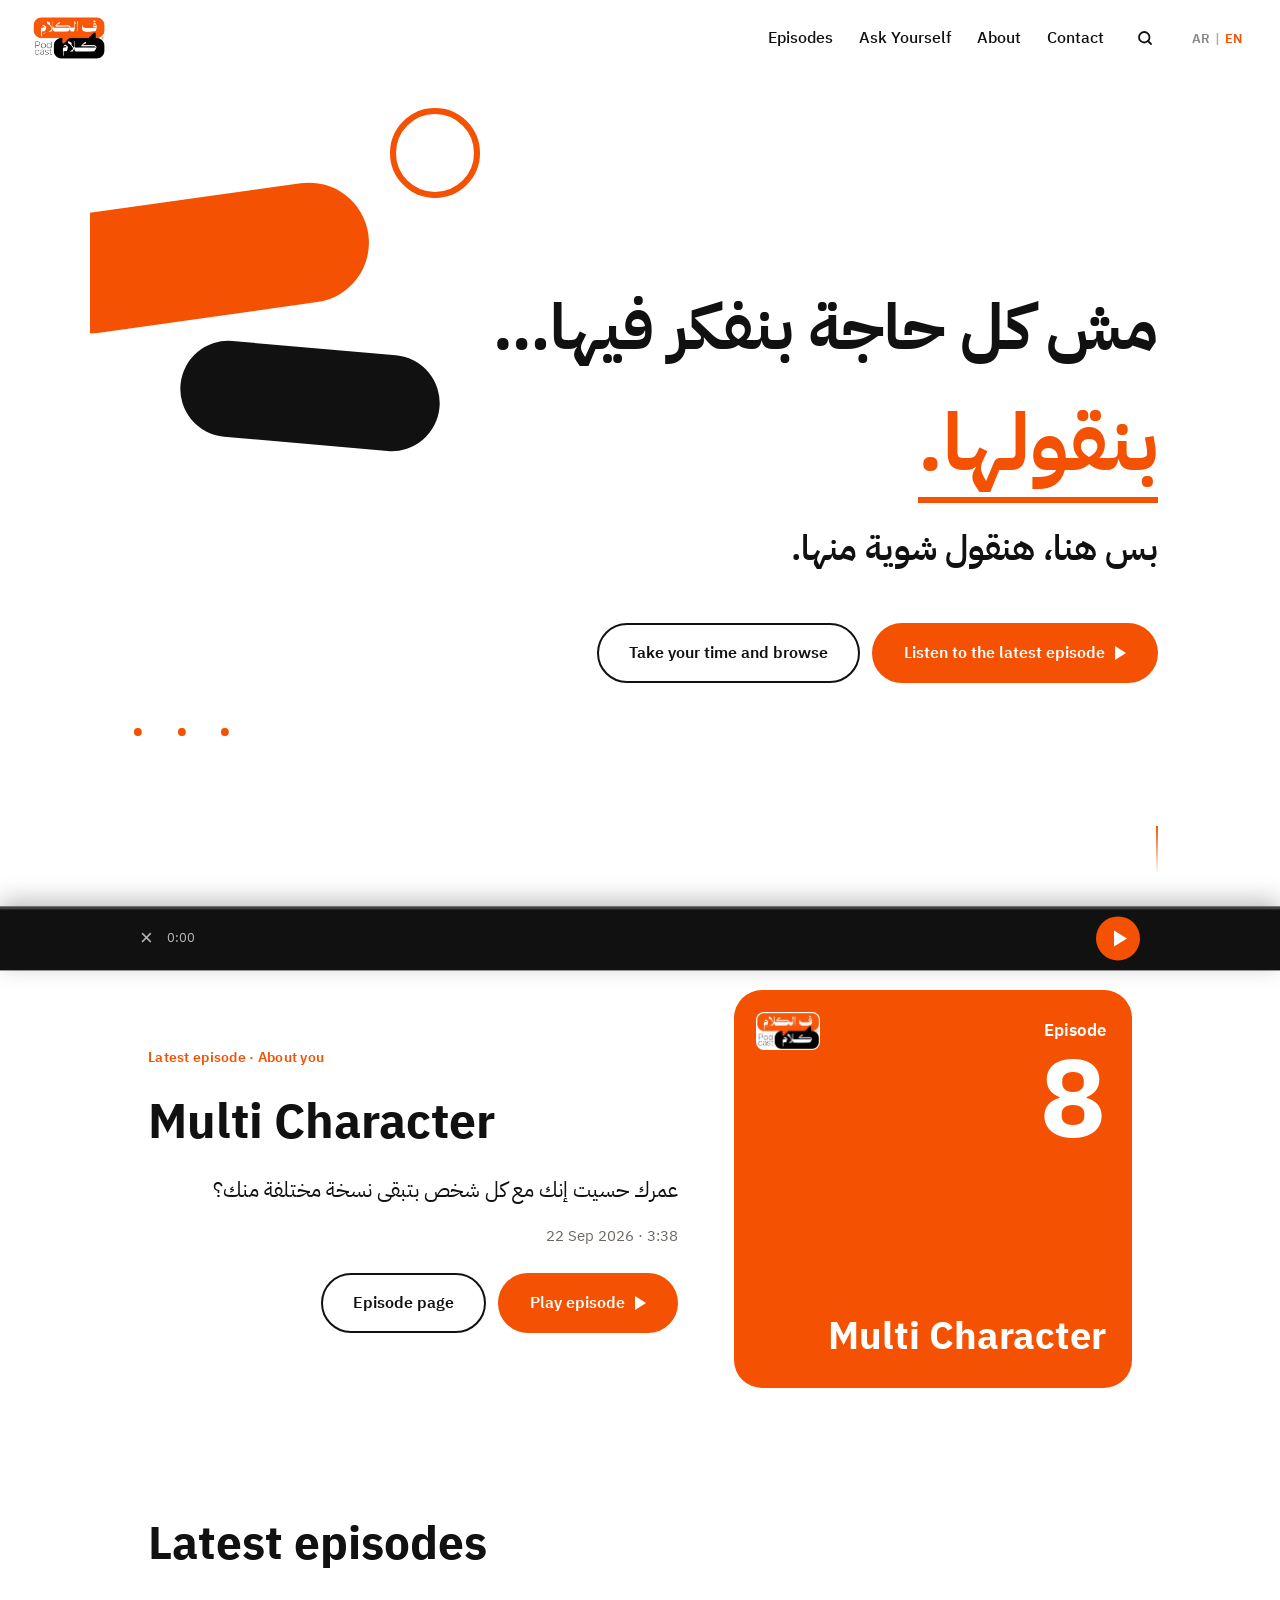
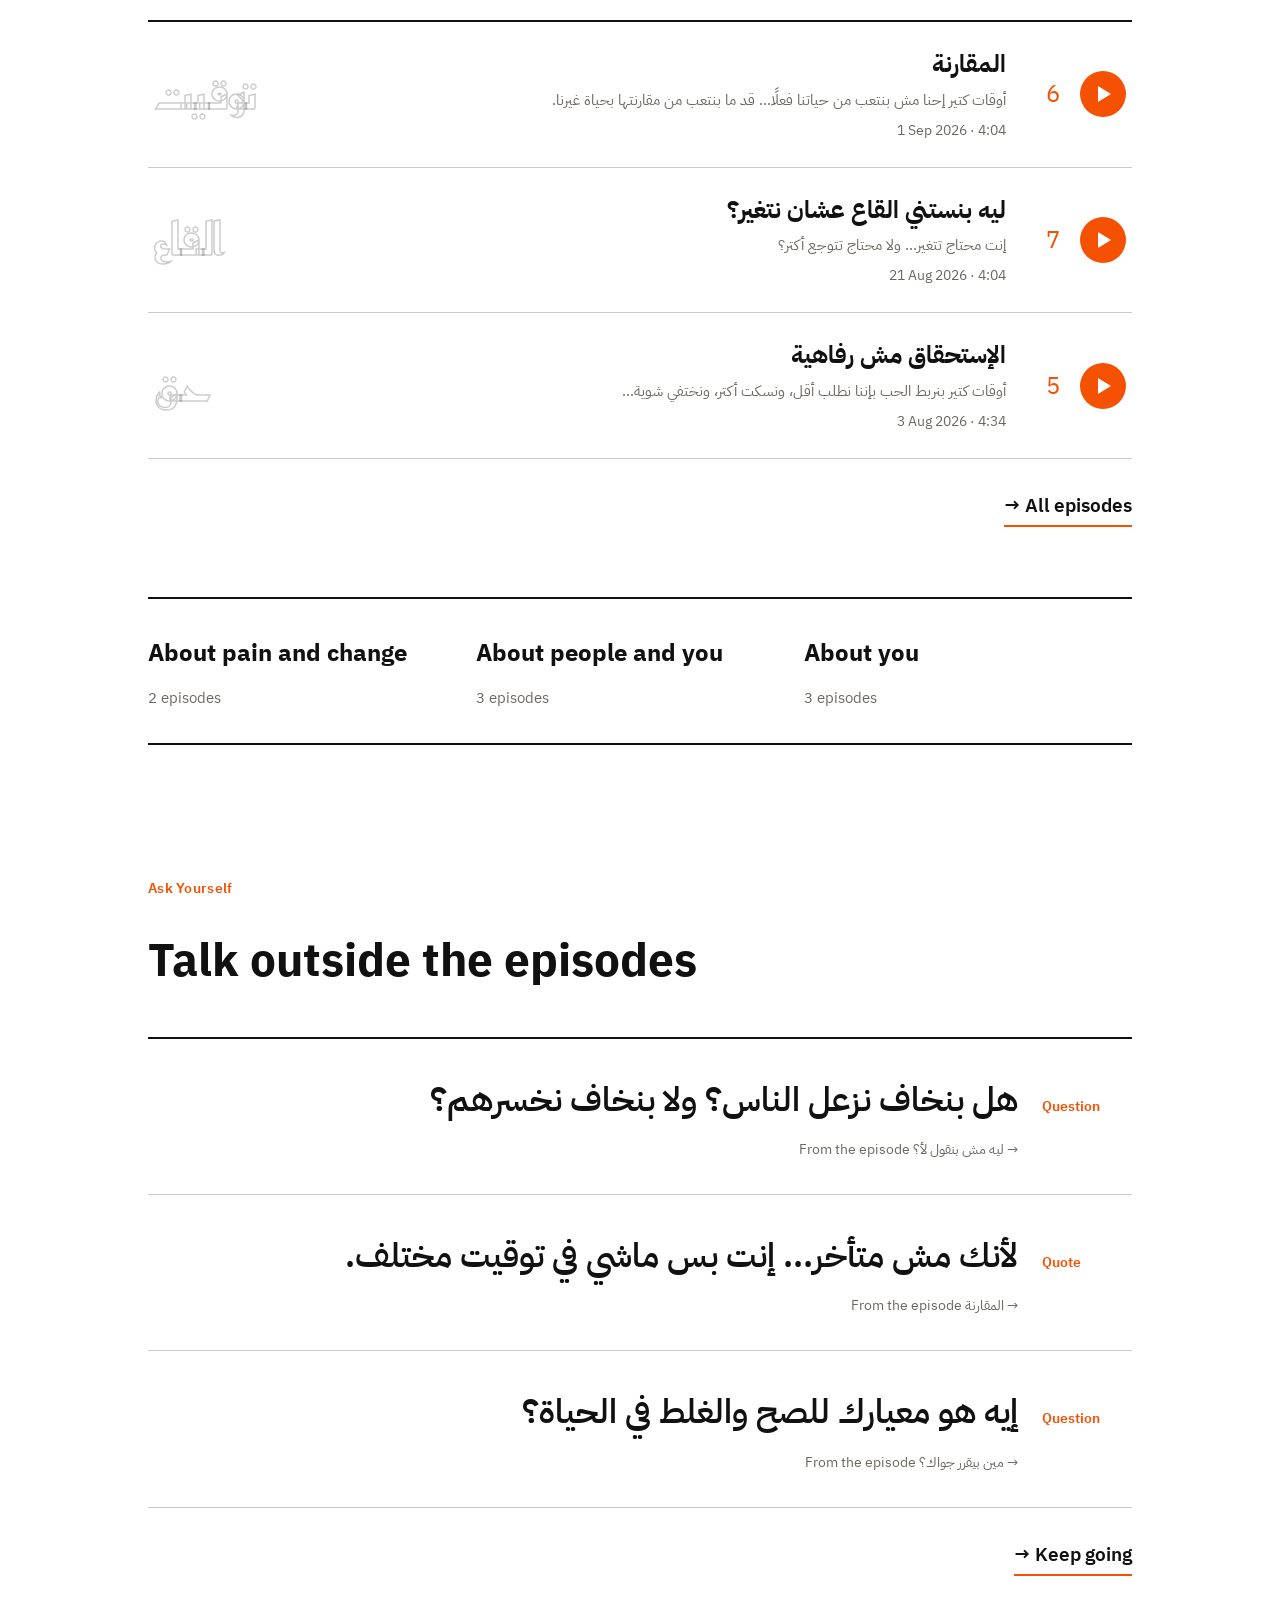
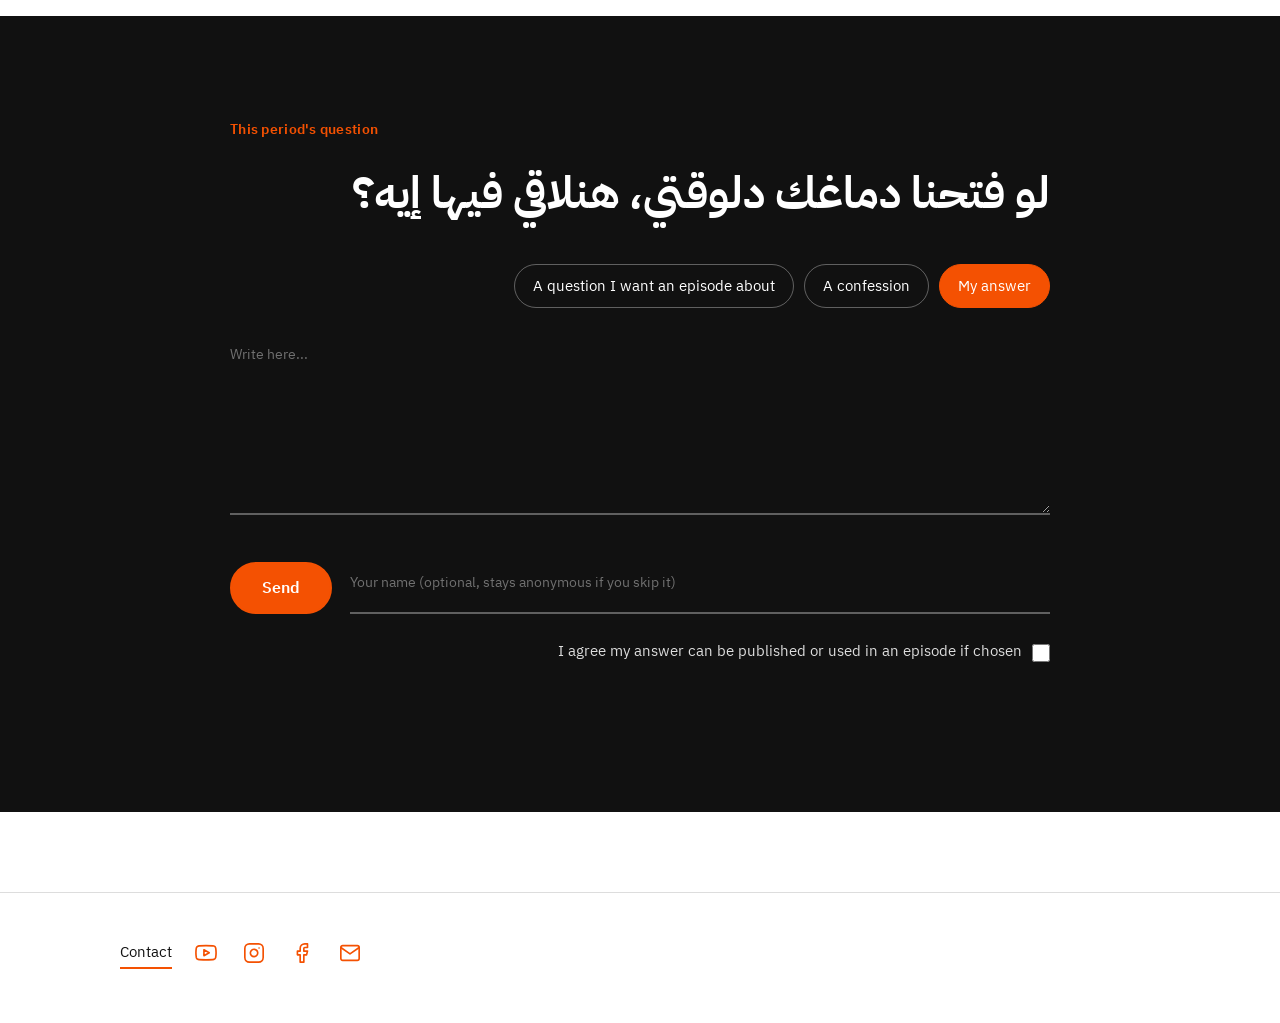
<file: index.html>
<!DOCTYPE html>
<html lang="ar" dir="rtl"><head><meta charset="utf-8"><meta name="viewport" content="width=device-width,initial-scale=1">
<title>ف الكلامِ كلام</title><meta name="description" content="ف الكلامِ كلام، بودكاست تقديم ملك فرج.">
<meta property="og:title" content="ف الكلامِ كلام"><meta property="og:image" content="logo.jpg"><link rel="icon" href="logo.jpg">
<link rel="preconnect" href="https://fonts.googleapis.com"><link rel="preconnect" href="https://fonts.gstatic.com" crossorigin>
<link href="https://fonts.googleapis.com/css2?family=IBM+Plex+Sans+Arabic:wght@400;500;600;700&family=Reem+Kufi:wght@500;600;700&display=swap" rel="stylesheet">
<link rel="stylesheet" href="style.css?v=46288c44"><script>document.documentElement.className="js";try{var q=location.search.match(/lang=(ar|en)/);if(q)localStorage.setItem("lang",q[1]);var L=localStorage.getItem("lang")||((navigator.language||"ar").slice(0,2)=="ar"?"ar":"en");document.documentElement.setAttribute("data-lang",L)}catch(e){}</script></head><body class="home">
<header class="top"><a class="lg" href="index.html" aria-label="ف الكلامِ كلام"><img src="logo-t.png" alt="ف الكلامِ كلام"></a>
<nav><a href="episodes.html">الحلقات</a><a href="space.html">اسأل نفسك</a><a href="about.html">عنّا</a><a href="contact.html">تواصل</a><a class="sr" href="episodes.html#q" aria-label="بحث"><svg width="18" height="18" viewBox="0 0 24 24" fill="none" stroke="currentColor" stroke-width="2.4" stroke-linecap="round"><circle cx="11" cy="11" r="7"/><path d="M20 20l-4-4"/></svg></a><button class="lsw" type="button" aria-label="Language"><b data-l="ar">AR</b><i>|</i><b data-l="en">EN</b></button></nav></header>
<main>
<section class="hero"><div class="pills" aria-hidden="true"><i class="pl1"></i><i class="pl2"></i><i class="pl3"></i><b class="dots">· · ·</b></div><img class="mark" src="logo-t.png" alt="">
<h1 class="split"><span class="l"><span class="w" style="--i:0">مش</span> <span class="w" style="--i:1">كل</span> <span class="w" style="--i:2">حاجة</span> <span class="w" style="--i:3">بنفكر</span> <span class="w" style="--i:4">فيها…</span> </span><span class="l o"><span class="w" style="--i:0">بنقولها.</span> </span><span class="l s"><span class="w" style="--i:0">بس</span> <span class="w" style="--i:1">هنا،</span> <span class="w" style="--i:2">هنقول</span> <span class="w" style="--i:3">شوية</span> <span class="w" style="--i:4">منها.</span> </span></h1>
<div class="cta"><button class="btn pri bp" data-play="8" data-src="audio/8.mp3" data-title="Multi Character" data-url="ep/8.html" aria-label="اسمع آخر حلقة Multi Character">اسمع آخر حلقة</button><a class="btn" href="episodes.html">ادخل واتفرج براحتك</a></div><div class="scroll" aria-hidden="true"></div></section>

<section class="feat rv"><div class="wrap fg">
<div class="art"><img src="logo.png" alt="" class="al"><span class="ak">الحلقة</span><span class="an">٨</span><span class="at">Multi Character</span></div>
<div class="fx"><small class="lab">آخر حلقة · عن نفسك</small><h2>Multi Character</h2><p>عمرك حسيت إنك مع كل شخص بتبقى نسخة مختلفة منك؟</p>
<div class="fm">٢٢ سبتمبر ٢٠٢٦ · ٣:٣٨</div>
<div class="cta2"><button class="btn pri bp" data-play="8" data-src="audio/8.mp3" data-title="Multi Character" data-url="ep/8.html" aria-label="شغّل Multi Character">شغّل الحلقة</button><a class="btn" href="ep/8.html">صفحة الحلقة</a></div></div></div></section>

<section class="blk rv"><div class="wrap"><h2 class="h">آخر الحلقات</h2><div class="rows"><article class="row" data-s="المقارنة أوقات كتير إحنا مش بنتعب من حياتنا فعلًا... قد ما بنتعب من مقارنتها بحياة غيرنا. عن الناس وعنك توقيت أوقات كتير إحنا مش بنتعب من حياتنا فعلًا... قد ما بنتعب من مقارنة حياتنا بحياة غيرنا. في الحلقة دي بنتكلم عن المقارنة، وإزاي ممكن تسرق فرحتنا وإنجازاتنا وإحساسنا بنفسنا، لمجرد إننا بنقيس رحلتنا برحلة شخص تاني. لأنك مش متأخر... إنت بس ماشي في توقيت مختلف."><button class="rp" data-play="6" data-src="audio/6.mp3" data-title="المقارنة" data-url="ep/6.html" aria-label="شغّل المقارنة"></button><span class="num">٦</span>
<a class="rt" href="ep/6.html"><b>المقارنة</b><i>أوقات كتير إحنا مش بنتعب من حياتنا فعلًا... قد ما بنتعب من مقارنتها بحياة غيرنا.</i><em>١ سبتمبر ٢٠٢٦ · ٤:٠٤</em></a><span class="rw" aria-hidden="true">توقيت</span></article><article class="row" data-s="ليه بنستني القاع عشان نتغير؟ إنت محتاج تتغير... ولا محتاج تتوجع أكتر؟ عن الوجع والتغيير القاع إنت محتاج تتغير... ولا محتاج تتوجع أكتر؟ ليه بنفضل مستنيين الوجع، والخسارة، أو الانهيار عشان ناخد خطوة كنا عارفين من زمان إننا محتاجين ناخدها؟ في الحلقة دي من &quot;ف الكلامِ كلام&quot; بنتكلم عن التغيير، والـ comfort zone، وليه أوقات بنستنى القاع عشان نبدأ نطلع. يمكن مش لازم الحياة تكسرك... عشان تسمعها."><button class="rp" data-play="7" data-src="audio/7.mp3" data-title="ليه بنستني القاع عشان نتغير؟" data-url="ep/7.html" aria-label="شغّل ليه بنستني القاع عشان نتغير؟"></button><span class="num">٧</span>
<a class="rt" href="ep/7.html"><b>ليه بنستني القاع عشان نتغير؟</b><i>إنت محتاج تتغير... ولا محتاج تتوجع أكتر؟</i><em>٢١ أغسطس ٢٠٢٦ · ٤:٠٤</em></a><span class="rw" aria-hidden="true">القاع</span></article><article class="row" data-s="الإستحقاق مش رفاهية أوقات كتير بنربط الحب بإننا نطلب أقل، ونسكت أكتر، ونختفي شوية… عن الناس وعنك حق في الحلقة دي من &quot;ف الكلامِ كلام&quot;، بنتكلم عن الاستحقاق الحقيقي، وإزاي أوقات كتير بنربط الحب بإننا نطلب أقل، ونسكت أكتر، ونختفي شوية… لحد ما ننسى إن لينا حق نوجد براحتنا."><button class="rp" data-play="5" data-src="audio/5.mp3" data-title="الإستحقاق مش رفاهية" data-url="ep/5.html" aria-label="شغّل الإستحقاق مش رفاهية"></button><span class="num">٥</span>
<a class="rt" href="ep/5.html"><b>الإستحقاق مش رفاهية</b><i>أوقات كتير بنربط الحب بإننا نطلب أقل، ونسكت أكتر، ونختفي شوية…</i><em>٣ أغسطس ٢٠٢٦ · ٤:٣٤</em></a><span class="rw" aria-hidden="true">حق</span></article></div>
<a class="all" href="episodes.html">كل الحلقات ←</a>
<div class="tps"><a class="tp" href="episodes.html#topics"><span>عن نفسك</span><b>٣ حلقات</b></a><a class="tp" href="episodes.html#topics"><span>عن الناس وعنك</span><b>٣ حلقات</b></a><a class="tp" href="episodes.html#topics"><span>عن الوجع والتغيير</span><b>٢ حلقات</b></a></div></div></section>

<section class="blk rv"><div class="wrap"><small class="lab">اسأل نفسك</small><h2 class="h">كلام برا الحلقات</h2><ul class="tqs"><li class="tq"><small>سؤال</small><p>هل بنخاف نزعل الناس؟ ولا بنخاف نخسرهم؟</p><a href="ep/3.html">من حلقة ليه مش بنقول لأ؟ ←</a></li><li class="tq"><small>اقتباس</small><p>لأنك مش متأخر... إنت بس ماشي في توقيت مختلف.</p><a href="ep/6.html">من حلقة المقارنة ←</a></li><li class="tq"><small>سؤال</small><p>إيه هو معيارك للصح والغلط في الحياة؟</p><a href="ep/4.html">من حلقة مين بيقرر جواك؟ ←</a></li></ul>
<a class="all" href="space.html">كمّل ←</a></div></section>

<section class="ask rv" id="ask"><div class="in"><small class="lab">سؤال الفترة دي</small>
<h2 id="pq" data-launch="" data-q="[&quot;لو فتحنا دماغك دلوقتي، هنلاقي فيها إيه؟&quot;]">لو فتحنا دماغك دلوقتي، هنلاقي فيها إيه؟</h2><form id="askf" class="wf" novalidate><input type="hidden" name="access_key" value="17dd370f-7696-4c4a-8284-6de02bf9505d"><input type="hidden" name="subject" value="سؤال الفترة دي - ف الكلامِ كلام">
<input type="checkbox" name="botcheck" class="hp" tabindex="-1" autocomplete="off">
<div class="types" role="radiogroup"><label><input type="radio" name="type" value="إجابة" checked><span>إجابتي</span></label><label><input type="radio" name="type" value="اعتراف"><span>اعتراف</span></label><label><input type="radio" name="type" value="حلقة نفسي أسمع عنها"><span>سؤال نفسي أسمع عنه حلقة</span></label></div>
<textarea name="message" rows="4" required placeholder="اكتب هنا..." aria-label="إجابتك"></textarea>
<div class="rowf"><input name="name" placeholder="اسمك (لو حابب، ولو مكتبتش هتفضل مجهول)" autocomplete="off"><button class="btn pri" type="submit">ابعت</button></div>
<label class="cons"><input type="checkbox" name="consent" value="yes"><span>موافق إن إجابتي تتنشر أو تتستخدم في حلقة لو اتختارت</span></label>
<p class="msg" role="status" aria-live="polite"></p></form></div></section></main><footer><div class="fw"><span class="fl"><a href="contact.html">تواصل</a><a class="ic" href="https://www.youtube.com/@inspeechtalkk" target="_blank" rel="noopener"><svg viewBox="0 0 24 24" width="22" height="22" fill="none" stroke="currentColor" stroke-width="1.8" stroke-linecap="round" stroke-linejoin="round" aria-hidden="true"><path d="M22.54 6.42a2.78 2.78 0 0 0-1.94-2C18.88 4 12 4 12 4s-6.88 0-8.6.46a2.78 2.78 0 0 0-1.94 2A29 29 0 0 0 1 11.75a29 29 0 0 0 .46 5.33A2.78 2.78 0 0 0 3.4 19c1.72.46 8.6.46 8.6.46s6.88 0 8.6-.46a2.78 2.78 0 0 0 1.94-2 29 29 0 0 0 .46-5.25 29 29 0 0 0-.46-5.33z"/><path d="M9.75 15.02 15.5 11.75 9.75 8.48z"/></svg><span class="vh" style="position:absolute;width:1px;height:1px;overflow:hidden;clip:rect(0 0 0 0);white-space:nowrap">يوتيوب</span></a><a class="ic" href="https://www.instagram.com/inspeechtalk" target="_blank" rel="noopener"><svg viewBox="0 0 24 24" width="22" height="22" fill="none" stroke="currentColor" stroke-width="1.8" stroke-linecap="round" stroke-linejoin="round" aria-hidden="true"><rect x="2" y="2" width="20" height="20" rx="5"/><path d="M16 11.37A4 4 0 1 1 12.63 8 4 4 0 0 1 16 11.37z"/><path d="M17.5 6.5h.01"/></svg><span class="vh" style="position:absolute;width:1px;height:1px;overflow:hidden;clip:rect(0 0 0 0);white-space:nowrap">إنستجرام</span></a><a class="ic" href="https://www.facebook.com/share/1BJq657VJj/" target="_blank" rel="noopener"><svg viewBox="0 0 24 24" width="22" height="22" fill="none" stroke="currentColor" stroke-width="1.8" stroke-linecap="round" stroke-linejoin="round" aria-hidden="true"><path d="M18 2h-3a5 5 0 0 0-5 5v3H7v4h3v8h4v-8h3l1-4h-4V7a1 1 0 0 1 1-1h3z"/></svg><span class="vh" style="position:absolute;width:1px;height:1px;overflow:hidden;clip:rect(0 0 0 0);white-space:nowrap">فيسبوك</span></a><a class="ic" href="mailto:felklamiklam@gmail.com"><svg viewBox="0 0 24 24" width="22" height="22" fill="none" stroke="currentColor" stroke-width="1.8" stroke-linecap="round" stroke-linejoin="round" aria-hidden="true"><path d="M4 4h16c1.1 0 2 .9 2 2v12c0 1.1-.9 2-2 2H4c-1.1 0-2-.9-2-2V6c0-1.1.9-2 2-2z"/><path d="m22 6-10 7L2 6"/></svg><span class="vh" style="position:absolute;width:1px;height:1px;overflow:hidden;clip:rect(0 0 0 0);white-space:nowrap">جيميل</span></a></span></div></footer>
<script src="app.js?v=46288c44" defer></script><script src="i18n.js?v=46288c44" defer></script></body></html>
</file>
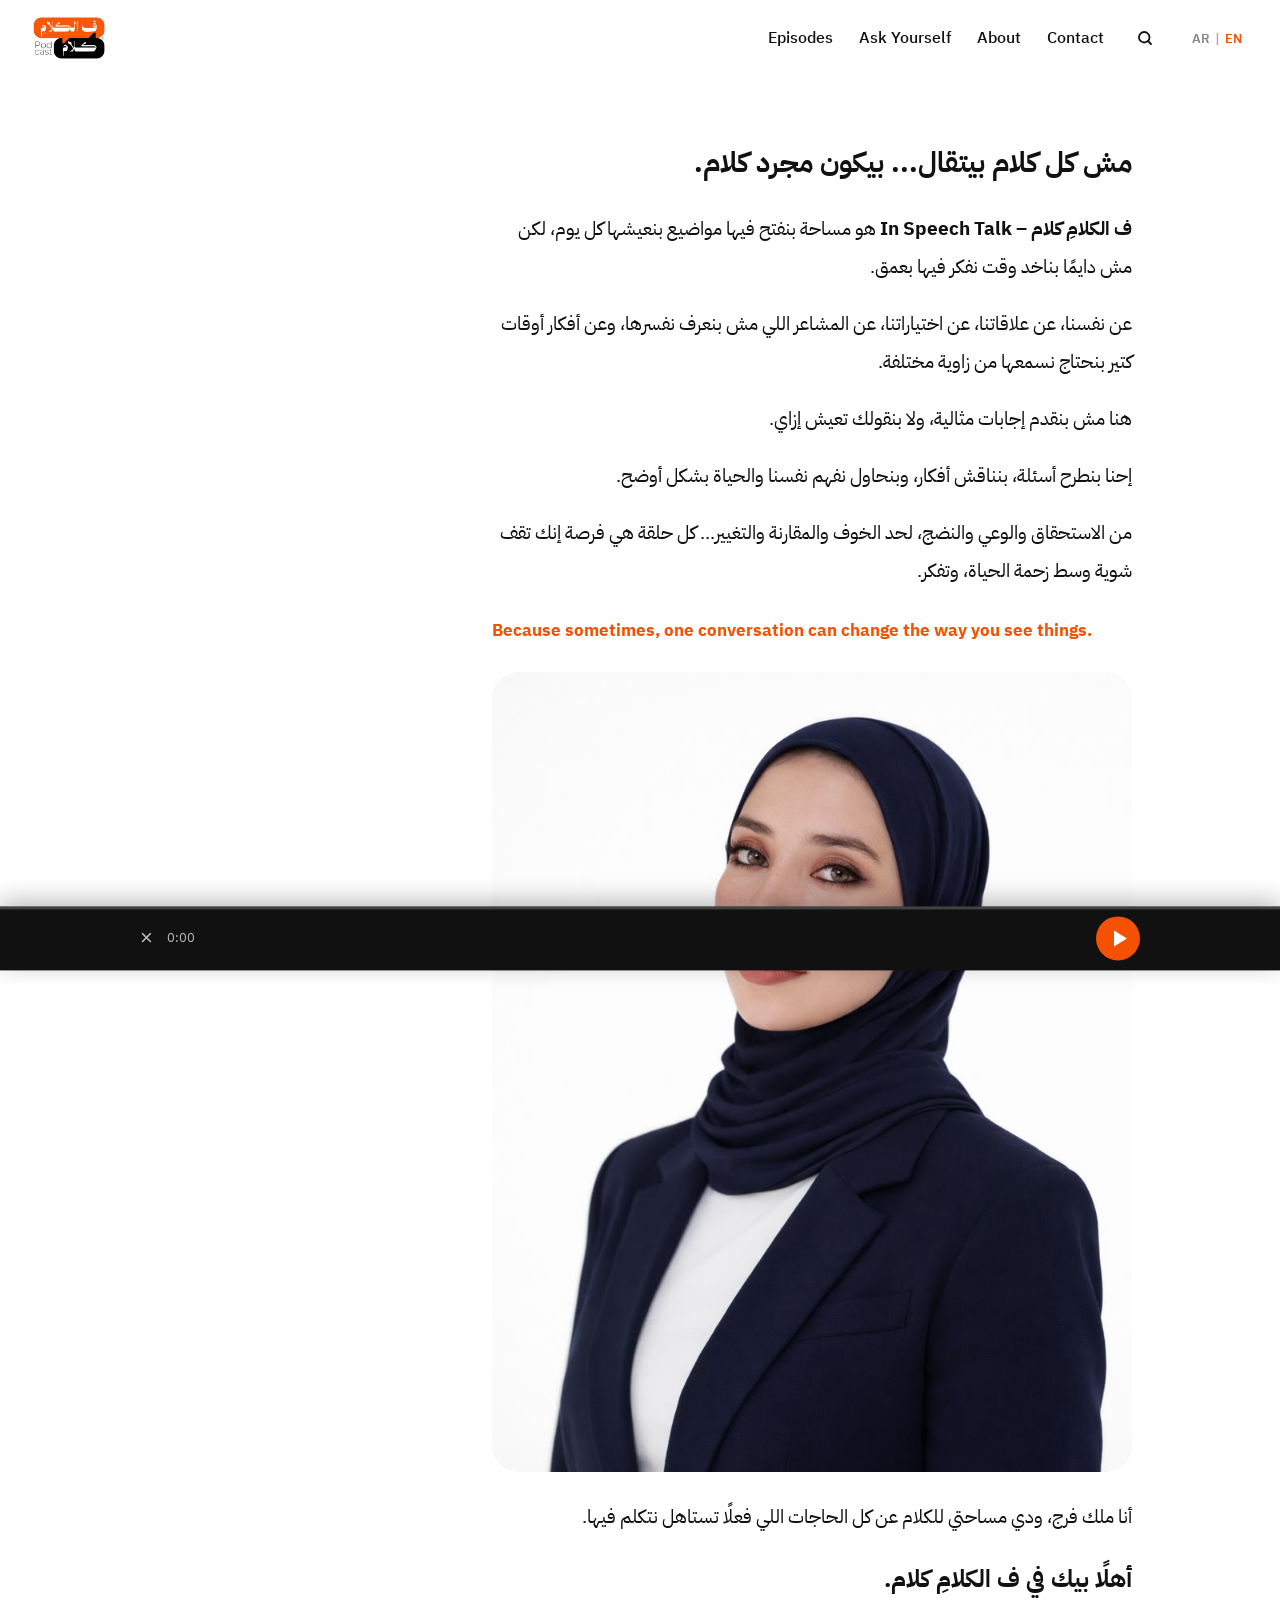
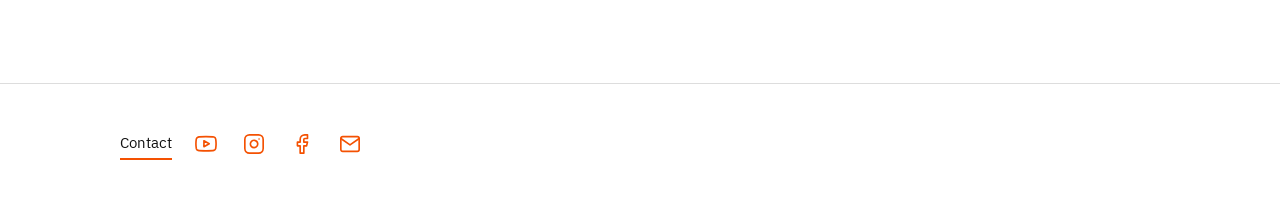
<file: about.html>
<!DOCTYPE html>
<html lang="ar" dir="rtl"><head><meta charset="utf-8"><meta name="viewport" content="width=device-width,initial-scale=1">
<title>عنّا | ف الكلامِ كلام</title><meta name="description" content="ف الكلامِ كلام، بودكاست تقديم ملك فرج.">
<meta property="og:title" content="عنّا | ف الكلامِ كلام"><meta property="og:image" content="logo.jpg"><link rel="icon" href="logo.jpg">
<link rel="preconnect" href="https://fonts.googleapis.com"><link rel="preconnect" href="https://fonts.gstatic.com" crossorigin>
<link href="https://fonts.googleapis.com/css2?family=IBM+Plex+Sans+Arabic:wght@400;500;600;700&family=Reem+Kufi:wght@500;600;700&display=swap" rel="stylesheet">
<link rel="stylesheet" href="style.css?v=46288c44"><script>document.documentElement.className="js";try{var q=location.search.match(/lang=(ar|en)/);if(q)localStorage.setItem("lang",q[1]);var L=localStorage.getItem("lang")||((navigator.language||"ar").slice(0,2)=="ar"?"ar":"en");document.documentElement.setAttribute("data-lang",L)}catch(e){}</script></head><body class="about">
<header class="top"><a class="lg" href="index.html" aria-label="ف الكلامِ كلام"><img src="logo-t.png" alt="ف الكلامِ كلام"></a>
<nav><a href="episodes.html">الحلقات</a><a href="space.html">اسأل نفسك</a><a href="about.html">عنّا</a><a href="contact.html">تواصل</a><a class="sr" href="episodes.html#q" aria-label="بحث"><svg width="18" height="18" viewBox="0 0 24 24" fill="none" stroke="currentColor" stroke-width="2.4" stroke-linecap="round"><circle cx="11" cy="11" r="7"/><path d="M20 20l-4-4"/></svg></a><button class="lsw" type="button" aria-label="Language"><b data-l="ar">AR</b><i>|</i><b data-l="en">EN</b></button></nav></header>
<main><section class="wrap pg"><div class="ab2">
<p class="lead"><b>مش كل كلام بيتقال... بيكون مجرد كلام.</b></p>
<p><b>ف الكلامِ كلام – In Speech Talk</b> هو مساحة بنفتح فيها مواضيع بنعيشها كل يوم، لكن مش دايمًا بناخد وقت نفكر فيها بعمق.</p>
<p>عن نفسنا، عن علاقاتنا، عن اختياراتنا، عن المشاعر اللي مش بنعرف نفسرها، وعن أفكار أوقات كتير بنحتاج نسمعها من زاوية مختلفة.</p>
<p>هنا مش بنقدم إجابات مثالية، ولا بنقولك تعيش إزاي.</p>
<p>إحنا بنطرح أسئلة، بنناقش أفكار، وبنحاول نفهم نفسنا والحياة بشكل أوضح.</p>
<p>من الاستحقاق والوعي والنضج، لحد الخوف والمقارنة والتغيير... كل حلقة هي فرصة إنك تقف شوية وسط زحمة الحياة، وتفكر.</p>
<p class="en" dir="ltr"><b>Because sometimes, one conversation can change the way you see things.</b></p>
<figure class="who2"><div class="ph"><img src="malak.jpg" alt="ملك فرج"></div></figure>
<p>أنا ملك فرج، ودي مساحتي للكلام عن كل الحاجات اللي فعلًا تستاهل نتكلم فيها.</p>
<p class="wel"><b>أهلًا بيك في ف الكلامِ كلام.</b></p>
</div></section></main><footer><div class="fw"><span class="fl"><a href="contact.html">تواصل</a><a class="ic" href="https://www.youtube.com/@inspeechtalkk" target="_blank" rel="noopener"><svg viewBox="0 0 24 24" width="22" height="22" fill="none" stroke="currentColor" stroke-width="1.8" stroke-linecap="round" stroke-linejoin="round" aria-hidden="true"><path d="M22.54 6.42a2.78 2.78 0 0 0-1.94-2C18.88 4 12 4 12 4s-6.88 0-8.6.46a2.78 2.78 0 0 0-1.94 2A29 29 0 0 0 1 11.75a29 29 0 0 0 .46 5.33A2.78 2.78 0 0 0 3.4 19c1.72.46 8.6.46 8.6.46s6.88 0 8.6-.46a2.78 2.78 0 0 0 1.94-2 29 29 0 0 0 .46-5.25 29 29 0 0 0-.46-5.33z"/><path d="M9.75 15.02 15.5 11.75 9.75 8.48z"/></svg><span class="vh" style="position:absolute;width:1px;height:1px;overflow:hidden;clip:rect(0 0 0 0);white-space:nowrap">يوتيوب</span></a><a class="ic" href="https://www.instagram.com/inspeechtalk" target="_blank" rel="noopener"><svg viewBox="0 0 24 24" width="22" height="22" fill="none" stroke="currentColor" stroke-width="1.8" stroke-linecap="round" stroke-linejoin="round" aria-hidden="true"><rect x="2" y="2" width="20" height="20" rx="5"/><path d="M16 11.37A4 4 0 1 1 12.63 8 4 4 0 0 1 16 11.37z"/><path d="M17.5 6.5h.01"/></svg><span class="vh" style="position:absolute;width:1px;height:1px;overflow:hidden;clip:rect(0 0 0 0);white-space:nowrap">إنستجرام</span></a><a class="ic" href="https://www.facebook.com/share/1BJq657VJj/" target="_blank" rel="noopener"><svg viewBox="0 0 24 24" width="22" height="22" fill="none" stroke="currentColor" stroke-width="1.8" stroke-linecap="round" stroke-linejoin="round" aria-hidden="true"><path d="M18 2h-3a5 5 0 0 0-5 5v3H7v4h3v8h4v-8h3l1-4h-4V7a1 1 0 0 1 1-1h3z"/></svg><span class="vh" style="position:absolute;width:1px;height:1px;overflow:hidden;clip:rect(0 0 0 0);white-space:nowrap">فيسبوك</span></a><a class="ic" href="mailto:felklamiklam@gmail.com"><svg viewBox="0 0 24 24" width="22" height="22" fill="none" stroke="currentColor" stroke-width="1.8" stroke-linecap="round" stroke-linejoin="round" aria-hidden="true"><path d="M4 4h16c1.1 0 2 .9 2 2v12c0 1.1-.9 2-2 2H4c-1.1 0-2-.9-2-2V6c0-1.1.9-2 2-2z"/><path d="m22 6-10 7L2 6"/></svg><span class="vh" style="position:absolute;width:1px;height:1px;overflow:hidden;clip:rect(0 0 0 0);white-space:nowrap">جيميل</span></a></span></div></footer>
<script src="app.js?v=46288c44" defer></script><script src="i18n.js?v=46288c44" defer></script></body></html>
</file>
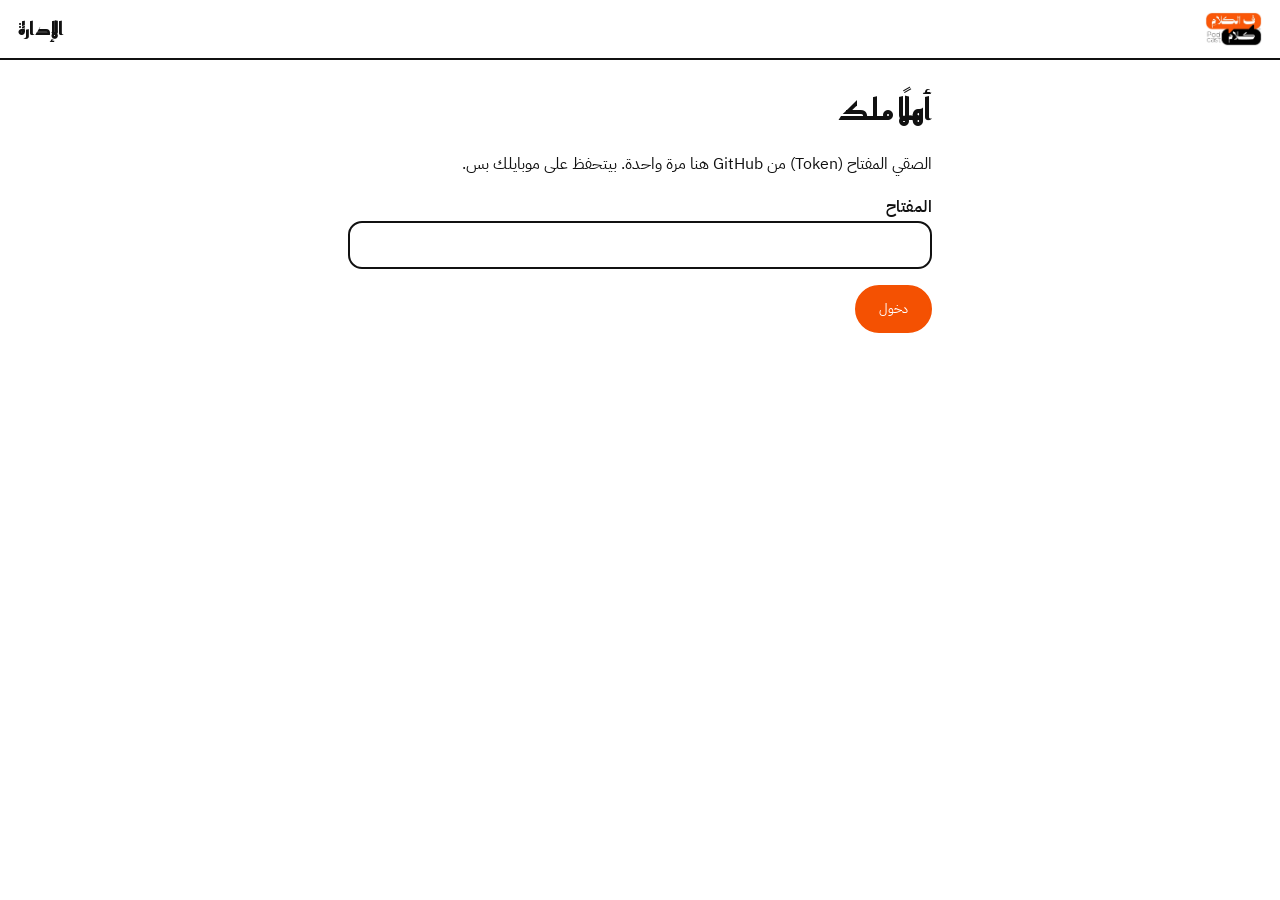
<file: admin.html>
<!DOCTYPE html>
<html lang="ar" dir="rtl"><head><meta charset="utf-8"><meta name="viewport" content="width=device-width,initial-scale=1"><meta name="robots" content="noindex,nofollow">
<title>الإدارة | ف الكلامِ كلام</title><link rel="icon" href="logo.jpg">
<link href="https://fonts.googleapis.com/css2?family=IBM+Plex+Sans+Arabic:wght@400;500;600;700&family=Reem+Kufi:wght@500;600;700&display=swap" rel="stylesheet">
<style>
:root{--or:#F45102;--ink:#111;--g:#f3f3f3;--m:#6b6b6b}
*{box-sizing:border-box}body{margin:0;font-family:"IBM Plex Sans Arabic",sans-serif;color:var(--ink);background:#fff;line-height:1.7}
header{display:flex;align-items:center;justify-content:space-between;padding:12px 18px;border-bottom:2px solid var(--ink)}header img{height:34px}header b{font-family:"Reem Kufi",sans-serif;font-size:18px}
main{max-width:620px;margin:0 auto;padding:18px}
.tabs{display:flex;gap:8px;margin-bottom:18px}.tabs button{flex:1;padding:10px;border:2px solid var(--ink);background:#fff;border-radius:999px;font:600 15px inherit;font-family:inherit;cursor:pointer}.tabs button.on{background:var(--ink);color:#fff}
h1{font-family:"Reem Kufi",sans-serif;font-size:30px;margin:6px 0 14px}h2{font-size:20px;margin:0 0 8px}
.btn{display:inline-block;padding:12px 22px;border-radius:999px;border:2px solid var(--ink);background:#fff;font:600 16px inherit;font-family:inherit;cursor:pointer;color:var(--ink)}.btn.pri{background:var(--or);border-color:var(--or);color:#fff}.btn.sm{padding:6px 14px;font-size:14px}.btn[disabled]{opacity:.5}
.card{border:2px solid var(--ink);border-radius:20px;padding:14px 16px;margin-bottom:12px;display:flex;gap:12px;align-items:center}.card .n{font-family:"Reem Kufi",sans-serif;font-size:34px;color:var(--or);min-width:40px;text-align:center}.card .t{flex:1}.card .t b{display:block;font-size:17px}.card .t small{color:var(--m)}
.pill{display:inline-block;font-size:12px;font-weight:600;padding:1px 10px;border-radius:999px;background:var(--ink);color:#fff}.pill.d{background:var(--g);color:var(--m)}
.acts{display:flex;flex-direction:column;gap:6px}
label{display:block;font-weight:600;margin:14px 0 4px}label small{font-weight:400;color:var(--m);display:block;line-height:1.5}
input,select,textarea{width:100%;font:16px inherit;font-family:inherit;padding:12px 14px;border:2px solid var(--ink);border-radius:14px;background:#fff;color:var(--ink)}textarea{min-height:110px}
input[readonly]{background:var(--g)}
.msg{margin:14px 0;padding:12px 14px;border-radius:14px;background:var(--g)}.msg.err{background:#fde8e1;color:#a23100}.msg.ok{background:#e8f6ec;color:#1b6b34}
.row2{display:flex;gap:10px}.row2>*{flex:1}.top{display:flex;justify-content:space-between;align-items:center}
.card.qc{flex-wrap:wrap}.card.qc .t{min-width:60%}.card.qc .acts{flex-direction:row;flex-wrap:wrap;width:100%;gap:8px}.card.qc .acts .btn[disabled]{opacity:.35}
.muted{color:var(--m);font-size:14px}
</style></head><body>
<header><img src="logo-t.png" alt=""><b>الإدارة</b></header>
<main id="app"></main>
<script src="admin.js"></script></body></html>
</file>
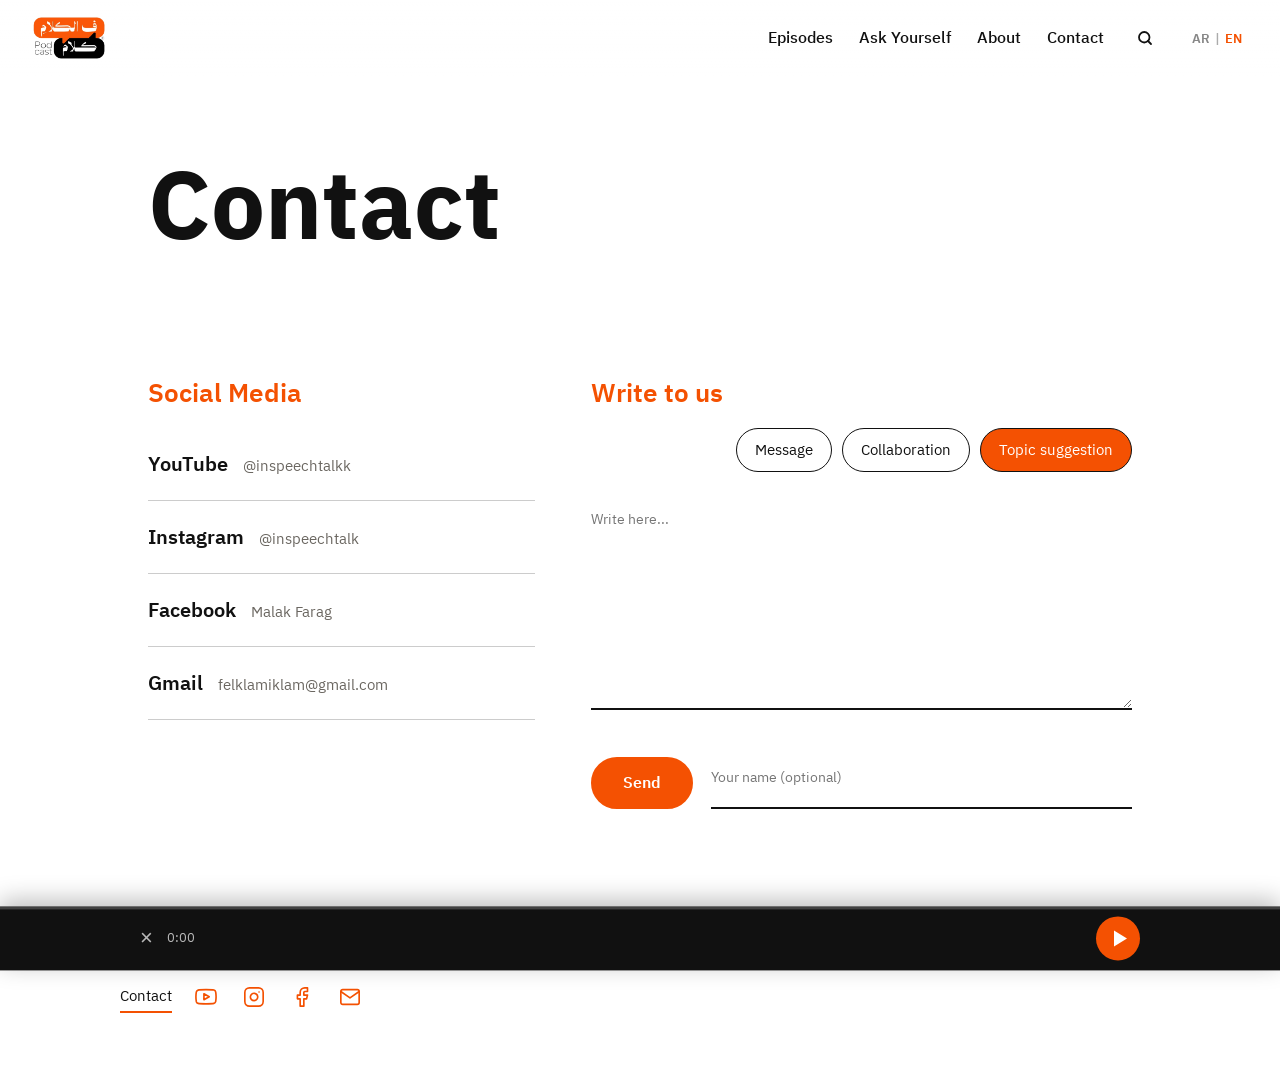
<file: contact.html>
<!DOCTYPE html>
<html lang="ar" dir="rtl"><head><meta charset="utf-8"><meta name="viewport" content="width=device-width,initial-scale=1">
<title>تواصل | ف الكلامِ كلام</title><meta name="description" content="ف الكلامِ كلام، بودكاست تقديم ملك فرج.">
<meta property="og:title" content="تواصل | ف الكلامِ كلام"><meta property="og:image" content="logo.jpg"><link rel="icon" href="logo.jpg">
<link rel="preconnect" href="https://fonts.googleapis.com"><link rel="preconnect" href="https://fonts.gstatic.com" crossorigin>
<link href="https://fonts.googleapis.com/css2?family=IBM+Plex+Sans+Arabic:wght@400;500;600;700&family=Reem+Kufi:wght@500;600;700&display=swap" rel="stylesheet">
<link rel="stylesheet" href="style.css?v=46288c44"><script>document.documentElement.className="js";try{var q=location.search.match(/lang=(ar|en)/);if(q)localStorage.setItem("lang",q[1]);var L=localStorage.getItem("lang")||((navigator.language||"ar").slice(0,2)=="ar"?"ar":"en");document.documentElement.setAttribute("data-lang",L)}catch(e){}</script></head><body class="contact">
<header class="top"><a class="lg" href="index.html" aria-label="ف الكلامِ كلام"><img src="logo-t.png" alt="ف الكلامِ كلام"></a>
<nav><a href="episodes.html">الحلقات</a><a href="space.html">اسأل نفسك</a><a href="about.html">عنّا</a><a href="contact.html">تواصل</a><a class="sr" href="episodes.html#q" aria-label="بحث"><svg width="18" height="18" viewBox="0 0 24 24" fill="none" stroke="currentColor" stroke-width="2.4" stroke-linecap="round"><circle cx="11" cy="11" r="7"/><path d="M20 20l-4-4"/></svg></a><button class="lsw" type="button" aria-label="Language"><b data-l="ar">AR</b><i>|</i><b data-l="en">EN</b></button></nav></header>
<main><section class="wrap pg"><h1 class="big">تواصل</h1>
<div class="cg"><div><h2 class="tt">ابعتلنا</h2>
<form id="cf" class="wf light" novalidate><input type="hidden" name="access_key" value="17dd370f-7696-4c4a-8284-6de02bf9505d"><input type="hidden" name="subject" value="رسالة من الموقع - ف الكلامِ كلام">
<input type="checkbox" name="botcheck" class="hp" tabindex="-1" autocomplete="off">
<div class="types" role="radiogroup"><label><input type="radio" name="type" value="اقتراح موضوع" checked><span>اقتراح موضوع</span></label><label><input type="radio" name="type" value="تعاون"><span>تعاون</span></label><label><input type="radio" name="type" value="رسالة"><span>رسالة</span></label></div>
<textarea name="message" rows="5" required placeholder="اكتب هنا..." aria-label="رسالتك"></textarea>
<div class="rowf"><input name="name" placeholder="اسمك (اختياري)" autocomplete="off"><button class="btn pri" type="submit">ابعت</button></div>
<p class="msg" role="status" aria-live="polite"></p></form></div>
<div><h2 class="tt ctt">التواصل</h2><ul class="soc"><li><a href="https://www.youtube.com/@inspeechtalkk" target="_blank" rel="noopener">يوتيوب <span>@inspeechtalkk</span></a></li><li><a href="https://www.instagram.com/inspeechtalk" target="_blank" rel="noopener">إنستجرام <span>@inspeechtalk</span></a></li><li><a href="https://www.facebook.com/share/1BJq657VJj/" target="_blank" rel="noopener">فيسبوك <span>Malak Farag</span></a></li><li><a href="mailto:felklamiklam@gmail.com">جيميل <span>felklamiklam@gmail.com</span></a></li></ul></div></div></section></main><footer><div class="fw"><span class="fl"><a href="contact.html">تواصل</a><a class="ic" href="https://www.youtube.com/@inspeechtalkk" target="_blank" rel="noopener"><svg viewBox="0 0 24 24" width="22" height="22" fill="none" stroke="currentColor" stroke-width="1.8" stroke-linecap="round" stroke-linejoin="round" aria-hidden="true"><path d="M22.54 6.42a2.78 2.78 0 0 0-1.94-2C18.88 4 12 4 12 4s-6.88 0-8.6.46a2.78 2.78 0 0 0-1.94 2A29 29 0 0 0 1 11.75a29 29 0 0 0 .46 5.33A2.78 2.78 0 0 0 3.4 19c1.72.46 8.6.46 8.6.46s6.88 0 8.6-.46a2.78 2.78 0 0 0 1.94-2 29 29 0 0 0 .46-5.25 29 29 0 0 0-.46-5.33z"/><path d="M9.75 15.02 15.5 11.75 9.75 8.48z"/></svg><span class="vh" style="position:absolute;width:1px;height:1px;overflow:hidden;clip:rect(0 0 0 0);white-space:nowrap">يوتيوب</span></a><a class="ic" href="https://www.instagram.com/inspeechtalk" target="_blank" rel="noopener"><svg viewBox="0 0 24 24" width="22" height="22" fill="none" stroke="currentColor" stroke-width="1.8" stroke-linecap="round" stroke-linejoin="round" aria-hidden="true"><rect x="2" y="2" width="20" height="20" rx="5"/><path d="M16 11.37A4 4 0 1 1 12.63 8 4 4 0 0 1 16 11.37z"/><path d="M17.5 6.5h.01"/></svg><span class="vh" style="position:absolute;width:1px;height:1px;overflow:hidden;clip:rect(0 0 0 0);white-space:nowrap">إنستجرام</span></a><a class="ic" href="https://www.facebook.com/share/1BJq657VJj/" target="_blank" rel="noopener"><svg viewBox="0 0 24 24" width="22" height="22" fill="none" stroke="currentColor" stroke-width="1.8" stroke-linecap="round" stroke-linejoin="round" aria-hidden="true"><path d="M18 2h-3a5 5 0 0 0-5 5v3H7v4h3v8h4v-8h3l1-4h-4V7a1 1 0 0 1 1-1h3z"/></svg><span class="vh" style="position:absolute;width:1px;height:1px;overflow:hidden;clip:rect(0 0 0 0);white-space:nowrap">فيسبوك</span></a><a class="ic" href="mailto:felklamiklam@gmail.com"><svg viewBox="0 0 24 24" width="22" height="22" fill="none" stroke="currentColor" stroke-width="1.8" stroke-linecap="round" stroke-linejoin="round" aria-hidden="true"><path d="M4 4h16c1.1 0 2 .9 2 2v12c0 1.1-.9 2-2 2H4c-1.1 0-2-.9-2-2V6c0-1.1.9-2 2-2z"/><path d="m22 6-10 7L2 6"/></svg><span class="vh" style="position:absolute;width:1px;height:1px;overflow:hidden;clip:rect(0 0 0 0);white-space:nowrap">جيميل</span></a></span></div></footer>
<script src="app.js?v=46288c44" defer></script><script src="i18n.js?v=46288c44" defer></script></body></html>
</file>
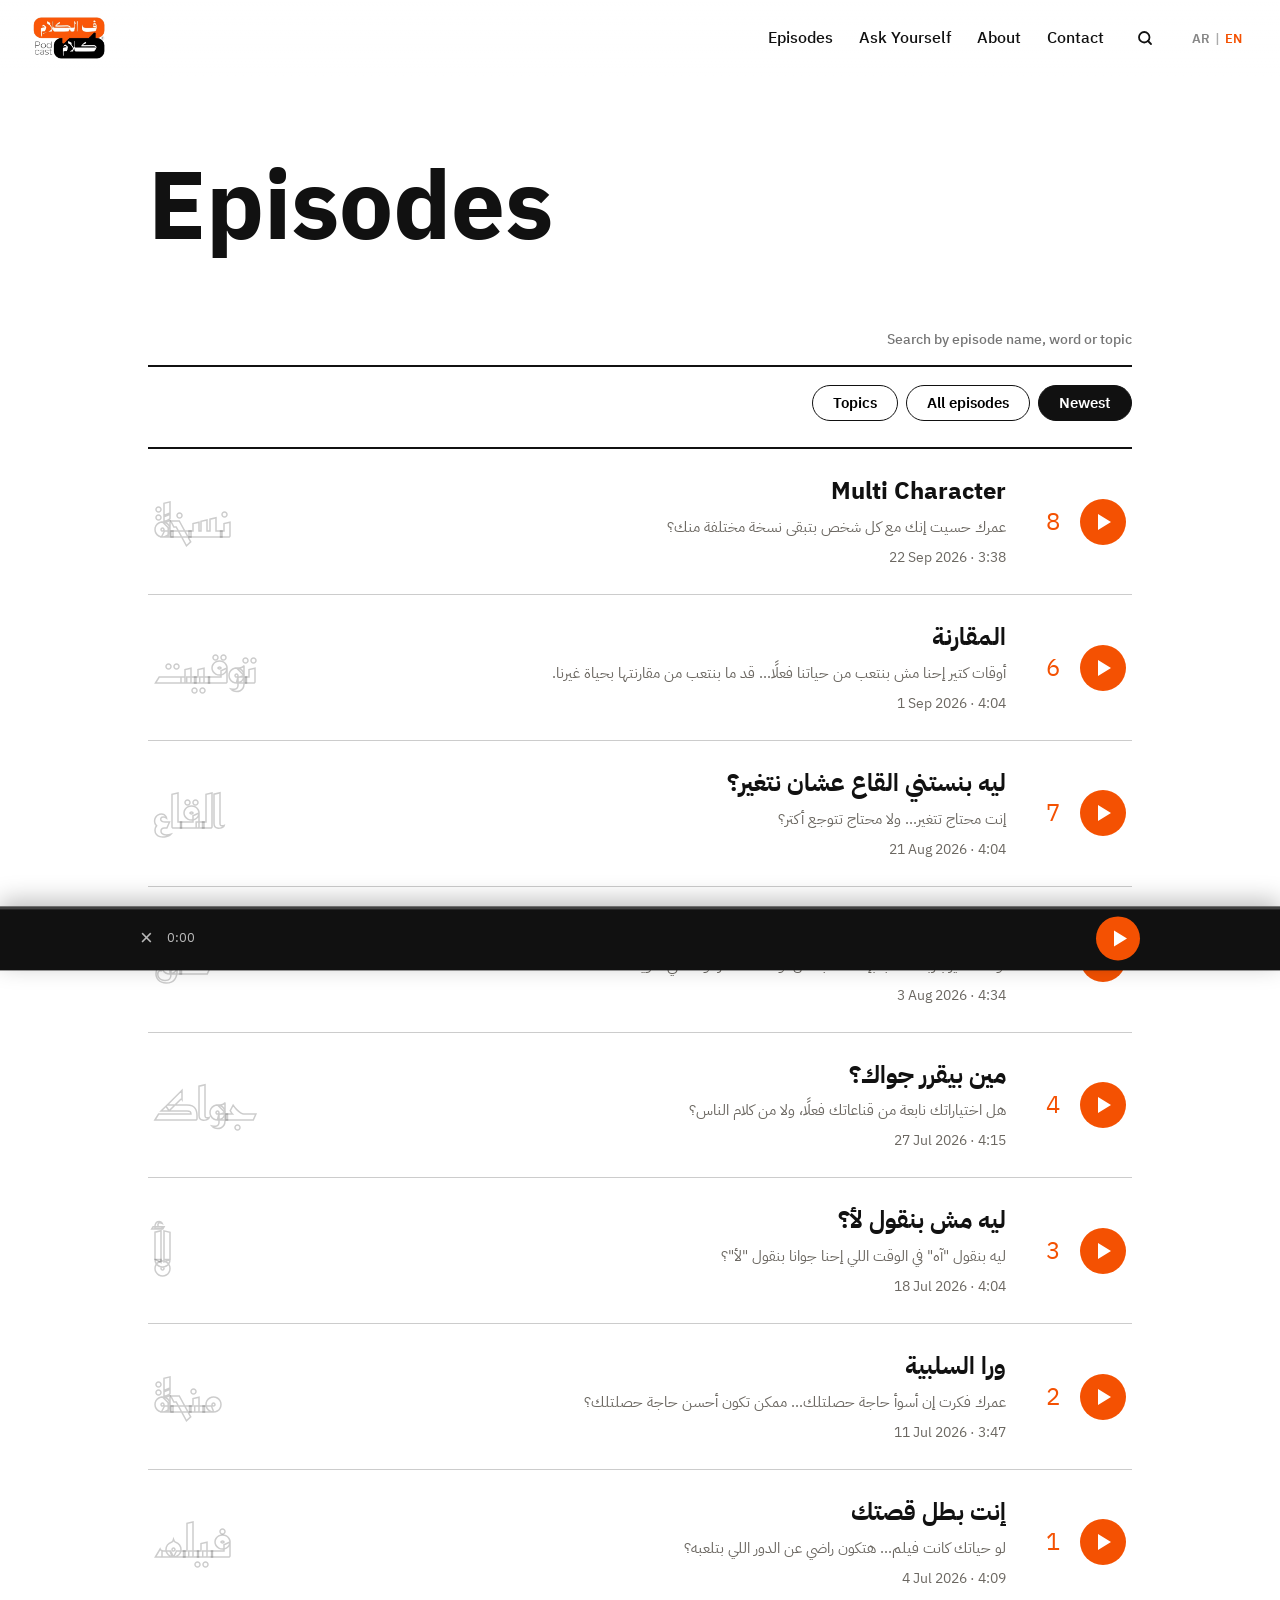
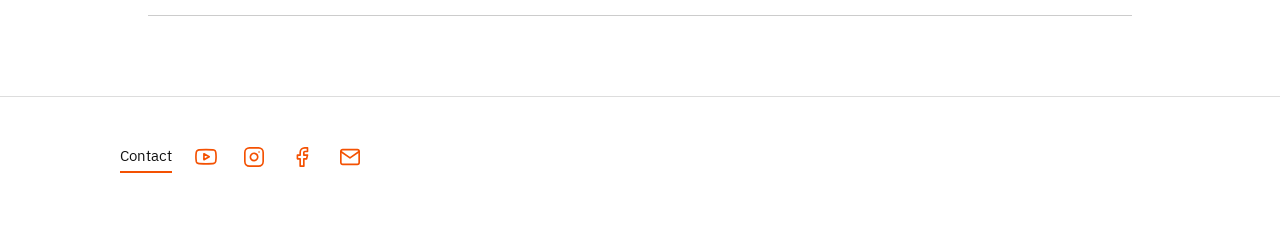
<file: episodes.html>
<!DOCTYPE html>
<html lang="ar" dir="rtl"><head><meta charset="utf-8"><meta name="viewport" content="width=device-width,initial-scale=1">
<title>الحلقات | ف الكلامِ كلام</title><meta name="description" content="ف الكلامِ كلام، بودكاست تقديم ملك فرج.">
<meta property="og:title" content="الحلقات | ف الكلامِ كلام"><meta property="og:image" content="logo.jpg"><link rel="icon" href="logo.jpg">
<link rel="preconnect" href="https://fonts.googleapis.com"><link rel="preconnect" href="https://fonts.gstatic.com" crossorigin>
<link href="https://fonts.googleapis.com/css2?family=IBM+Plex+Sans+Arabic:wght@400;500;600;700&family=Reem+Kufi:wght@500;600;700&display=swap" rel="stylesheet">
<link rel="stylesheet" href="style.css?v=46288c44"><script>document.documentElement.className="js";try{var q=location.search.match(/lang=(ar|en)/);if(q)localStorage.setItem("lang",q[1]);var L=localStorage.getItem("lang")||((navigator.language||"ar").slice(0,2)=="ar"?"ar":"en");document.documentElement.setAttribute("data-lang",L)}catch(e){}</script></head><body class="arch">
<header class="top"><a class="lg" href="index.html" aria-label="ف الكلامِ كلام"><img src="logo-t.png" alt="ف الكلامِ كلام"></a>
<nav><a href="episodes.html">الحلقات</a><a href="space.html">اسأل نفسك</a><a href="about.html">عنّا</a><a href="contact.html">تواصل</a><a class="sr" href="episodes.html#q" aria-label="بحث"><svg width="18" height="18" viewBox="0 0 24 24" fill="none" stroke="currentColor" stroke-width="2.4" stroke-linecap="round"><circle cx="11" cy="11" r="7"/><path d="M20 20l-4-4"/></svg></a><button class="lsw" type="button" aria-label="Language"><b data-l="ar">AR</b><i>|</i><b data-l="en">EN</b></button></nav></header>
<main><section class="wrap pg"><h1 class="big">الحلقات</h1>
<div class="sbar"><input id="q" type="search" placeholder="دوّر باسم الحلقة أو كلمة أو موضوع" aria-label="بحث"></div><div class="tabs" role="tablist"><button data-v="latest" class="on">الأحدث</button><button data-v="all">كل الحلقات</button><button data-v="topics">المواضيع</button></div>
<div class="view on rows" data-v="latest"><article class="row" data-s="Multi Character عمرك حسيت إنك مع كل شخص بتبقى نسخة مختلفة منك؟ عن نفسك نسخة عمرك حسيت إنك مع كل شخص بتبقى نسخة مختلفة منك؟ هل ده معناه إنك fake؟ ولا إنك ببساطة بتفهم كل شخص والموقف اللي قدامك؟ في الحلقة دي بنتكلم عن فكرة الـ multi character، والفرق بين إنك تكون adaptable وتعرف تتعامل مع ناس مختلفة، وبين إنك تغيّر نفسك لدرجة إنك تضيعها. لأنك ممكن تغيّر طريقتك مع الناس... من غير ما تغيّر مبادئك."><button class="rp" data-play="8" data-src="audio/8.mp3" data-title="Multi Character" data-url="ep/8.html" aria-label="شغّل Multi Character"></button><span class="num">٨</span>
<a class="rt" href="ep/8.html"><b>Multi Character</b><i>عمرك حسيت إنك مع كل شخص بتبقى نسخة مختلفة منك؟</i><em>٢٢ سبتمبر ٢٠٢٦ · ٣:٣٨</em></a><span class="rw" aria-hidden="true">نسخة</span></article><article class="row" data-s="المقارنة أوقات كتير إحنا مش بنتعب من حياتنا فعلًا... قد ما بنتعب من مقارنتها بحياة غيرنا. عن الناس وعنك توقيت أوقات كتير إحنا مش بنتعب من حياتنا فعلًا... قد ما بنتعب من مقارنة حياتنا بحياة غيرنا. في الحلقة دي بنتكلم عن المقارنة، وإزاي ممكن تسرق فرحتنا وإنجازاتنا وإحساسنا بنفسنا، لمجرد إننا بنقيس رحلتنا برحلة شخص تاني. لأنك مش متأخر... إنت بس ماشي في توقيت مختلف."><button class="rp" data-play="6" data-src="audio/6.mp3" data-title="المقارنة" data-url="ep/6.html" aria-label="شغّل المقارنة"></button><span class="num">٦</span>
<a class="rt" href="ep/6.html"><b>المقارنة</b><i>أوقات كتير إحنا مش بنتعب من حياتنا فعلًا... قد ما بنتعب من مقارنتها بحياة غيرنا.</i><em>١ سبتمبر ٢٠٢٦ · ٤:٠٤</em></a><span class="rw" aria-hidden="true">توقيت</span></article><article class="row" data-s="ليه بنستني القاع عشان نتغير؟ إنت محتاج تتغير... ولا محتاج تتوجع أكتر؟ عن الوجع والتغيير القاع إنت محتاج تتغير... ولا محتاج تتوجع أكتر؟ ليه بنفضل مستنيين الوجع، والخسارة، أو الانهيار عشان ناخد خطوة كنا عارفين من زمان إننا محتاجين ناخدها؟ في الحلقة دي من &quot;ف الكلامِ كلام&quot; بنتكلم عن التغيير، والـ comfort zone، وليه أوقات بنستنى القاع عشان نبدأ نطلع. يمكن مش لازم الحياة تكسرك... عشان تسمعها."><button class="rp" data-play="7" data-src="audio/7.mp3" data-title="ليه بنستني القاع عشان نتغير؟" data-url="ep/7.html" aria-label="شغّل ليه بنستني القاع عشان نتغير؟"></button><span class="num">٧</span>
<a class="rt" href="ep/7.html"><b>ليه بنستني القاع عشان نتغير؟</b><i>إنت محتاج تتغير... ولا محتاج تتوجع أكتر؟</i><em>٢١ أغسطس ٢٠٢٦ · ٤:٠٤</em></a><span class="rw" aria-hidden="true">القاع</span></article><article class="row" data-s="الإستحقاق مش رفاهية أوقات كتير بنربط الحب بإننا نطلب أقل، ونسكت أكتر، ونختفي شوية… عن الناس وعنك حق في الحلقة دي من &quot;ف الكلامِ كلام&quot;، بنتكلم عن الاستحقاق الحقيقي، وإزاي أوقات كتير بنربط الحب بإننا نطلب أقل، ونسكت أكتر، ونختفي شوية… لحد ما ننسى إن لينا حق نوجد براحتنا."><button class="rp" data-play="5" data-src="audio/5.mp3" data-title="الإستحقاق مش رفاهية" data-url="ep/5.html" aria-label="شغّل الإستحقاق مش رفاهية"></button><span class="num">٥</span>
<a class="rt" href="ep/5.html"><b>الإستحقاق مش رفاهية</b><i>أوقات كتير بنربط الحب بإننا نطلب أقل، ونسكت أكتر، ونختفي شوية…</i><em>٣ أغسطس ٢٠٢٦ · ٤:٣٤</em></a><span class="rw" aria-hidden="true">حق</span></article><article class="row" data-s="مين بيقرر جواك؟ هل اختياراتك نابعة من قناعاتك فعلًا، ولا من كلام الناس؟ عن نفسك جواك مين اللي بيقرر جواك؟ هل اختياراتك نابعة من قناعاتك فعلًا، ولا من كلام الناس، أو الخوف من الاختلاف، أو مجرد التعود؟ في الحلقة دي من &quot;ف الكلامِ كلام&quot; بنتكلم عن المعايير اللي بنرجعلها قبل أي قرار، وإزاي نعرف إذا كنا بنعيش بقيمنا الحقيقية ولا بقيم فرضها علينا اللي حوالينا. شاركني رأيك: إيه هو معيارك للصح والغلط في الحياة؟"><button class="rp" data-play="4" data-src="audio/4.mp3" data-title="مين بيقرر جواك؟" data-url="ep/4.html" aria-label="شغّل مين بيقرر جواك؟"></button><span class="num">٤</span>
<a class="rt" href="ep/4.html"><b>مين بيقرر جواك؟</b><i>هل اختياراتك نابعة من قناعاتك فعلًا، ولا من كلام الناس؟</i><em>٢٧ يوليو ٢٠٢٦ · ٤:١٥</em></a><span class="rw" aria-hidden="true">جواك</span></article><article class="row" data-s="ليه مش بنقول لأ؟ ليه بنقول &quot;آه&quot; في الوقت اللي إحنا جوانا بنقول &quot;لأ&quot;؟ عن الناس وعنك لأ ليه بنقول &quot;آه&quot; في الوقت اللي إحنا جوانا بنقول &quot;لأ&quot;؟ هل بنخاف نزعل الناس؟ ولا بنخاف نخسرهم؟ في الحلقة دي من &quot;ف الكلامِ كلام&quot; بنتكلم عن الحدود، واستنزاف إرضاء الآخرين، وإزاي كلمة &quot;لأ&quot; أوقات كتير بتكون حماية لنفسك مش رفض لغيرك."><button class="rp" data-play="3" data-src="audio/3.mp3" data-title="ليه مش بنقول لأ؟" data-url="ep/3.html" aria-label="شغّل ليه مش بنقول لأ؟"></button><span class="num">٣</span>
<a class="rt" href="ep/3.html"><b>ليه مش بنقول لأ؟</b><i>ليه بنقول &quot;آه&quot; في الوقت اللي إحنا جوانا بنقول &quot;لأ&quot;؟</i><em>١٨ يوليو ٢٠٢٦ · ٤:٠٤</em></a><span class="rw" aria-hidden="true">لأ</span></article><article class="row" data-s="ورا السلبية عمرك فكرت إن أسوأ حاجة حصلتلك... ممكن تكون أحسن حاجة حصلتلك؟ عن الوجع والتغيير منحة عمرك فكرت إن أسوأ حاجة حصلتلك... ممكن تكون أحسن حاجة حصلتلك، بس إنت لسه مش شايف ده؟ في الحلقة دي من &quot;ف الكلامِ كلام&quot; بنتكلم عن معنى الألم، والدروس اللي بتسيبها التجارب الصعبة، وإزاي أوقات كتير اللي بنشوفه محنة بيكون وراه منحة أكبر. شاركني رأيك بعد ما تسمع الحلقة."><button class="rp" data-play="2" data-src="audio/2.mp3" data-title="ورا السلبية" data-url="ep/2.html" aria-label="شغّل ورا السلبية"></button><span class="num">٢</span>
<a class="rt" href="ep/2.html"><b>ورا السلبية</b><i>عمرك فكرت إن أسوأ حاجة حصلتلك... ممكن تكون أحسن حاجة حصلتلك؟</i><em>١١ يوليو ٢٠٢٦ · ٣:٤٧</em></a><span class="rw" aria-hidden="true">منحة</span></article><article class="row" data-s="إنت بطل قصتك لو حياتك كانت فيلم... هتكون راضي عن الدور اللي بتلعبه؟ عن نفسك فيلم لو حياتك كانت فيلم... هتكون راضي عن الدور اللي بتلعبه؟"><button class="rp" data-play="1" data-src="audio/1.mp3" data-title="إنت بطل قصتك" data-url="ep/1.html" aria-label="شغّل إنت بطل قصتك"></button><span class="num">١</span>
<a class="rt" href="ep/1.html"><b>إنت بطل قصتك</b><i>لو حياتك كانت فيلم... هتكون راضي عن الدور اللي بتلعبه؟</i><em>٤ يوليو ٢٠٢٦ · ٤:٠٩</em></a><span class="rw" aria-hidden="true">فيلم</span></article></div><div class="view rows" data-v="all"><article class="row" data-s="إنت بطل قصتك لو حياتك كانت فيلم... هتكون راضي عن الدور اللي بتلعبه؟ عن نفسك فيلم لو حياتك كانت فيلم... هتكون راضي عن الدور اللي بتلعبه؟"><button class="rp" data-play="1" data-src="audio/1.mp3" data-title="إنت بطل قصتك" data-url="ep/1.html" aria-label="شغّل إنت بطل قصتك"></button><span class="num">١</span>
<a class="rt" href="ep/1.html"><b>إنت بطل قصتك</b><i>لو حياتك كانت فيلم... هتكون راضي عن الدور اللي بتلعبه؟</i><em>٤ يوليو ٢٠٢٦ · ٤:٠٩</em></a><span class="rw" aria-hidden="true">فيلم</span></article><article class="row" data-s="ورا السلبية عمرك فكرت إن أسوأ حاجة حصلتلك... ممكن تكون أحسن حاجة حصلتلك؟ عن الوجع والتغيير منحة عمرك فكرت إن أسوأ حاجة حصلتلك... ممكن تكون أحسن حاجة حصلتلك، بس إنت لسه مش شايف ده؟ في الحلقة دي من &quot;ف الكلامِ كلام&quot; بنتكلم عن معنى الألم، والدروس اللي بتسيبها التجارب الصعبة، وإزاي أوقات كتير اللي بنشوفه محنة بيكون وراه منحة أكبر. شاركني رأيك بعد ما تسمع الحلقة."><button class="rp" data-play="2" data-src="audio/2.mp3" data-title="ورا السلبية" data-url="ep/2.html" aria-label="شغّل ورا السلبية"></button><span class="num">٢</span>
<a class="rt" href="ep/2.html"><b>ورا السلبية</b><i>عمرك فكرت إن أسوأ حاجة حصلتلك... ممكن تكون أحسن حاجة حصلتلك؟</i><em>١١ يوليو ٢٠٢٦ · ٣:٤٧</em></a><span class="rw" aria-hidden="true">منحة</span></article><article class="row" data-s="ليه مش بنقول لأ؟ ليه بنقول &quot;آه&quot; في الوقت اللي إحنا جوانا بنقول &quot;لأ&quot;؟ عن الناس وعنك لأ ليه بنقول &quot;آه&quot; في الوقت اللي إحنا جوانا بنقول &quot;لأ&quot;؟ هل بنخاف نزعل الناس؟ ولا بنخاف نخسرهم؟ في الحلقة دي من &quot;ف الكلامِ كلام&quot; بنتكلم عن الحدود، واستنزاف إرضاء الآخرين، وإزاي كلمة &quot;لأ&quot; أوقات كتير بتكون حماية لنفسك مش رفض لغيرك."><button class="rp" data-play="3" data-src="audio/3.mp3" data-title="ليه مش بنقول لأ؟" data-url="ep/3.html" aria-label="شغّل ليه مش بنقول لأ؟"></button><span class="num">٣</span>
<a class="rt" href="ep/3.html"><b>ليه مش بنقول لأ؟</b><i>ليه بنقول &quot;آه&quot; في الوقت اللي إحنا جوانا بنقول &quot;لأ&quot;؟</i><em>١٨ يوليو ٢٠٢٦ · ٤:٠٤</em></a><span class="rw" aria-hidden="true">لأ</span></article><article class="row" data-s="مين بيقرر جواك؟ هل اختياراتك نابعة من قناعاتك فعلًا، ولا من كلام الناس؟ عن نفسك جواك مين اللي بيقرر جواك؟ هل اختياراتك نابعة من قناعاتك فعلًا، ولا من كلام الناس، أو الخوف من الاختلاف، أو مجرد التعود؟ في الحلقة دي من &quot;ف الكلامِ كلام&quot; بنتكلم عن المعايير اللي بنرجعلها قبل أي قرار، وإزاي نعرف إذا كنا بنعيش بقيمنا الحقيقية ولا بقيم فرضها علينا اللي حوالينا. شاركني رأيك: إيه هو معيارك للصح والغلط في الحياة؟"><button class="rp" data-play="4" data-src="audio/4.mp3" data-title="مين بيقرر جواك؟" data-url="ep/4.html" aria-label="شغّل مين بيقرر جواك؟"></button><span class="num">٤</span>
<a class="rt" href="ep/4.html"><b>مين بيقرر جواك؟</b><i>هل اختياراتك نابعة من قناعاتك فعلًا، ولا من كلام الناس؟</i><em>٢٧ يوليو ٢٠٢٦ · ٤:١٥</em></a><span class="rw" aria-hidden="true">جواك</span></article><article class="row" data-s="الإستحقاق مش رفاهية أوقات كتير بنربط الحب بإننا نطلب أقل، ونسكت أكتر، ونختفي شوية… عن الناس وعنك حق في الحلقة دي من &quot;ف الكلامِ كلام&quot;، بنتكلم عن الاستحقاق الحقيقي، وإزاي أوقات كتير بنربط الحب بإننا نطلب أقل، ونسكت أكتر، ونختفي شوية… لحد ما ننسى إن لينا حق نوجد براحتنا."><button class="rp" data-play="5" data-src="audio/5.mp3" data-title="الإستحقاق مش رفاهية" data-url="ep/5.html" aria-label="شغّل الإستحقاق مش رفاهية"></button><span class="num">٥</span>
<a class="rt" href="ep/5.html"><b>الإستحقاق مش رفاهية</b><i>أوقات كتير بنربط الحب بإننا نطلب أقل، ونسكت أكتر، ونختفي شوية…</i><em>٣ أغسطس ٢٠٢٦ · ٤:٣٤</em></a><span class="rw" aria-hidden="true">حق</span></article><article class="row" data-s="المقارنة أوقات كتير إحنا مش بنتعب من حياتنا فعلًا... قد ما بنتعب من مقارنتها بحياة غيرنا. عن الناس وعنك توقيت أوقات كتير إحنا مش بنتعب من حياتنا فعلًا... قد ما بنتعب من مقارنة حياتنا بحياة غيرنا. في الحلقة دي بنتكلم عن المقارنة، وإزاي ممكن تسرق فرحتنا وإنجازاتنا وإحساسنا بنفسنا، لمجرد إننا بنقيس رحلتنا برحلة شخص تاني. لأنك مش متأخر... إنت بس ماشي في توقيت مختلف."><button class="rp" data-play="6" data-src="audio/6.mp3" data-title="المقارنة" data-url="ep/6.html" aria-label="شغّل المقارنة"></button><span class="num">٦</span>
<a class="rt" href="ep/6.html"><b>المقارنة</b><i>أوقات كتير إحنا مش بنتعب من حياتنا فعلًا... قد ما بنتعب من مقارنتها بحياة غيرنا.</i><em>١ سبتمبر ٢٠٢٦ · ٤:٠٤</em></a><span class="rw" aria-hidden="true">توقيت</span></article><article class="row" data-s="ليه بنستني القاع عشان نتغير؟ إنت محتاج تتغير... ولا محتاج تتوجع أكتر؟ عن الوجع والتغيير القاع إنت محتاج تتغير... ولا محتاج تتوجع أكتر؟ ليه بنفضل مستنيين الوجع، والخسارة، أو الانهيار عشان ناخد خطوة كنا عارفين من زمان إننا محتاجين ناخدها؟ في الحلقة دي من &quot;ف الكلامِ كلام&quot; بنتكلم عن التغيير، والـ comfort zone، وليه أوقات بنستنى القاع عشان نبدأ نطلع. يمكن مش لازم الحياة تكسرك... عشان تسمعها."><button class="rp" data-play="7" data-src="audio/7.mp3" data-title="ليه بنستني القاع عشان نتغير؟" data-url="ep/7.html" aria-label="شغّل ليه بنستني القاع عشان نتغير؟"></button><span class="num">٧</span>
<a class="rt" href="ep/7.html"><b>ليه بنستني القاع عشان نتغير؟</b><i>إنت محتاج تتغير... ولا محتاج تتوجع أكتر؟</i><em>٢١ أغسطس ٢٠٢٦ · ٤:٠٤</em></a><span class="rw" aria-hidden="true">القاع</span></article><article class="row" data-s="Multi Character عمرك حسيت إنك مع كل شخص بتبقى نسخة مختلفة منك؟ عن نفسك نسخة عمرك حسيت إنك مع كل شخص بتبقى نسخة مختلفة منك؟ هل ده معناه إنك fake؟ ولا إنك ببساطة بتفهم كل شخص والموقف اللي قدامك؟ في الحلقة دي بنتكلم عن فكرة الـ multi character، والفرق بين إنك تكون adaptable وتعرف تتعامل مع ناس مختلفة، وبين إنك تغيّر نفسك لدرجة إنك تضيعها. لأنك ممكن تغيّر طريقتك مع الناس... من غير ما تغيّر مبادئك."><button class="rp" data-play="8" data-src="audio/8.mp3" data-title="Multi Character" data-url="ep/8.html" aria-label="شغّل Multi Character"></button><span class="num">٨</span>
<a class="rt" href="ep/8.html"><b>Multi Character</b><i>عمرك حسيت إنك مع كل شخص بتبقى نسخة مختلفة منك؟</i><em>٢٢ سبتمبر ٢٠٢٦ · ٣:٣٨</em></a><span class="rw" aria-hidden="true">نسخة</span></article></div><div class="view" data-v="topics"><h2 class="tt" id="t0">عن نفسك</h2><div class="rows"><article class="row" data-s="إنت بطل قصتك لو حياتك كانت فيلم... هتكون راضي عن الدور اللي بتلعبه؟ عن نفسك فيلم لو حياتك كانت فيلم... هتكون راضي عن الدور اللي بتلعبه؟"><button class="rp" data-play="1" data-src="audio/1.mp3" data-title="إنت بطل قصتك" data-url="ep/1.html" aria-label="شغّل إنت بطل قصتك"></button><span class="num">١</span>
<a class="rt" href="ep/1.html"><b>إنت بطل قصتك</b><i>لو حياتك كانت فيلم... هتكون راضي عن الدور اللي بتلعبه؟</i><em>٤ يوليو ٢٠٢٦ · ٤:٠٩</em></a><span class="rw" aria-hidden="true">فيلم</span></article><article class="row" data-s="مين بيقرر جواك؟ هل اختياراتك نابعة من قناعاتك فعلًا، ولا من كلام الناس؟ عن نفسك جواك مين اللي بيقرر جواك؟ هل اختياراتك نابعة من قناعاتك فعلًا، ولا من كلام الناس، أو الخوف من الاختلاف، أو مجرد التعود؟ في الحلقة دي من &quot;ف الكلامِ كلام&quot; بنتكلم عن المعايير اللي بنرجعلها قبل أي قرار، وإزاي نعرف إذا كنا بنعيش بقيمنا الحقيقية ولا بقيم فرضها علينا اللي حوالينا. شاركني رأيك: إيه هو معيارك للصح والغلط في الحياة؟"><button class="rp" data-play="4" data-src="audio/4.mp3" data-title="مين بيقرر جواك؟" data-url="ep/4.html" aria-label="شغّل مين بيقرر جواك؟"></button><span class="num">٤</span>
<a class="rt" href="ep/4.html"><b>مين بيقرر جواك؟</b><i>هل اختياراتك نابعة من قناعاتك فعلًا، ولا من كلام الناس؟</i><em>٢٧ يوليو ٢٠٢٦ · ٤:١٥</em></a><span class="rw" aria-hidden="true">جواك</span></article><article class="row" data-s="Multi Character عمرك حسيت إنك مع كل شخص بتبقى نسخة مختلفة منك؟ عن نفسك نسخة عمرك حسيت إنك مع كل شخص بتبقى نسخة مختلفة منك؟ هل ده معناه إنك fake؟ ولا إنك ببساطة بتفهم كل شخص والموقف اللي قدامك؟ في الحلقة دي بنتكلم عن فكرة الـ multi character، والفرق بين إنك تكون adaptable وتعرف تتعامل مع ناس مختلفة، وبين إنك تغيّر نفسك لدرجة إنك تضيعها. لأنك ممكن تغيّر طريقتك مع الناس... من غير ما تغيّر مبادئك."><button class="rp" data-play="8" data-src="audio/8.mp3" data-title="Multi Character" data-url="ep/8.html" aria-label="شغّل Multi Character"></button><span class="num">٨</span>
<a class="rt" href="ep/8.html"><b>Multi Character</b><i>عمرك حسيت إنك مع كل شخص بتبقى نسخة مختلفة منك؟</i><em>٢٢ سبتمبر ٢٠٢٦ · ٣:٣٨</em></a><span class="rw" aria-hidden="true">نسخة</span></article></div><h2 class="tt" id="t1">عن الناس وعنك</h2><div class="rows"><article class="row" data-s="ليه مش بنقول لأ؟ ليه بنقول &quot;آه&quot; في الوقت اللي إحنا جوانا بنقول &quot;لأ&quot;؟ عن الناس وعنك لأ ليه بنقول &quot;آه&quot; في الوقت اللي إحنا جوانا بنقول &quot;لأ&quot;؟ هل بنخاف نزعل الناس؟ ولا بنخاف نخسرهم؟ في الحلقة دي من &quot;ف الكلامِ كلام&quot; بنتكلم عن الحدود، واستنزاف إرضاء الآخرين، وإزاي كلمة &quot;لأ&quot; أوقات كتير بتكون حماية لنفسك مش رفض لغيرك."><button class="rp" data-play="3" data-src="audio/3.mp3" data-title="ليه مش بنقول لأ؟" data-url="ep/3.html" aria-label="شغّل ليه مش بنقول لأ؟"></button><span class="num">٣</span>
<a class="rt" href="ep/3.html"><b>ليه مش بنقول لأ؟</b><i>ليه بنقول &quot;آه&quot; في الوقت اللي إحنا جوانا بنقول &quot;لأ&quot;؟</i><em>١٨ يوليو ٢٠٢٦ · ٤:٠٤</em></a><span class="rw" aria-hidden="true">لأ</span></article><article class="row" data-s="الإستحقاق مش رفاهية أوقات كتير بنربط الحب بإننا نطلب أقل، ونسكت أكتر، ونختفي شوية… عن الناس وعنك حق في الحلقة دي من &quot;ف الكلامِ كلام&quot;، بنتكلم عن الاستحقاق الحقيقي، وإزاي أوقات كتير بنربط الحب بإننا نطلب أقل، ونسكت أكتر، ونختفي شوية… لحد ما ننسى إن لينا حق نوجد براحتنا."><button class="rp" data-play="5" data-src="audio/5.mp3" data-title="الإستحقاق مش رفاهية" data-url="ep/5.html" aria-label="شغّل الإستحقاق مش رفاهية"></button><span class="num">٥</span>
<a class="rt" href="ep/5.html"><b>الإستحقاق مش رفاهية</b><i>أوقات كتير بنربط الحب بإننا نطلب أقل، ونسكت أكتر، ونختفي شوية…</i><em>٣ أغسطس ٢٠٢٦ · ٤:٣٤</em></a><span class="rw" aria-hidden="true">حق</span></article><article class="row" data-s="المقارنة أوقات كتير إحنا مش بنتعب من حياتنا فعلًا... قد ما بنتعب من مقارنتها بحياة غيرنا. عن الناس وعنك توقيت أوقات كتير إحنا مش بنتعب من حياتنا فعلًا... قد ما بنتعب من مقارنة حياتنا بحياة غيرنا. في الحلقة دي بنتكلم عن المقارنة، وإزاي ممكن تسرق فرحتنا وإنجازاتنا وإحساسنا بنفسنا، لمجرد إننا بنقيس رحلتنا برحلة شخص تاني. لأنك مش متأخر... إنت بس ماشي في توقيت مختلف."><button class="rp" data-play="6" data-src="audio/6.mp3" data-title="المقارنة" data-url="ep/6.html" aria-label="شغّل المقارنة"></button><span class="num">٦</span>
<a class="rt" href="ep/6.html"><b>المقارنة</b><i>أوقات كتير إحنا مش بنتعب من حياتنا فعلًا... قد ما بنتعب من مقارنتها بحياة غيرنا.</i><em>١ سبتمبر ٢٠٢٦ · ٤:٠٤</em></a><span class="rw" aria-hidden="true">توقيت</span></article></div><h2 class="tt" id="t2">عن الوجع والتغيير</h2><div class="rows"><article class="row" data-s="ورا السلبية عمرك فكرت إن أسوأ حاجة حصلتلك... ممكن تكون أحسن حاجة حصلتلك؟ عن الوجع والتغيير منحة عمرك فكرت إن أسوأ حاجة حصلتلك... ممكن تكون أحسن حاجة حصلتلك، بس إنت لسه مش شايف ده؟ في الحلقة دي من &quot;ف الكلامِ كلام&quot; بنتكلم عن معنى الألم، والدروس اللي بتسيبها التجارب الصعبة، وإزاي أوقات كتير اللي بنشوفه محنة بيكون وراه منحة أكبر. شاركني رأيك بعد ما تسمع الحلقة."><button class="rp" data-play="2" data-src="audio/2.mp3" data-title="ورا السلبية" data-url="ep/2.html" aria-label="شغّل ورا السلبية"></button><span class="num">٢</span>
<a class="rt" href="ep/2.html"><b>ورا السلبية</b><i>عمرك فكرت إن أسوأ حاجة حصلتلك... ممكن تكون أحسن حاجة حصلتلك؟</i><em>١١ يوليو ٢٠٢٦ · ٣:٤٧</em></a><span class="rw" aria-hidden="true">منحة</span></article><article class="row" data-s="ليه بنستني القاع عشان نتغير؟ إنت محتاج تتغير... ولا محتاج تتوجع أكتر؟ عن الوجع والتغيير القاع إنت محتاج تتغير... ولا محتاج تتوجع أكتر؟ ليه بنفضل مستنيين الوجع، والخسارة، أو الانهيار عشان ناخد خطوة كنا عارفين من زمان إننا محتاجين ناخدها؟ في الحلقة دي من &quot;ف الكلامِ كلام&quot; بنتكلم عن التغيير، والـ comfort zone، وليه أوقات بنستنى القاع عشان نبدأ نطلع. يمكن مش لازم الحياة تكسرك... عشان تسمعها."><button class="rp" data-play="7" data-src="audio/7.mp3" data-title="ليه بنستني القاع عشان نتغير؟" data-url="ep/7.html" aria-label="شغّل ليه بنستني القاع عشان نتغير؟"></button><span class="num">٧</span>
<a class="rt" href="ep/7.html"><b>ليه بنستني القاع عشان نتغير؟</b><i>إنت محتاج تتغير... ولا محتاج تتوجع أكتر؟</i><em>٢١ أغسطس ٢٠٢٦ · ٤:٠٤</em></a><span class="rw" aria-hidden="true">القاع</span></article></div></div>
<p class="none" hidden>مفيش حلقة بالكلمة دي.</p></section></main><footer><div class="fw"><span class="fl"><a href="contact.html">تواصل</a><a class="ic" href="https://www.youtube.com/@inspeechtalkk" target="_blank" rel="noopener"><svg viewBox="0 0 24 24" width="22" height="22" fill="none" stroke="currentColor" stroke-width="1.8" stroke-linecap="round" stroke-linejoin="round" aria-hidden="true"><path d="M22.54 6.42a2.78 2.78 0 0 0-1.94-2C18.88 4 12 4 12 4s-6.88 0-8.6.46a2.78 2.78 0 0 0-1.94 2A29 29 0 0 0 1 11.75a29 29 0 0 0 .46 5.33A2.78 2.78 0 0 0 3.4 19c1.72.46 8.6.46 8.6.46s6.88 0 8.6-.46a2.78 2.78 0 0 0 1.94-2 29 29 0 0 0 .46-5.25 29 29 0 0 0-.46-5.33z"/><path d="M9.75 15.02 15.5 11.75 9.75 8.48z"/></svg><span class="vh" style="position:absolute;width:1px;height:1px;overflow:hidden;clip:rect(0 0 0 0);white-space:nowrap">يوتيوب</span></a><a class="ic" href="https://www.instagram.com/inspeechtalk" target="_blank" rel="noopener"><svg viewBox="0 0 24 24" width="22" height="22" fill="none" stroke="currentColor" stroke-width="1.8" stroke-linecap="round" stroke-linejoin="round" aria-hidden="true"><rect x="2" y="2" width="20" height="20" rx="5"/><path d="M16 11.37A4 4 0 1 1 12.63 8 4 4 0 0 1 16 11.37z"/><path d="M17.5 6.5h.01"/></svg><span class="vh" style="position:absolute;width:1px;height:1px;overflow:hidden;clip:rect(0 0 0 0);white-space:nowrap">إنستجرام</span></a><a class="ic" href="https://www.facebook.com/share/1BJq657VJj/" target="_blank" rel="noopener"><svg viewBox="0 0 24 24" width="22" height="22" fill="none" stroke="currentColor" stroke-width="1.8" stroke-linecap="round" stroke-linejoin="round" aria-hidden="true"><path d="M18 2h-3a5 5 0 0 0-5 5v3H7v4h3v8h4v-8h3l1-4h-4V7a1 1 0 0 1 1-1h3z"/></svg><span class="vh" style="position:absolute;width:1px;height:1px;overflow:hidden;clip:rect(0 0 0 0);white-space:nowrap">فيسبوك</span></a><a class="ic" href="mailto:felklamiklam@gmail.com"><svg viewBox="0 0 24 24" width="22" height="22" fill="none" stroke="currentColor" stroke-width="1.8" stroke-linecap="round" stroke-linejoin="round" aria-hidden="true"><path d="M4 4h16c1.1 0 2 .9 2 2v12c0 1.1-.9 2-2 2H4c-1.1 0-2-.9-2-2V6c0-1.1.9-2 2-2z"/><path d="m22 6-10 7L2 6"/></svg><span class="vh" style="position:absolute;width:1px;height:1px;overflow:hidden;clip:rect(0 0 0 0);white-space:nowrap">جيميل</span></a></span></div></footer>
<script src="app.js?v=46288c44" defer></script><script src="i18n.js?v=46288c44" defer></script></body></html>
</file>
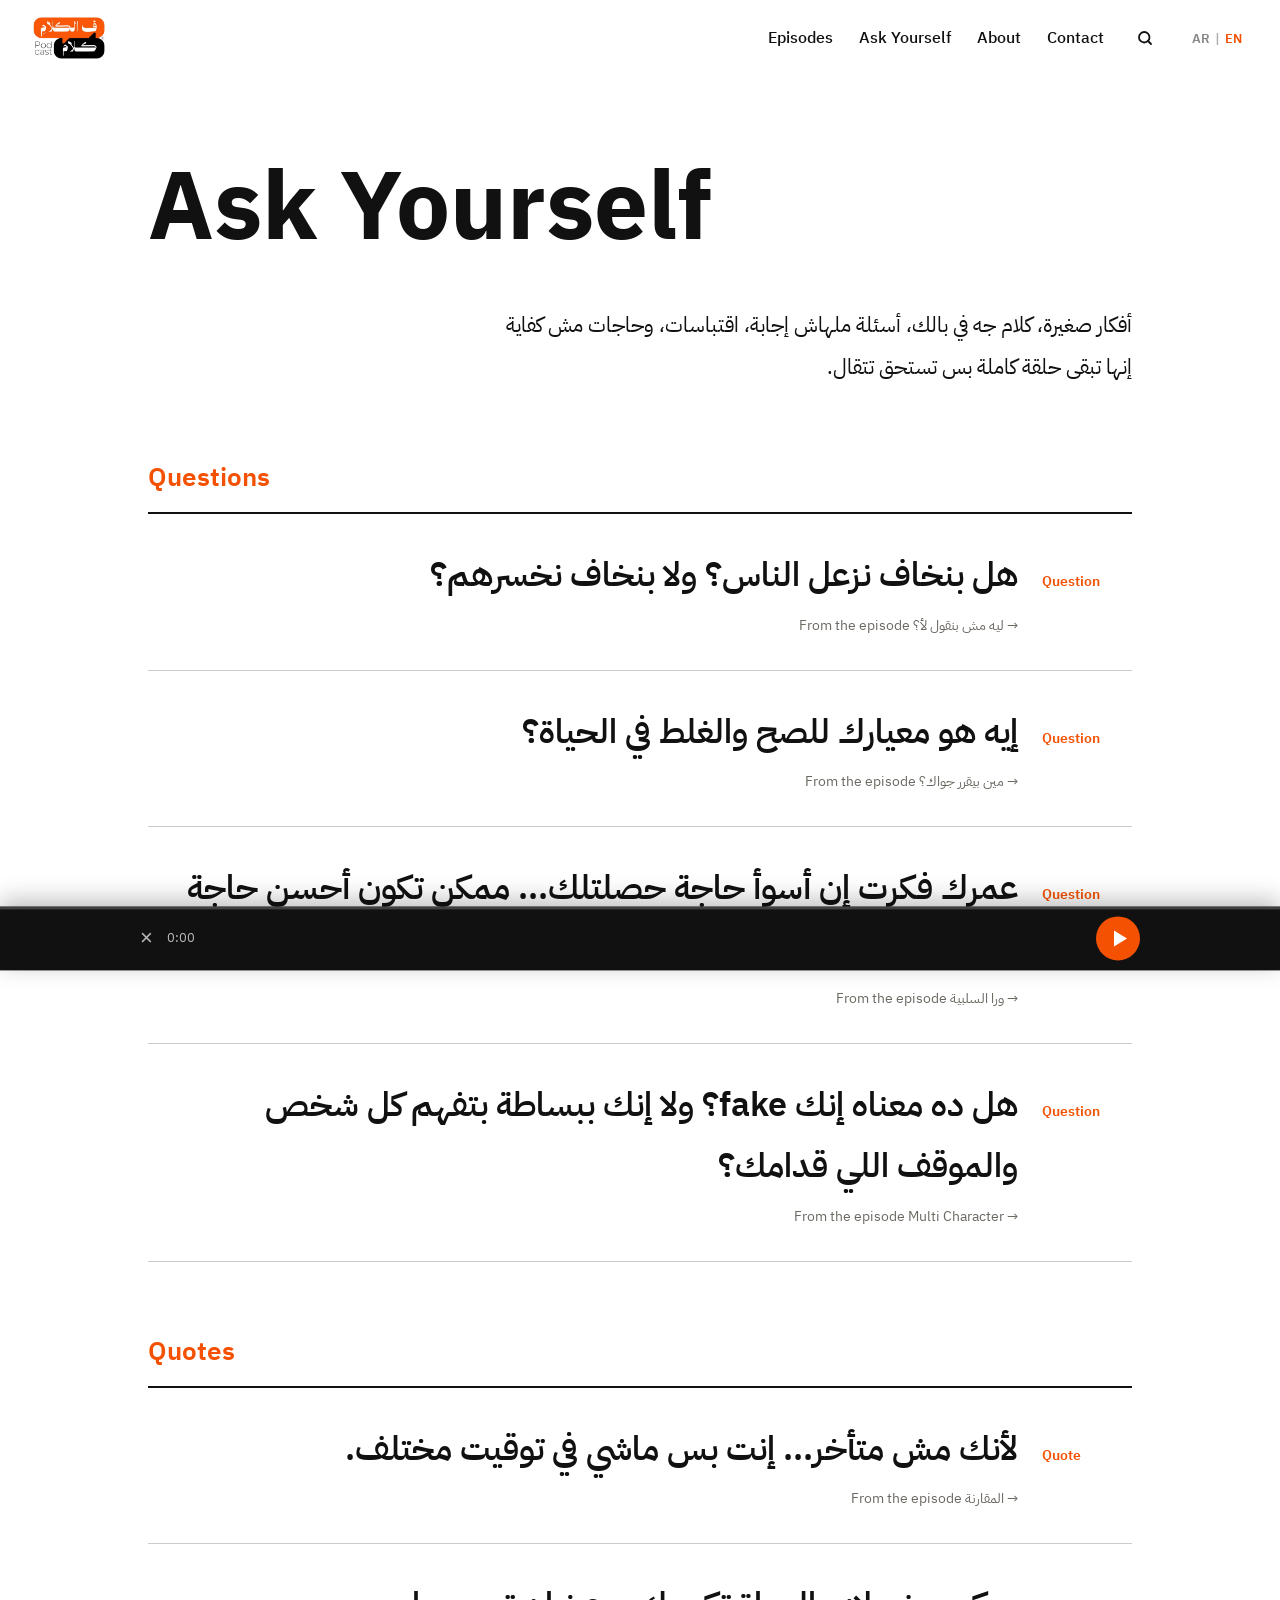
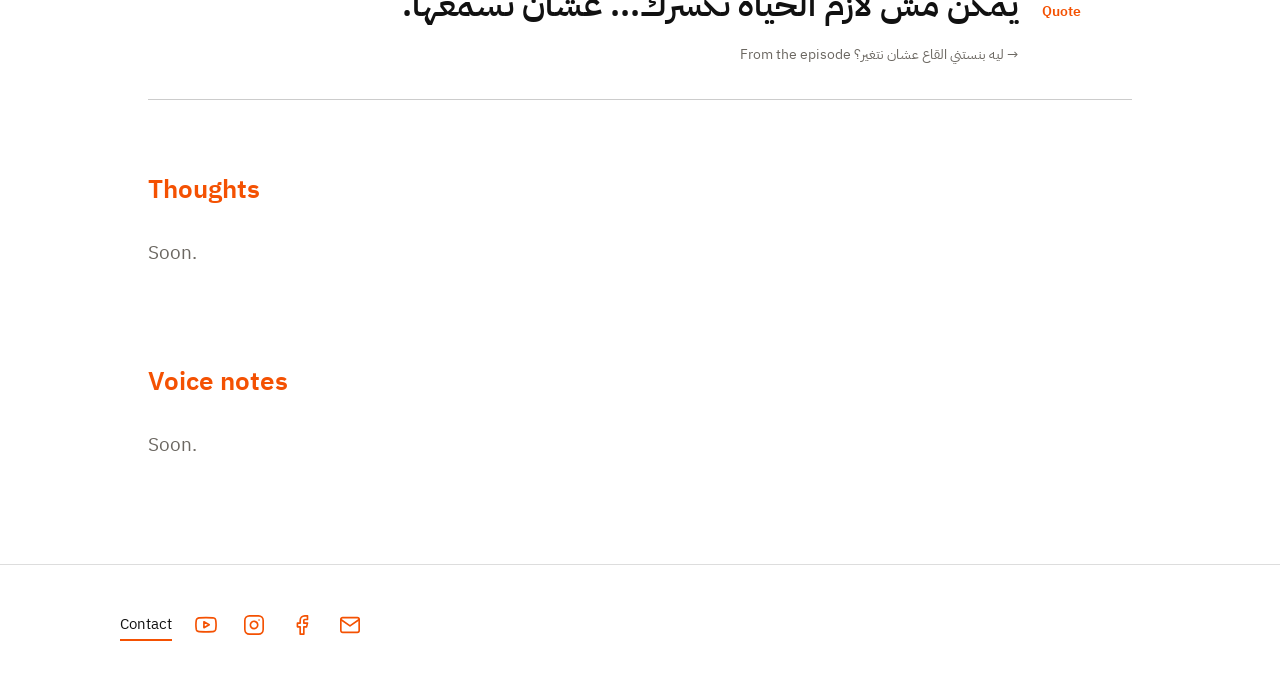
<file: space.html>
<!DOCTYPE html>
<html lang="ar" dir="rtl"><head><meta charset="utf-8"><meta name="viewport" content="width=device-width,initial-scale=1">
<title>اسأل نفسك | ف الكلامِ كلام</title><meta name="description" content="ف الكلامِ كلام، بودكاست تقديم ملك فرج.">
<meta property="og:title" content="اسأل نفسك | ف الكلامِ كلام"><meta property="og:image" content="logo.jpg"><link rel="icon" href="logo.jpg">
<link rel="preconnect" href="https://fonts.googleapis.com"><link rel="preconnect" href="https://fonts.gstatic.com" crossorigin>
<link href="https://fonts.googleapis.com/css2?family=IBM+Plex+Sans+Arabic:wght@400;500;600;700&family=Reem+Kufi:wght@500;600;700&display=swap" rel="stylesheet">
<link rel="stylesheet" href="style.css?v=46288c44"><script>document.documentElement.className="js";try{var q=location.search.match(/lang=(ar|en)/);if(q)localStorage.setItem("lang",q[1]);var L=localStorage.getItem("lang")||((navigator.language||"ar").slice(0,2)=="ar"?"ar":"en");document.documentElement.setAttribute("data-lang",L)}catch(e){}</script></head><body class="space">
<header class="top"><a class="lg" href="index.html" aria-label="ف الكلامِ كلام"><img src="logo-t.png" alt="ف الكلامِ كلام"></a>
<nav><a href="episodes.html">الحلقات</a><a href="space.html">اسأل نفسك</a><a href="about.html">عنّا</a><a href="contact.html">تواصل</a><a class="sr" href="episodes.html#q" aria-label="بحث"><svg width="18" height="18" viewBox="0 0 24 24" fill="none" stroke="currentColor" stroke-width="2.4" stroke-linecap="round"><circle cx="11" cy="11" r="7"/><path d="M20 20l-4-4"/></svg></a><button class="lsw" type="button" aria-label="Language"><b data-l="ar">AR</b><i>|</i><b data-l="en">EN</b></button></nav></header>
<main><section class="wrap pg"><h1 class="big">اسأل نفسك</h1>
<p class="intro">أفكار صغيرة، كلام جه في بالك، أسئلة ملهاش إجابة، اقتباسات، وحاجات مش كفاية إنها تبقى حلقة كاملة بس تستحق تتقال.</p>
<h2 class="tt">أسئلة</h2><ul class="tqs"><li class="tq"><small>سؤال</small><p>هل بنخاف نزعل الناس؟ ولا بنخاف نخسرهم؟</p><a href="ep/3.html">من حلقة ليه مش بنقول لأ؟ ←</a></li><li class="tq"><small>سؤال</small><p>إيه هو معيارك للصح والغلط في الحياة؟</p><a href="ep/4.html">من حلقة مين بيقرر جواك؟ ←</a></li><li class="tq"><small>سؤال</small><p>عمرك فكرت إن أسوأ حاجة حصلتلك... ممكن تكون أحسن حاجة حصلتلك؟</p><a href="ep/2.html">من حلقة ورا السلبية ←</a></li><li class="tq"><small>سؤال</small><p>هل ده معناه إنك fake؟ ولا إنك ببساطة بتفهم كل شخص والموقف اللي قدامك؟</p><a href="ep/8.html">من حلقة Multi Character ←</a></li></ul><h2 class="tt">اقتباسات</h2><ul class="tqs"><li class="tq"><small>اقتباس</small><p>لأنك مش متأخر... إنت بس ماشي في توقيت مختلف.</p><a href="ep/6.html">من حلقة المقارنة ←</a></li><li class="tq"><small>اقتباس</small><p>يمكن مش لازم الحياة تكسرك... عشان تسمعها.</p><a href="ep/7.html">من حلقة ليه بنستني القاع عشان نتغير؟ ←</a></li></ul>
<h2 class="tt">خواطر</h2><p class="soon">قريبًا.</p><h2 class="tt">فويس نوتس</h2><p class="soon">قريبًا.</p></section></main><footer><div class="fw"><span class="fl"><a href="contact.html">تواصل</a><a class="ic" href="https://www.youtube.com/@inspeechtalkk" target="_blank" rel="noopener"><svg viewBox="0 0 24 24" width="22" height="22" fill="none" stroke="currentColor" stroke-width="1.8" stroke-linecap="round" stroke-linejoin="round" aria-hidden="true"><path d="M22.54 6.42a2.78 2.78 0 0 0-1.94-2C18.88 4 12 4 12 4s-6.88 0-8.6.46a2.78 2.78 0 0 0-1.94 2A29 29 0 0 0 1 11.75a29 29 0 0 0 .46 5.33A2.78 2.78 0 0 0 3.4 19c1.72.46 8.6.46 8.6.46s6.88 0 8.6-.46a2.78 2.78 0 0 0 1.94-2 29 29 0 0 0 .46-5.25 29 29 0 0 0-.46-5.33z"/><path d="M9.75 15.02 15.5 11.75 9.75 8.48z"/></svg><span class="vh" style="position:absolute;width:1px;height:1px;overflow:hidden;clip:rect(0 0 0 0);white-space:nowrap">يوتيوب</span></a><a class="ic" href="https://www.instagram.com/inspeechtalk" target="_blank" rel="noopener"><svg viewBox="0 0 24 24" width="22" height="22" fill="none" stroke="currentColor" stroke-width="1.8" stroke-linecap="round" stroke-linejoin="round" aria-hidden="true"><rect x="2" y="2" width="20" height="20" rx="5"/><path d="M16 11.37A4 4 0 1 1 12.63 8 4 4 0 0 1 16 11.37z"/><path d="M17.5 6.5h.01"/></svg><span class="vh" style="position:absolute;width:1px;height:1px;overflow:hidden;clip:rect(0 0 0 0);white-space:nowrap">إنستجرام</span></a><a class="ic" href="https://www.facebook.com/share/1BJq657VJj/" target="_blank" rel="noopener"><svg viewBox="0 0 24 24" width="22" height="22" fill="none" stroke="currentColor" stroke-width="1.8" stroke-linecap="round" stroke-linejoin="round" aria-hidden="true"><path d="M18 2h-3a5 5 0 0 0-5 5v3H7v4h3v8h4v-8h3l1-4h-4V7a1 1 0 0 1 1-1h3z"/></svg><span class="vh" style="position:absolute;width:1px;height:1px;overflow:hidden;clip:rect(0 0 0 0);white-space:nowrap">فيسبوك</span></a><a class="ic" href="mailto:felklamiklam@gmail.com"><svg viewBox="0 0 24 24" width="22" height="22" fill="none" stroke="currentColor" stroke-width="1.8" stroke-linecap="round" stroke-linejoin="round" aria-hidden="true"><path d="M4 4h16c1.1 0 2 .9 2 2v12c0 1.1-.9 2-2 2H4c-1.1 0-2-.9-2-2V6c0-1.1.9-2 2-2z"/><path d="m22 6-10 7L2 6"/></svg><span class="vh" style="position:absolute;width:1px;height:1px;overflow:hidden;clip:rect(0 0 0 0);white-space:nowrap">جيميل</span></a></span></div></footer>
<script src="app.js?v=46288c44" defer></script><script src="i18n.js?v=46288c44" defer></script></body></html>
</file>
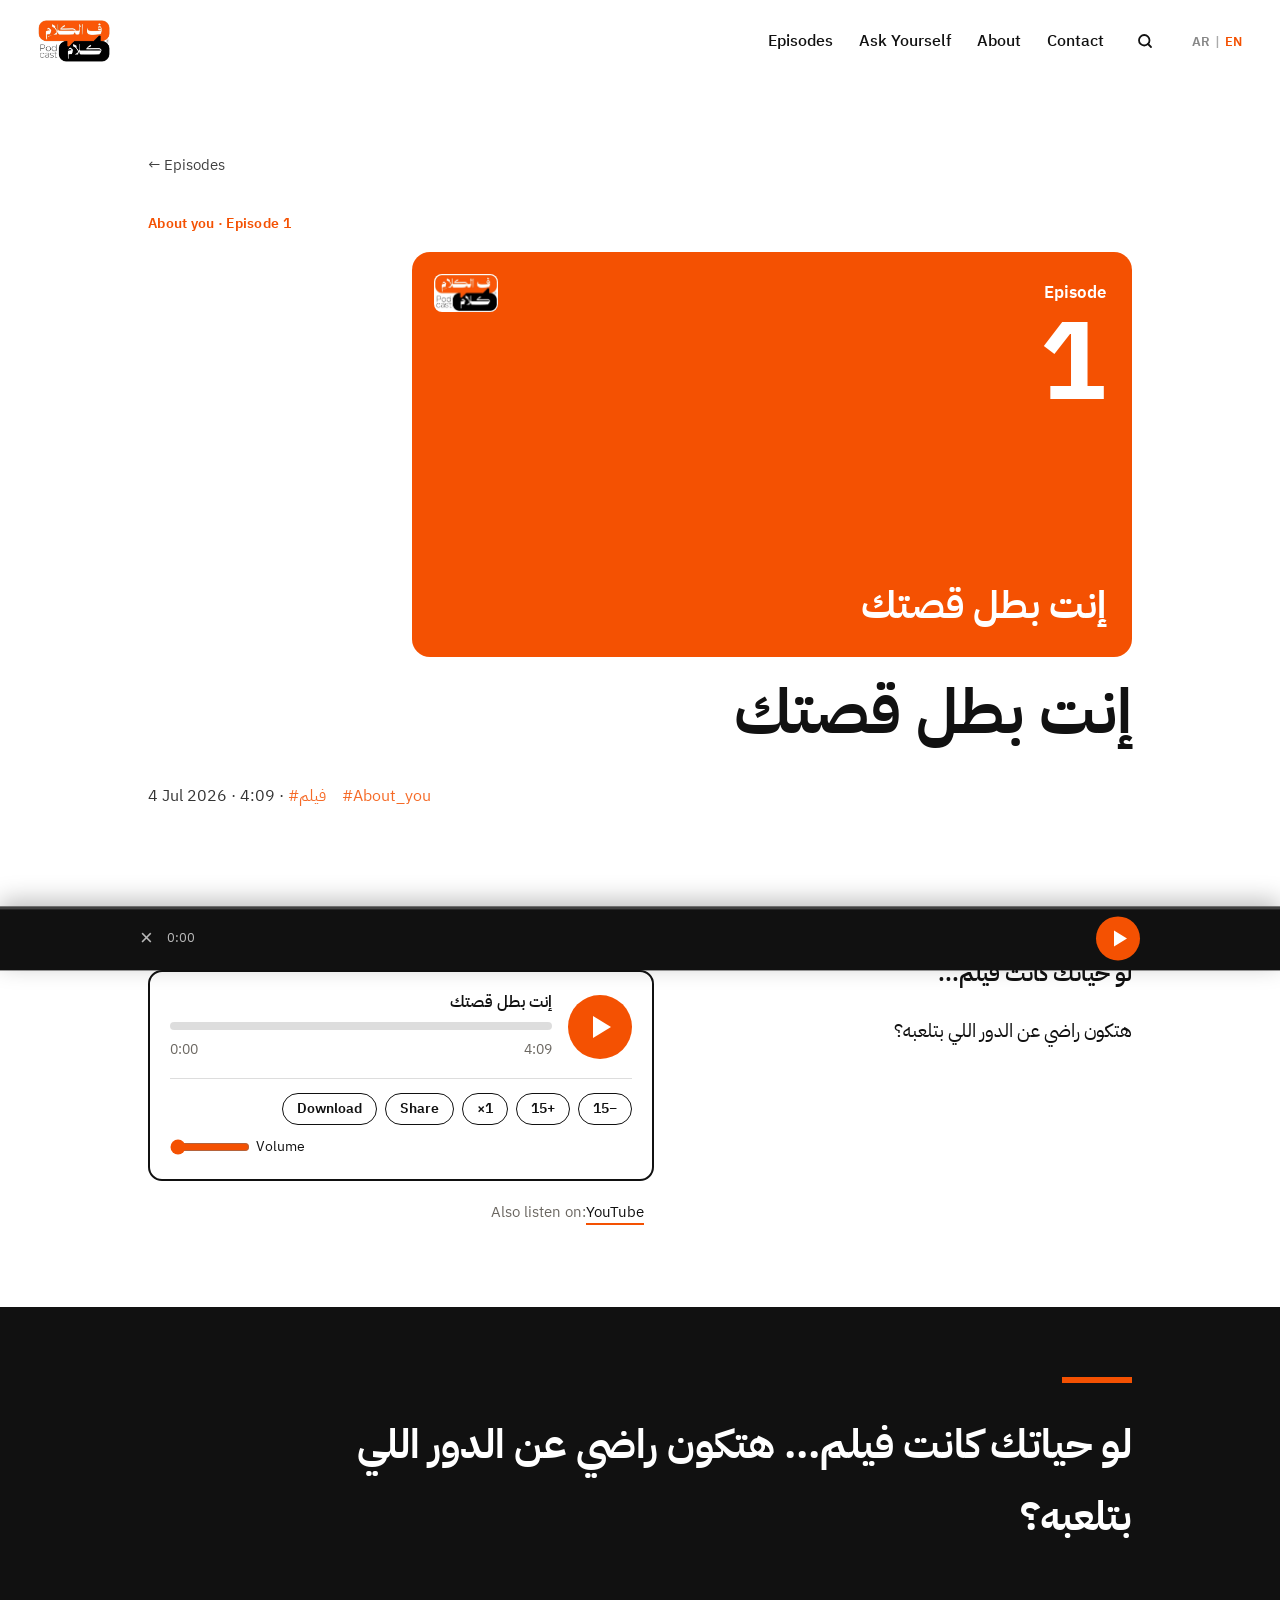
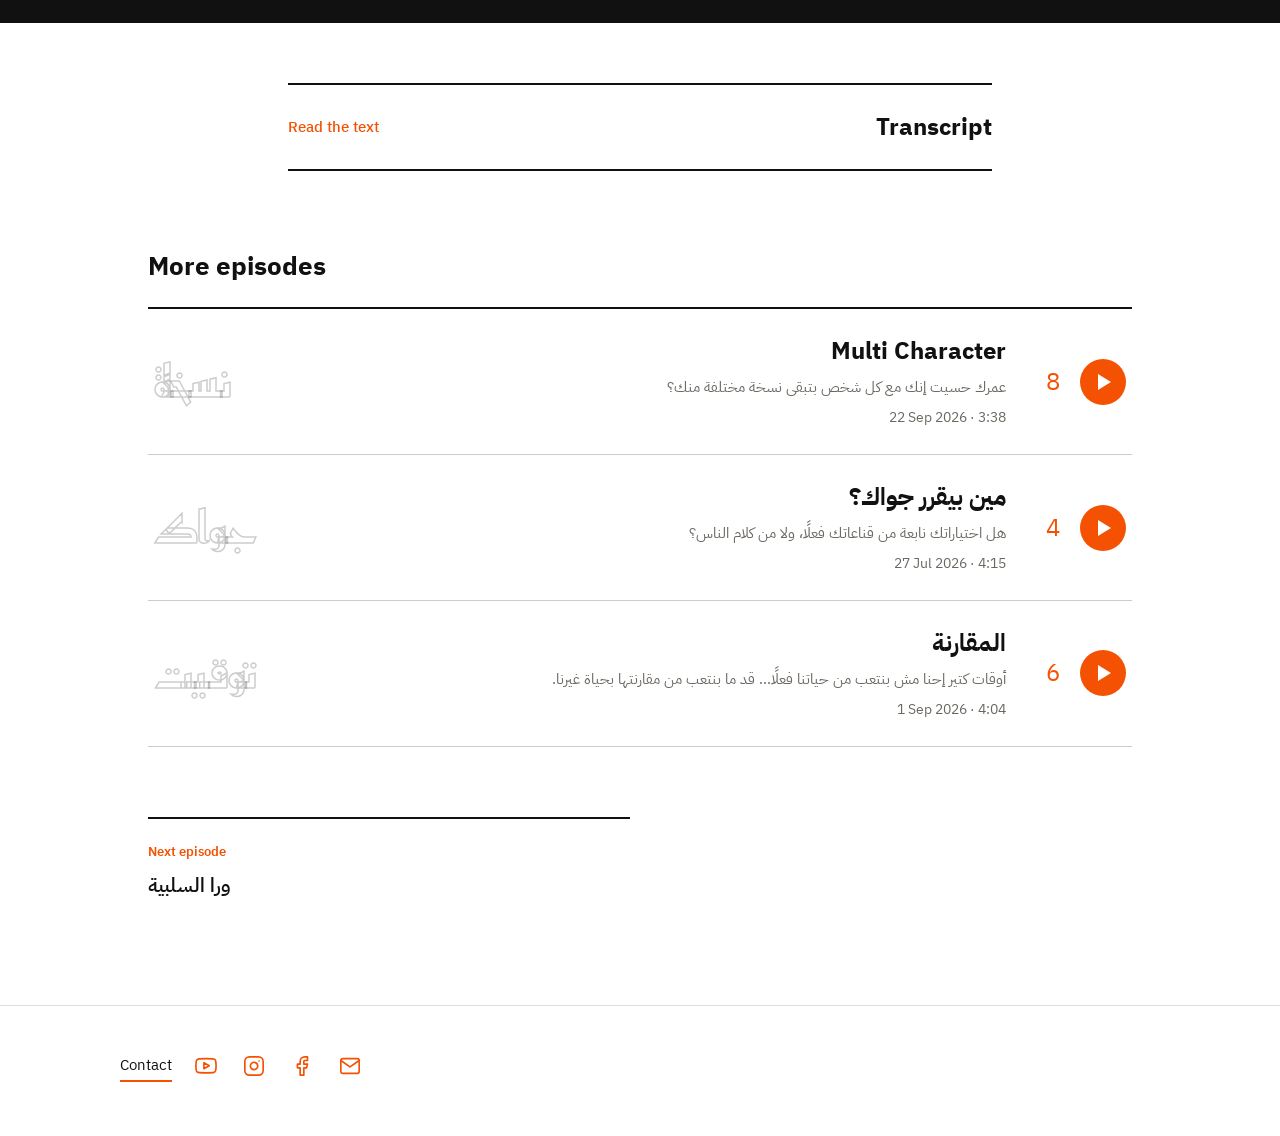
<file: ep/1.html>
<!DOCTYPE html>
<html lang="ar" dir="rtl"><head><meta charset="utf-8"><meta name="viewport" content="width=device-width,initial-scale=1">
<title>إنت بطل قصتك | ف الكلامِ كلام</title><meta name="description" content="لو حياتك كانت فيلم... هتكون راضي عن الدور اللي بتلعبه؟">
<meta property="og:title" content="إنت بطل قصتك | ف الكلامِ كلام"><meta property="og:image" content="../logo.jpg"><link rel="icon" href="../logo.jpg">
<link rel="preconnect" href="https://fonts.googleapis.com"><link rel="preconnect" href="https://fonts.gstatic.com" crossorigin>
<link href="https://fonts.googleapis.com/css2?family=IBM+Plex+Sans+Arabic:wght@400;500;600;700&family=Reem+Kufi:wght@500;600;700&display=swap" rel="stylesheet">
<link rel="stylesheet" href="../style.css?v=46288c44"><script>document.documentElement.className="js";try{var q=location.search.match(/lang=(ar|en)/);if(q)localStorage.setItem("lang",q[1]);var L=localStorage.getItem("lang")||((navigator.language||"ar").slice(0,2)=="ar"?"ar":"en");document.documentElement.setAttribute("data-lang",L)}catch(e){}</script></head><body class="ep t1">
<header class="top"><a class="lg" href="../index.html" aria-label="ف الكلامِ كلام"><img src="../logo-t.png" alt="ف الكلامِ كلام"></a>
<nav><a href="../episodes.html">الحلقات</a><a href="../space.html">اسأل نفسك</a><a href="../about.html">عنّا</a><a href="../contact.html">تواصل</a><a class="sr" href="../episodes.html#q" aria-label="بحث"><svg width="18" height="18" viewBox="0 0 24 24" fill="none" stroke="currentColor" stroke-width="2.4" stroke-linecap="round"><circle cx="11" cy="11" r="7"/><path d="M20 20l-4-4"/></svg></a><button class="lsw" type="button" aria-label="Language"><b data-l="ar">AR</b><i>|</i><b data-l="en">EN</b></button></nav></header>
<main>
<section class="eh"><div class="bgw" aria-hidden="true">فيلم</div>
<div class="wrap"><a class="back" href="../episodes.html">← الحلقات</a>
<small class="lab">عن نفسك · الحلقة ١</small>
<div class="eth etile"><img src="../logo.png" alt="" class="al"><span class="ak">الحلقة</span><span class="an">١</span><span class="at">إنت بطل قصتك</span></div><h1>إنت بطل قصتك</h1><div class="em">٤ يوليو ٢٠٢٦ · ٤:٠٩ · <span>#فيلم</span> <span>#عن_نفسك</span></div></div></section>
<section class="wrap body"><div class="d"><p>لو حياتك كانت فيلم...</p><p>هتكون راضي عن الدور اللي بتلعبه؟</p></div>
<div class="pl"><div class="ply" data-n="1" data-src="../audio/1.mp3" data-title="إنت بطل قصتك" data-url="../ep/1.html">
<div class="top2"><button class="pp" aria-label="شغّل / وقّف"></button><div class="mid"><div class="lbl">إنت بطل قصتك</div>
<div class="bar" role="slider" aria-label="موضع التشغيل" tabindex="0"><i></i></div><div class="tm"><span class="cur">0:00</span><span class="tot">4:09</span></div></div></div>
<div class="ctl"><button class="sk" data-s="-15" aria-label="رجوع ١٥ ثانية">−15</button><button class="sk" data-s="15" aria-label="تقديم ١٥ ثانية">+15</button><button class="spd" aria-label="سرعة التشغيل">1×</button><button class="sh">شارك</button><a class="dl" href="../audio/1.mp3" download="ف الكلامِ كلام - 1.mp3">تحميل</a><label class="vol">الصوت <input type="range" min="0" max="1" step="0.05" value="1" aria-label="مستوى الصوت"></label></div></div><div class="lis"><span>تسمعها كمان على:</span><a href="https://www.youtube.com/@inspeechtalkk" target="_blank" rel="noopener">يوتيوب</a></div></div></section>
<section class="qt"><div class="wrap"><blockquote>لو حياتك كانت فيلم... هتكون راضي عن الدور اللي بتلعبه؟</blockquote></div></section>
<section class="tr"><details><summary><span>نص الحلقة</span><i>اقرا النص</i></summary><div class="tb"><p>تعرف إيه أخطر دور ممكن تعيشه؟ الكومبارس. لو حياتك كانت فيلم وبتتفرج عليه دلوقتي هتكون مبسوط بالدور اللي بتلعبه ولا هتحس إنك مجرد extra موجود بس في الكادر؟ أصل في ناس عايشة حياتها كأنها مجرد شخصية جانبية مستنية الأحداث تحصل وخلاص ومستنية الناس تحددلها قيمتها وتقولها هي تستاهل إيه ومتستاهلش إيه مع إن الحقيقة مختلفة تمامًا.</p><p>حياتك مش فيلم حد تاني ومش دور ثانوي في قصة حد دي قصتك إنت وإنت مش مجرد حد فيها إنت الـ lead role إنت اللي بتقرر تمشي فين تقف فين وتكمل إزاي حتى لو الظروف مش دايمًا بإيدك بس رد فعلك واختياراتك دول بإيدك جدًا وعشان كده أي بطل حقيقي عمره ما كان perfect بالعكس يمكن أغلب الأبطال بدأوا وهم تايهين أصلًا.</p><p>هل عمرك شوفت بطل قصة أو مسلسل فاشل؟ آه يا ملك وارد جدًا. طيب السؤال الأهم هل فضل واقف عند فشله ولا اتعلم واتغير؟ طب هل شوفت بطل حقيقي شخصيته ضعيفة؟ حد بيقبل أي معاملة وخلاص؟</p><p>أكيد لأ. طيب ليه؟ لأن البطل الحقيقي حتى لو بيتعب حتى لو بيقع بيبقى عارف إن ليه قيمة وده ياخدنا لحاجة مهمة جدًا المعنى الحقيقي مش إنك بس البطل إنت كمان الكاتب إنت اللي كل يوم بتكتب فصل جديد بتشكل شخصيتك بطريقتك في التفكير بطريقة كلامك عن نفسك وبالحاجات اللي بتقبلها أو ترفضها حتى التفاصيل الصغيرة بتفرق.</p><p>خليني أحكيلك موقف شفته بعيني في يومين مختلفين نفس الموقف تقريبًا لكن نهايتين مختلفتين تمامًا. الشخص الأول حد كلمه بطريقة فيها تقليل فسكت وعدّى الموضوع لكن الموضوع ما انتهش عند كده بقى ده الطبيعي الناس بدأت تتعامل معاه بنفس الطريقة كل مرة وكان المسدج اللي هو سابها اوكي أنا قابل بده.</p><p>أما الشخص التاني فنفس الموقف حصل معاه بس رده كان مختلف كان فيما معناه إنه اتكلم معايا كويس بس لا خناق ولا صوت عالي لكن طريقته نفسها كان فيها كأنه عارف كويس هو مين وعارف إنه ميقبلش أقل من كده.</p><p>فالانرجي اللي طلعها أنهت الموقف فورًا والأهم إن الشخص اللي قدامه غالبًا فكر ألف مرة قبل ما يكرر حاجة زي كده تاني. وهنا بقى الفرق الحقيقي الفرق مش في الناس الفرق في الـ mindset لو شايف نفسك قليل هتقبل أي حاجة لكن لو شايف نفسك إنك تستاهل الاحترام الناس بتحس بده حتى من غير ما تتكلم كتير.</p><p>وتخيل بعد سنين إن في حد أصغر منك بيتعلم منك مش بالكلام لكن من الـ vibes من طريقتك من نظرتك لنفسك هتتمنى يشوفك إزاي شخص قوي شخص واثق شخص عارف قيمته ولا شخص مستني طول الوقت حد يطمنه إنه كفاية.</p><p>عشان كده النهارده اسأل نفسك سؤال مهم أنا بتعامل مع نفسي على إني فعلًا شخص يستاهل ولا مستني حد ييجي يثبتلي ده؟ لأن فيه فرق كبير بين حد عايش حياته وحد حياته هي اللي ممشياه.</p><p>يمكن مش هتقدر تتحكم في كل حاجة حواليك بس تقدر تتحكم في دورك تكون البطل ولا مجرد background character فـ انت بطل قصتك دي مش مجرد جملة تحفيزية وخلاص دي mindset كاملة لواحد بيقول أنا مسؤول عن حياتي عن اختياراتي عن الطريق اللي همشيه وأنا أستاهل أعيش الحياة دي بالشكل اللي يرضيني. كانت معاكم ملك فرج، وأشوفكم في حلقة جديدة من ف الكلامِ كلام.</p></div></details></section>
<section class="wrap rel"><h2 class="h2">حلقات قريبة</h2><div class="rows"><article class="row" data-s="Multi Character عمرك حسيت إنك مع كل شخص بتبقى نسخة مختلفة منك؟ عن نفسك نسخة عمرك حسيت إنك مع كل شخص بتبقى نسخة مختلفة منك؟ هل ده معناه إنك fake؟ ولا إنك ببساطة بتفهم كل شخص والموقف اللي قدامك؟ في الحلقة دي بنتكلم عن فكرة الـ multi character، والفرق بين إنك تكون adaptable وتعرف تتعامل مع ناس مختلفة، وبين إنك تغيّر نفسك لدرجة إنك تضيعها. لأنك ممكن تغيّر طريقتك مع الناس... من غير ما تغيّر مبادئك."><button class="rp" data-play="8" data-src="../audio/8.mp3" data-title="Multi Character" data-url="../ep/8.html" aria-label="شغّل Multi Character"></button><span class="num">٨</span>
<a class="rt" href="../ep/8.html"><b>Multi Character</b><i>عمرك حسيت إنك مع كل شخص بتبقى نسخة مختلفة منك؟</i><em>٢٢ سبتمبر ٢٠٢٦ · ٣:٣٨</em></a><span class="rw" aria-hidden="true">نسخة</span></article><article class="row" data-s="مين بيقرر جواك؟ هل اختياراتك نابعة من قناعاتك فعلًا، ولا من كلام الناس؟ عن نفسك جواك مين اللي بيقرر جواك؟ هل اختياراتك نابعة من قناعاتك فعلًا، ولا من كلام الناس، أو الخوف من الاختلاف، أو مجرد التعود؟ في الحلقة دي من &quot;ف الكلامِ كلام&quot; بنتكلم عن المعايير اللي بنرجعلها قبل أي قرار، وإزاي نعرف إذا كنا بنعيش بقيمنا الحقيقية ولا بقيم فرضها علينا اللي حوالينا. شاركني رأيك: إيه هو معيارك للصح والغلط في الحياة؟"><button class="rp" data-play="4" data-src="../audio/4.mp3" data-title="مين بيقرر جواك؟" data-url="../ep/4.html" aria-label="شغّل مين بيقرر جواك؟"></button><span class="num">٤</span>
<a class="rt" href="../ep/4.html"><b>مين بيقرر جواك؟</b><i>هل اختياراتك نابعة من قناعاتك فعلًا، ولا من كلام الناس؟</i><em>٢٧ يوليو ٢٠٢٦ · ٤:١٥</em></a><span class="rw" aria-hidden="true">جواك</span></article><article class="row" data-s="المقارنة أوقات كتير إحنا مش بنتعب من حياتنا فعلًا... قد ما بنتعب من مقارنتها بحياة غيرنا. عن الناس وعنك توقيت أوقات كتير إحنا مش بنتعب من حياتنا فعلًا... قد ما بنتعب من مقارنة حياتنا بحياة غيرنا. في الحلقة دي بنتكلم عن المقارنة، وإزاي ممكن تسرق فرحتنا وإنجازاتنا وإحساسنا بنفسنا، لمجرد إننا بنقيس رحلتنا برحلة شخص تاني. لأنك مش متأخر... إنت بس ماشي في توقيت مختلف."><button class="rp" data-play="6" data-src="../audio/6.mp3" data-title="المقارنة" data-url="../ep/6.html" aria-label="شغّل المقارنة"></button><span class="num">٦</span>
<a class="rt" href="../ep/6.html"><b>المقارنة</b><i>أوقات كتير إحنا مش بنتعب من حياتنا فعلًا... قد ما بنتعب من مقارنتها بحياة غيرنا.</i><em>١ سبتمبر ٢٠٢٦ · ٤:٠٤</em></a><span class="rw" aria-hidden="true">توقيت</span></article></div></section>
<section class="wrap pn"><a class="nx" href="2.html"><small>الحلقة اللي بعدها</small>ورا السلبية</a></section>
</main><footer><div class="fw"><span class="fl"><a href="../contact.html">تواصل</a><a class="ic" href="https://www.youtube.com/@inspeechtalkk" target="_blank" rel="noopener"><svg viewBox="0 0 24 24" width="22" height="22" fill="none" stroke="currentColor" stroke-width="1.8" stroke-linecap="round" stroke-linejoin="round" aria-hidden="true"><path d="M22.54 6.42a2.78 2.78 0 0 0-1.94-2C18.88 4 12 4 12 4s-6.88 0-8.6.46a2.78 2.78 0 0 0-1.94 2A29 29 0 0 0 1 11.75a29 29 0 0 0 .46 5.33A2.78 2.78 0 0 0 3.4 19c1.72.46 8.6.46 8.6.46s6.88 0 8.6-.46a2.78 2.78 0 0 0 1.94-2 29 29 0 0 0 .46-5.25 29 29 0 0 0-.46-5.33z"/><path d="M9.75 15.02 15.5 11.75 9.75 8.48z"/></svg><span class="vh" style="position:absolute;width:1px;height:1px;overflow:hidden;clip:rect(0 0 0 0);white-space:nowrap">يوتيوب</span></a><a class="ic" href="https://www.instagram.com/inspeechtalk" target="_blank" rel="noopener"><svg viewBox="0 0 24 24" width="22" height="22" fill="none" stroke="currentColor" stroke-width="1.8" stroke-linecap="round" stroke-linejoin="round" aria-hidden="true"><rect x="2" y="2" width="20" height="20" rx="5"/><path d="M16 11.37A4 4 0 1 1 12.63 8 4 4 0 0 1 16 11.37z"/><path d="M17.5 6.5h.01"/></svg><span class="vh" style="position:absolute;width:1px;height:1px;overflow:hidden;clip:rect(0 0 0 0);white-space:nowrap">إنستجرام</span></a><a class="ic" href="https://www.facebook.com/share/1BJq657VJj/" target="_blank" rel="noopener"><svg viewBox="0 0 24 24" width="22" height="22" fill="none" stroke="currentColor" stroke-width="1.8" stroke-linecap="round" stroke-linejoin="round" aria-hidden="true"><path d="M18 2h-3a5 5 0 0 0-5 5v3H7v4h3v8h4v-8h3l1-4h-4V7a1 1 0 0 1 1-1h3z"/></svg><span class="vh" style="position:absolute;width:1px;height:1px;overflow:hidden;clip:rect(0 0 0 0);white-space:nowrap">فيسبوك</span></a><a class="ic" href="mailto:felklamiklam@gmail.com"><svg viewBox="0 0 24 24" width="22" height="22" fill="none" stroke="currentColor" stroke-width="1.8" stroke-linecap="round" stroke-linejoin="round" aria-hidden="true"><path d="M4 4h16c1.1 0 2 .9 2 2v12c0 1.1-.9 2-2 2H4c-1.1 0-2-.9-2-2V6c0-1.1.9-2 2-2z"/><path d="m22 6-10 7L2 6"/></svg><span class="vh" style="position:absolute;width:1px;height:1px;overflow:hidden;clip:rect(0 0 0 0);white-space:nowrap">جيميل</span></a></span></div></footer>
<script src="../app.js?v=46288c44" defer></script><script src="../i18n.js?v=46288c44" defer></script></body></html>
</file>
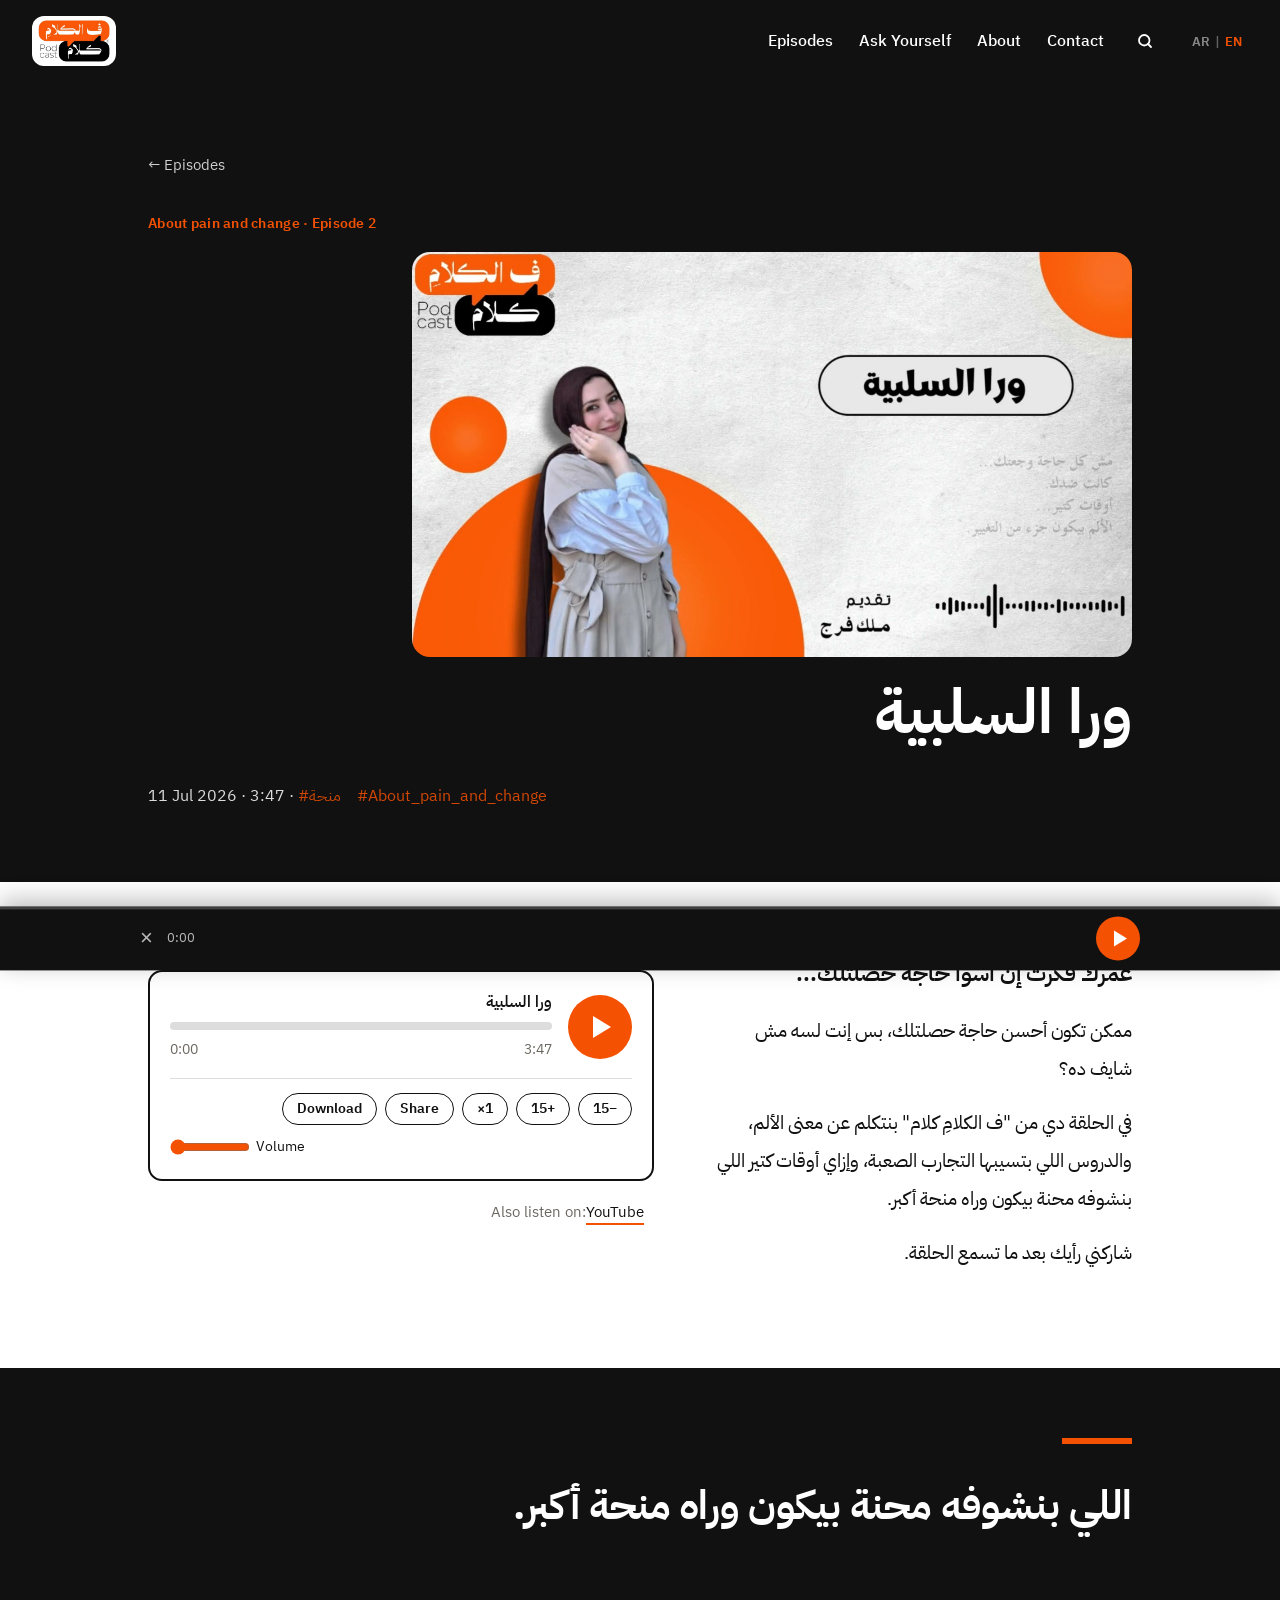
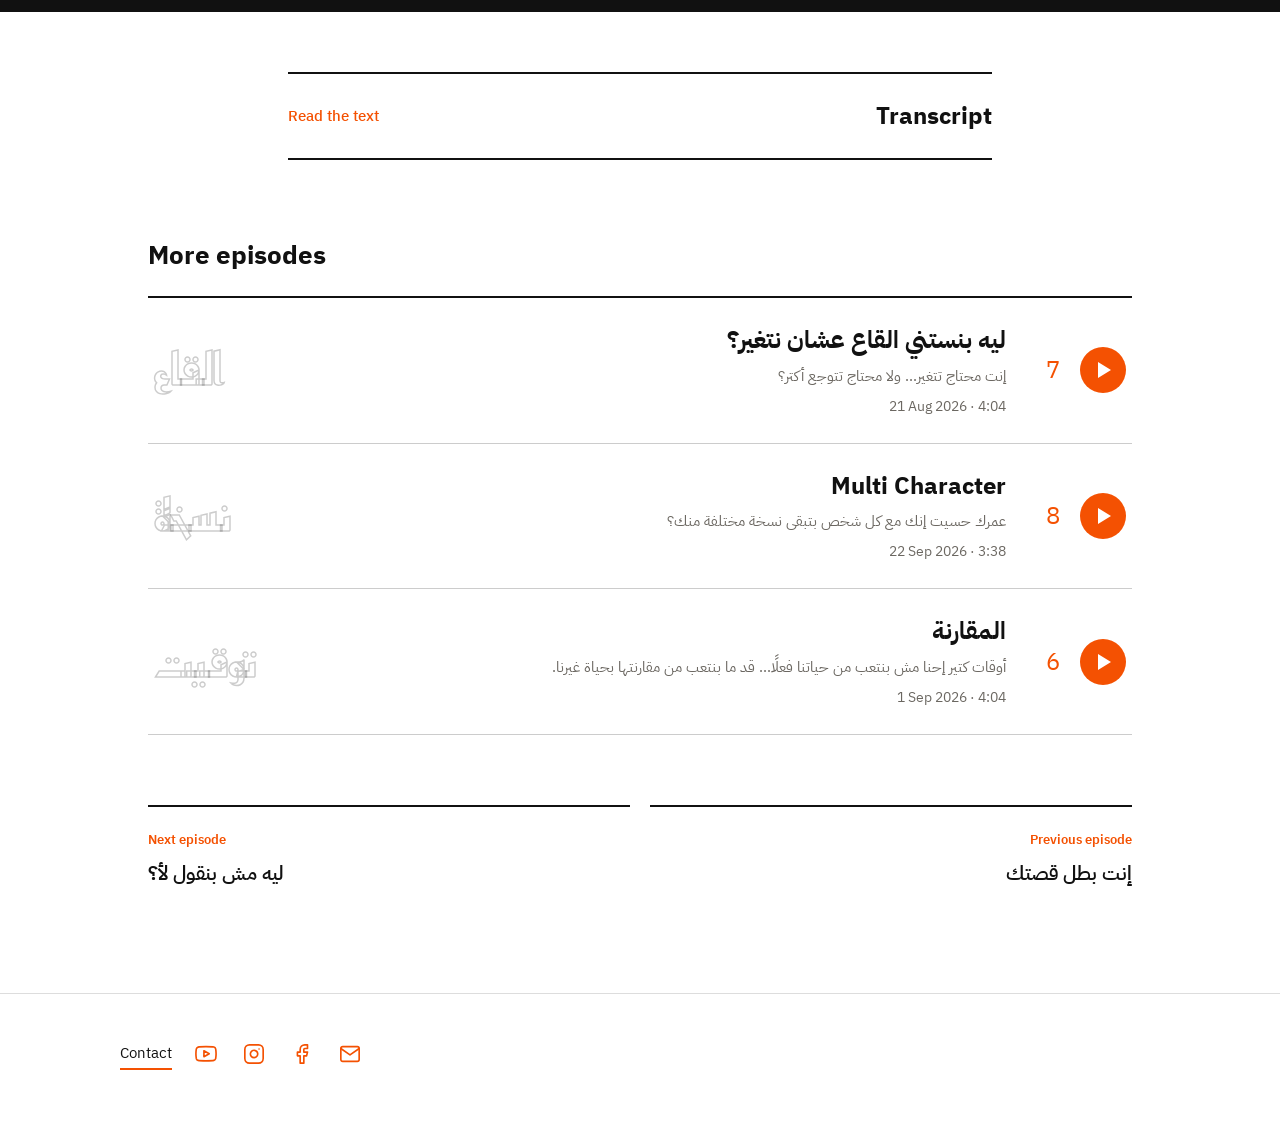
<file: ep/2.html>
<!DOCTYPE html>
<html lang="ar" dir="rtl"><head><meta charset="utf-8"><meta name="viewport" content="width=device-width,initial-scale=1">
<title>ورا السلبية | ف الكلامِ كلام</title><meta name="description" content="عمرك فكرت إن أسوأ حاجة حصلتلك... ممكن تكون أحسن حاجة حصلتلك؟">
<meta property="og:title" content="ورا السلبية | ف الكلامِ كلام"><meta property="og:image" content="../logo.jpg"><link rel="icon" href="../logo.jpg">
<link rel="preconnect" href="https://fonts.googleapis.com"><link rel="preconnect" href="https://fonts.gstatic.com" crossorigin>
<link href="https://fonts.googleapis.com/css2?family=IBM+Plex+Sans+Arabic:wght@400;500;600;700&family=Reem+Kufi:wght@500;600;700&display=swap" rel="stylesheet">
<link rel="stylesheet" href="../style.css?v=46288c44"><script>document.documentElement.className="js";try{var q=location.search.match(/lang=(ar|en)/);if(q)localStorage.setItem("lang",q[1]);var L=localStorage.getItem("lang")||((navigator.language||"ar").slice(0,2)=="ar"?"ar":"en");document.documentElement.setAttribute("data-lang",L)}catch(e){}</script></head><body class="ep t2">
<header class="top"><a class="lg" href="../index.html" aria-label="ف الكلامِ كلام"><img src="../logo-t.png" alt="ف الكلامِ كلام"></a>
<nav><a href="../episodes.html">الحلقات</a><a href="../space.html">اسأل نفسك</a><a href="../about.html">عنّا</a><a href="../contact.html">تواصل</a><a class="sr" href="../episodes.html#q" aria-label="بحث"><svg width="18" height="18" viewBox="0 0 24 24" fill="none" stroke="currentColor" stroke-width="2.4" stroke-linecap="round"><circle cx="11" cy="11" r="7"/><path d="M20 20l-4-4"/></svg></a><button class="lsw" type="button" aria-label="Language"><b data-l="ar">AR</b><i>|</i><b data-l="en">EN</b></button></nav></header>
<main>
<section class="eh"><div class="bgw" aria-hidden="true">منحة</div>
<div class="wrap"><a class="back" href="../episodes.html">← الحلقات</a>
<small class="lab">عن الوجع والتغيير · الحلقة ٢</small>
<img class="eth" src="../thumbs/2.jpg" alt="ورا السلبية" width="1280" height="720"><h1>ورا السلبية</h1><div class="em">١١ يوليو ٢٠٢٦ · ٣:٤٧ · <span>#منحة</span> <span>#عن_الوجع_والتغيير</span></div></div></section>
<section class="wrap body"><div class="d"><p>عمرك فكرت إن أسوأ حاجة حصلتلك...</p><p>ممكن تكون أحسن حاجة حصلتلك، بس إنت لسه مش شايف ده؟</p><p>في الحلقة دي من &quot;ف الكلامِ كلام&quot; بنتكلم عن معنى الألم، والدروس اللي بتسيبها التجارب الصعبة، وإزاي أوقات كتير اللي بنشوفه محنة بيكون وراه منحة أكبر.</p><p>شاركني رأيك بعد ما تسمع الحلقة.</p></div>
<div class="pl"><div class="ply" data-n="2" data-src="../audio/2.mp3" data-title="ورا السلبية" data-url="../ep/2.html">
<div class="top2"><button class="pp" aria-label="شغّل / وقّف"></button><div class="mid"><div class="lbl">ورا السلبية</div>
<div class="bar" role="slider" aria-label="موضع التشغيل" tabindex="0"><i></i></div><div class="tm"><span class="cur">0:00</span><span class="tot">3:47</span></div></div></div>
<div class="ctl"><button class="sk" data-s="-15" aria-label="رجوع ١٥ ثانية">−15</button><button class="sk" data-s="15" aria-label="تقديم ١٥ ثانية">+15</button><button class="spd" aria-label="سرعة التشغيل">1×</button><button class="sh">شارك</button><a class="dl" href="../audio/2.mp3" download="ف الكلامِ كلام - 2.mp3">تحميل</a><label class="vol">الصوت <input type="range" min="0" max="1" step="0.05" value="1" aria-label="مستوى الصوت"></label></div></div><div class="lis"><span>تسمعها كمان على:</span><a href="https://www.youtube.com/@inspeechtalkk" target="_blank" rel="noopener">يوتيوب</a></div></div></section>
<section class="qt"><div class="wrap"><blockquote>اللي بنشوفه محنة بيكون وراه منحة أكبر.</blockquote></div></section>
<section class="tr"><details><summary><span>نص الحلقة</span><i>اقرا النص</i></summary><div class="tb"><p>ما يمكن الحاجة اللي كسرتك هي اللي أنقذتك. عمرك فكرت إن أسوأ حاجة حصلتلك ممكن تكون أحسن حاجة حصلتلك بس إنت لسه مش شايف ده؟ يمكن. إحنا متعودين إن أي حاجة سلبية بتحصلنا نحطها في خانة ضدنا على طول.</p><p>حاجة تزعلنا أو تكسرنا أو توجعنا يبقى خلاص دي حاجة وحشةوبس full stop علي كدا. وخلينا نبقى صريحين محدش فينا بيحب الوجع ولا حد بيتمنى يعدي بحاجات صعبة. بس يمكن الحقيقة أعمق من كده بكتير ويمكن الـ concept كله محتاج نفهمه بشكل مختلف شوية إن مش كل حاجة حصلتلك كانت ضدك ما يمكن كانت بتجهزك.</p><p>إحنا دايمًا بنشوف اللحظة اللي إحنا فيها بس بنشوف الموقف وهو بيحصل ونحكم عليه فورًا لكن مش بنشوف الصورة كلها ومش بنفهم ليه ده حصل دلوقتي بالذات. الحقيقة إن دايمًا نظرتنا محدودة.</p><p>لأن بعد ما بنعدي الموقف ونبص ورا بنبدأ نفهم واحدة واحدة بنقول يمكن الحاجة دي كانت صعبة بس هي اللي خلتني أبقى أقوى هي اللي فهمتني نفسي هي اللي خلتني أختار أحسن بعد كده.</p><p>with more awareness الحقيقة اللي مش دايمًا بنحب نعترف بيها إن كل حاجة سلبية حصلتلك سابت جواك درس. حتى لو إنت ماكنتش عايزه وقتها بس كنت محتاجه جدًا even لو انت مش شايف ده دلوقتي.</p><p>يمكن موقف وجعك بس علمك متثقش في أي حد بسهولة. ويمكن تجربة فشلت فيها لكن خلتك تفهم نفسك أكتر ويمكن علاقة انتهت بس رجعتك لنفسك من تاني. فالفكرة مش في إن الحاجة كانت حلوة الفكرة ببساطة إنها كانت مفيدة.</p><p>بس ده مش معناه إننا لازم نكون أقوياء طول الوقت عادي جدًا تتعب وتزعل المهم إنك متقفش عند ده. أنا شخصيًا في حاجات كنت شايفاها نهاية الدنيا. ودلوقتي أنا بحمد ربنا انها حصلت لأن لولاها انا مكنتش بقيت الشخص اللي أنا عليه دلوقتي.</p><p>وخليني أكلمك من منظور تاني. إن إحنا كبشر بنشوف جزء صغير جدًا من الصورة. لكن ربنا شايف الصورة كلها شايف إيه اللي ينفعك وشايف إيه اللي ممكن يأذيك وعمره ما بيختار لك حاجة وحشة ابدا حتى لو إنت شايفها كده دلوقتي.</p><p>يمكن إحنا مش فاهمين دلوقتي بس ربنا دايمًا بيختار لنا الأنسب. يمكن الحاجة دي كانت مؤلمة. بس بتبعدك عن حاجة أسوأ أو بتقربك من حاجة أحسن أو بتجهزك لمرحلة إنت لسه موصلتلهاش.</p><p>وربنا شايف صبرك وتعبك ومش بيضيع حاجة كل حاجة ليها معنى حتى لو إنت لسه مش فاهمه. ومش معنى إنك اتأذيت إنك خسرت ومش معنى إن الحاجة دي كانت صعبة إنها كانت غلط أوقات كتير الألم بيبقى جزء من التغيير.</p><p>بص لنفسك دلوقتي إنت مش نفس الشخص من سنة ولا حتى من كام شهر نضجك ووعيك وطريقة تفكيرك اتغيروا بسبب تجارب انت كنت شايفها في وقت من الأوقات سيئة. الحقيقة البسيطة إنك انت النهارده نتيجة كل حاجة مريت بيها الحلو والوحش والحاجات اللي إنت شايفها سلبية هي اللي شكلتك وخليتك أقوى وأكثر وعياً وأصدق مع نفسك.</p><p>فالمرة الجاية لما تمر بحاجة صعبة اسأل نفسك هو إيه اللي انا ممكن أتعلمه من ده بدل ما تسأل هو أنا ليه بيحصلي كدا وحاول تعمل Focus على المنحة حتى لو مستخبية جوه المحنة.</p><p>يمكن لو الحاجة دي ماكنتش حصلت ماكنتش هتبقى الشخص اللي إنت عليه دلوقتي. يمكن دلوقتي مش فاهم ويمكن شايف إن كل اللي حصل ده كان وحش بس بس صدقني هييجي وقت وتبص ورا وتفهم إن ده كان خير ليك حتى لو مكنتش شايفه وقتها.</p><p>يمكن دلوقتي مش واضح بس بعدين هتقول كان خير. كانت معاكم ملك فرج، وأشوفكم في حلقة جديدة من ف الكلامِ كلام.</p></div></details></section>
<section class="wrap rel"><h2 class="h2">حلقات قريبة</h2><div class="rows"><article class="row" data-s="ليه بنستني القاع عشان نتغير؟ إنت محتاج تتغير... ولا محتاج تتوجع أكتر؟ عن الوجع والتغيير القاع إنت محتاج تتغير... ولا محتاج تتوجع أكتر؟ ليه بنفضل مستنيين الوجع، والخسارة، أو الانهيار عشان ناخد خطوة كنا عارفين من زمان إننا محتاجين ناخدها؟ في الحلقة دي من &quot;ف الكلامِ كلام&quot; بنتكلم عن التغيير، والـ comfort zone، وليه أوقات بنستنى القاع عشان نبدأ نطلع. يمكن مش لازم الحياة تكسرك... عشان تسمعها."><button class="rp" data-play="7" data-src="../audio/7.mp3" data-title="ليه بنستني القاع عشان نتغير؟" data-url="../ep/7.html" aria-label="شغّل ليه بنستني القاع عشان نتغير؟"></button><span class="num">٧</span>
<a class="rt" href="../ep/7.html"><b>ليه بنستني القاع عشان نتغير؟</b><i>إنت محتاج تتغير... ولا محتاج تتوجع أكتر؟</i><em>٢١ أغسطس ٢٠٢٦ · ٤:٠٤</em></a><span class="rw" aria-hidden="true">القاع</span></article><article class="row" data-s="Multi Character عمرك حسيت إنك مع كل شخص بتبقى نسخة مختلفة منك؟ عن نفسك نسخة عمرك حسيت إنك مع كل شخص بتبقى نسخة مختلفة منك؟ هل ده معناه إنك fake؟ ولا إنك ببساطة بتفهم كل شخص والموقف اللي قدامك؟ في الحلقة دي بنتكلم عن فكرة الـ multi character، والفرق بين إنك تكون adaptable وتعرف تتعامل مع ناس مختلفة، وبين إنك تغيّر نفسك لدرجة إنك تضيعها. لأنك ممكن تغيّر طريقتك مع الناس... من غير ما تغيّر مبادئك."><button class="rp" data-play="8" data-src="../audio/8.mp3" data-title="Multi Character" data-url="../ep/8.html" aria-label="شغّل Multi Character"></button><span class="num">٨</span>
<a class="rt" href="../ep/8.html"><b>Multi Character</b><i>عمرك حسيت إنك مع كل شخص بتبقى نسخة مختلفة منك؟</i><em>٢٢ سبتمبر ٢٠٢٦ · ٣:٣٨</em></a><span class="rw" aria-hidden="true">نسخة</span></article><article class="row" data-s="المقارنة أوقات كتير إحنا مش بنتعب من حياتنا فعلًا... قد ما بنتعب من مقارنتها بحياة غيرنا. عن الناس وعنك توقيت أوقات كتير إحنا مش بنتعب من حياتنا فعلًا... قد ما بنتعب من مقارنة حياتنا بحياة غيرنا. في الحلقة دي بنتكلم عن المقارنة، وإزاي ممكن تسرق فرحتنا وإنجازاتنا وإحساسنا بنفسنا، لمجرد إننا بنقيس رحلتنا برحلة شخص تاني. لأنك مش متأخر... إنت بس ماشي في توقيت مختلف."><button class="rp" data-play="6" data-src="../audio/6.mp3" data-title="المقارنة" data-url="../ep/6.html" aria-label="شغّل المقارنة"></button><span class="num">٦</span>
<a class="rt" href="../ep/6.html"><b>المقارنة</b><i>أوقات كتير إحنا مش بنتعب من حياتنا فعلًا... قد ما بنتعب من مقارنتها بحياة غيرنا.</i><em>١ سبتمبر ٢٠٢٦ · ٤:٠٤</em></a><span class="rw" aria-hidden="true">توقيت</span></article></div></section>
<section class="wrap pn"><a href="1.html"><small>الحلقة اللي قبلها</small>إنت بطل قصتك</a><a class="nx" href="3.html"><small>الحلقة اللي بعدها</small>ليه مش بنقول لأ؟</a></section>
</main><footer><div class="fw"><span class="fl"><a href="../contact.html">تواصل</a><a class="ic" href="https://www.youtube.com/@inspeechtalkk" target="_blank" rel="noopener"><svg viewBox="0 0 24 24" width="22" height="22" fill="none" stroke="currentColor" stroke-width="1.8" stroke-linecap="round" stroke-linejoin="round" aria-hidden="true"><path d="M22.54 6.42a2.78 2.78 0 0 0-1.94-2C18.88 4 12 4 12 4s-6.88 0-8.6.46a2.78 2.78 0 0 0-1.94 2A29 29 0 0 0 1 11.75a29 29 0 0 0 .46 5.33A2.78 2.78 0 0 0 3.4 19c1.72.46 8.6.46 8.6.46s6.88 0 8.6-.46a2.78 2.78 0 0 0 1.94-2 29 29 0 0 0 .46-5.25 29 29 0 0 0-.46-5.33z"/><path d="M9.75 15.02 15.5 11.75 9.75 8.48z"/></svg><span class="vh" style="position:absolute;width:1px;height:1px;overflow:hidden;clip:rect(0 0 0 0);white-space:nowrap">يوتيوب</span></a><a class="ic" href="https://www.instagram.com/inspeechtalk" target="_blank" rel="noopener"><svg viewBox="0 0 24 24" width="22" height="22" fill="none" stroke="currentColor" stroke-width="1.8" stroke-linecap="round" stroke-linejoin="round" aria-hidden="true"><rect x="2" y="2" width="20" height="20" rx="5"/><path d="M16 11.37A4 4 0 1 1 12.63 8 4 4 0 0 1 16 11.37z"/><path d="M17.5 6.5h.01"/></svg><span class="vh" style="position:absolute;width:1px;height:1px;overflow:hidden;clip:rect(0 0 0 0);white-space:nowrap">إنستجرام</span></a><a class="ic" href="https://www.facebook.com/share/1BJq657VJj/" target="_blank" rel="noopener"><svg viewBox="0 0 24 24" width="22" height="22" fill="none" stroke="currentColor" stroke-width="1.8" stroke-linecap="round" stroke-linejoin="round" aria-hidden="true"><path d="M18 2h-3a5 5 0 0 0-5 5v3H7v4h3v8h4v-8h3l1-4h-4V7a1 1 0 0 1 1-1h3z"/></svg><span class="vh" style="position:absolute;width:1px;height:1px;overflow:hidden;clip:rect(0 0 0 0);white-space:nowrap">فيسبوك</span></a><a class="ic" href="mailto:felklamiklam@gmail.com"><svg viewBox="0 0 24 24" width="22" height="22" fill="none" stroke="currentColor" stroke-width="1.8" stroke-linecap="round" stroke-linejoin="round" aria-hidden="true"><path d="M4 4h16c1.1 0 2 .9 2 2v12c0 1.1-.9 2-2 2H4c-1.1 0-2-.9-2-2V6c0-1.1.9-2 2-2z"/><path d="m22 6-10 7L2 6"/></svg><span class="vh" style="position:absolute;width:1px;height:1px;overflow:hidden;clip:rect(0 0 0 0);white-space:nowrap">جيميل</span></a></span></div></footer>
<script src="../app.js?v=46288c44" defer></script><script src="../i18n.js?v=46288c44" defer></script></body></html>
</file>
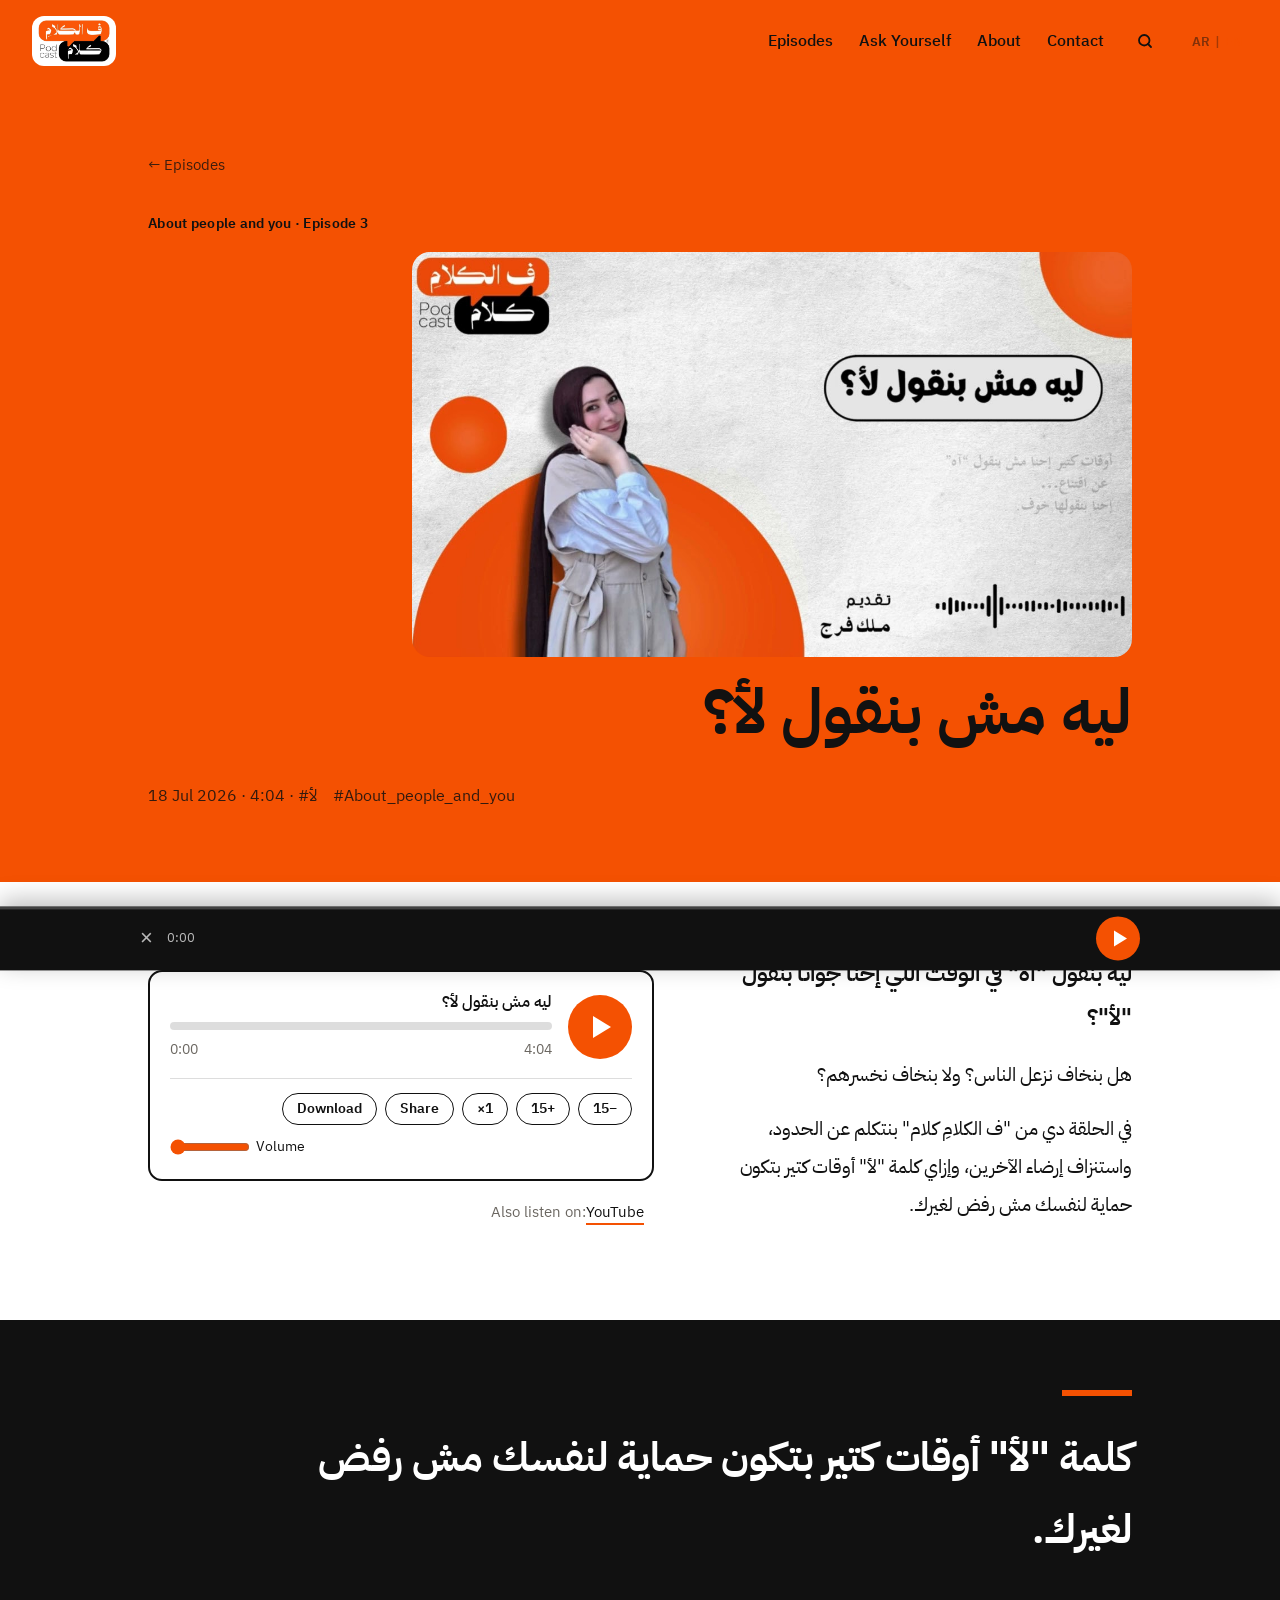
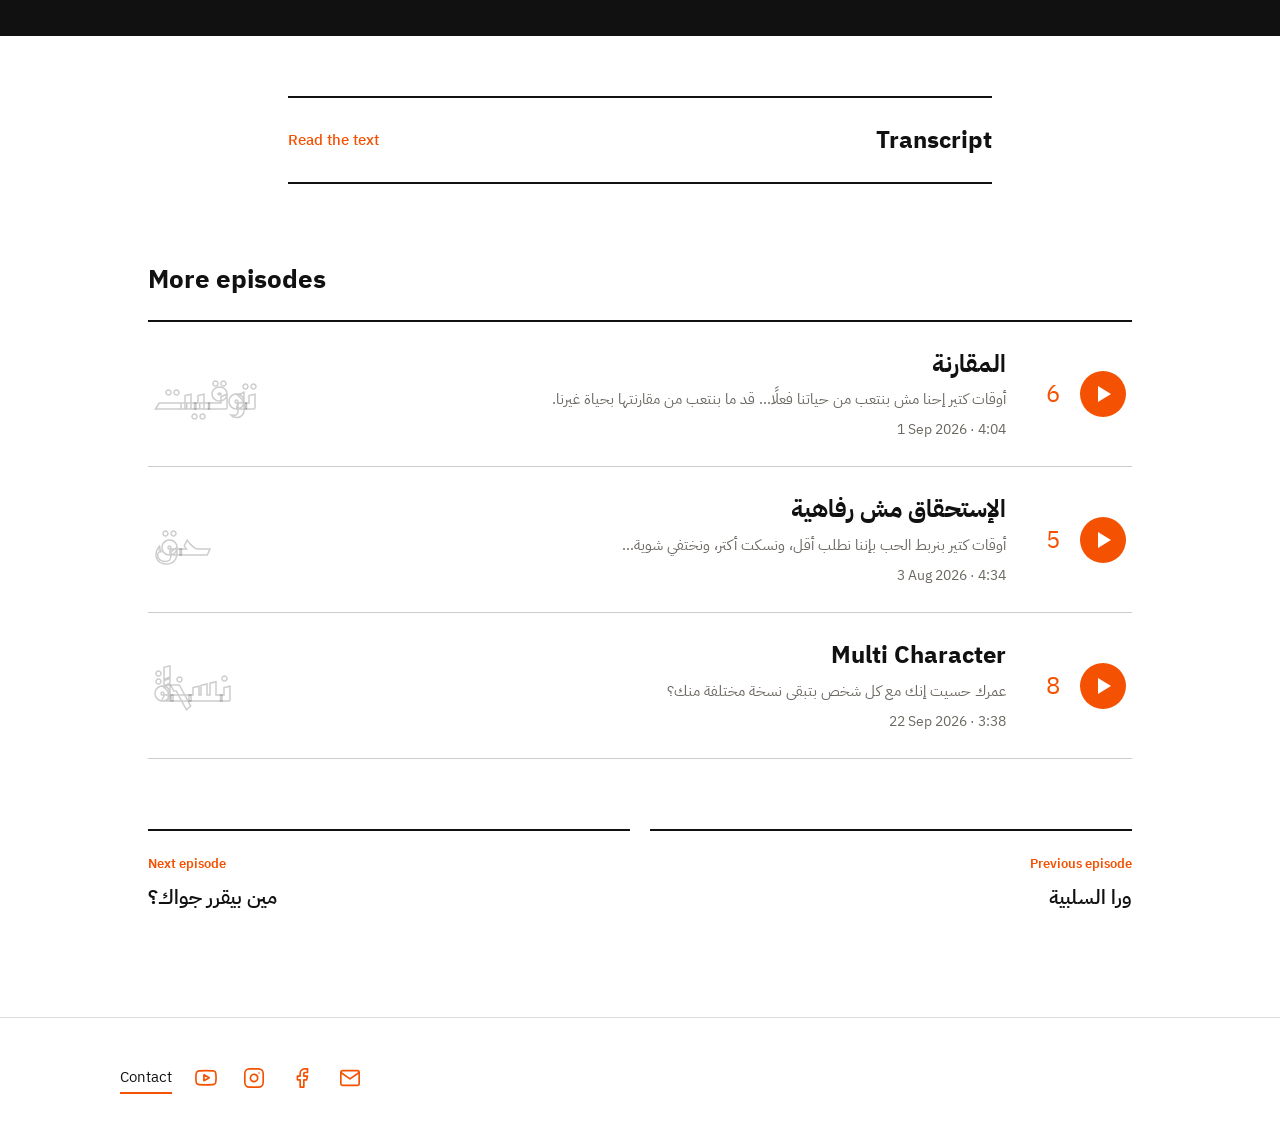
<file: ep/3.html>
<!DOCTYPE html>
<html lang="ar" dir="rtl"><head><meta charset="utf-8"><meta name="viewport" content="width=device-width,initial-scale=1">
<title>ليه مش بنقول لأ؟ | ف الكلامِ كلام</title><meta name="description" content="ليه بنقول &quot;آه&quot; في الوقت اللي إحنا جوانا بنقول &quot;لأ&quot;؟">
<meta property="og:title" content="ليه مش بنقول لأ؟ | ف الكلامِ كلام"><meta property="og:image" content="../logo.jpg"><link rel="icon" href="../logo.jpg">
<link rel="preconnect" href="https://fonts.googleapis.com"><link rel="preconnect" href="https://fonts.gstatic.com" crossorigin>
<link href="https://fonts.googleapis.com/css2?family=IBM+Plex+Sans+Arabic:wght@400;500;600;700&family=Reem+Kufi:wght@500;600;700&display=swap" rel="stylesheet">
<link rel="stylesheet" href="../style.css?v=46288c44"><script>document.documentElement.className="js";try{var q=location.search.match(/lang=(ar|en)/);if(q)localStorage.setItem("lang",q[1]);var L=localStorage.getItem("lang")||((navigator.language||"ar").slice(0,2)=="ar"?"ar":"en");document.documentElement.setAttribute("data-lang",L)}catch(e){}</script></head><body class="ep t3">
<header class="top"><a class="lg" href="../index.html" aria-label="ف الكلامِ كلام"><img src="../logo-t.png" alt="ف الكلامِ كلام"></a>
<nav><a href="../episodes.html">الحلقات</a><a href="../space.html">اسأل نفسك</a><a href="../about.html">عنّا</a><a href="../contact.html">تواصل</a><a class="sr" href="../episodes.html#q" aria-label="بحث"><svg width="18" height="18" viewBox="0 0 24 24" fill="none" stroke="currentColor" stroke-width="2.4" stroke-linecap="round"><circle cx="11" cy="11" r="7"/><path d="M20 20l-4-4"/></svg></a><button class="lsw" type="button" aria-label="Language"><b data-l="ar">AR</b><i>|</i><b data-l="en">EN</b></button></nav></header>
<main>
<section class="eh"><div class="bgw" aria-hidden="true">لأ</div>
<div class="wrap"><a class="back" href="../episodes.html">← الحلقات</a>
<small class="lab">عن الناس وعنك · الحلقة ٣</small>
<img class="eth" src="../thumbs/3.jpg" alt="ليه مش بنقول لأ؟" width="1280" height="720"><h1>ليه مش بنقول لأ؟</h1><div class="em">١٨ يوليو ٢٠٢٦ · ٤:٠٤ · <span>#لأ</span> <span>#عن_الناس_وعنك</span></div></div></section>
<section class="wrap body"><div class="d"><p>ليه بنقول &quot;آه&quot; في الوقت اللي إحنا جوانا بنقول &quot;لأ&quot;؟</p><p>هل بنخاف نزعل الناس؟ ولا بنخاف نخسرهم؟</p><p>في الحلقة دي من &quot;ف الكلامِ كلام&quot; بنتكلم عن الحدود، واستنزاف إرضاء الآخرين، وإزاي كلمة &quot;لأ&quot; أوقات كتير بتكون حماية لنفسك مش رفض لغيرك.</p></div>
<div class="pl"><div class="ply" data-n="3" data-src="../audio/3.mp3" data-title="ليه مش بنقول لأ؟" data-url="../ep/3.html">
<div class="top2"><button class="pp" aria-label="شغّل / وقّف"></button><div class="mid"><div class="lbl">ليه مش بنقول لأ؟</div>
<div class="bar" role="slider" aria-label="موضع التشغيل" tabindex="0"><i></i></div><div class="tm"><span class="cur">0:00</span><span class="tot">4:04</span></div></div></div>
<div class="ctl"><button class="sk" data-s="-15" aria-label="رجوع ١٥ ثانية">−15</button><button class="sk" data-s="15" aria-label="تقديم ١٥ ثانية">+15</button><button class="spd" aria-label="سرعة التشغيل">1×</button><button class="sh">شارك</button><a class="dl" href="../audio/3.mp3" download="ف الكلامِ كلام - 3.mp3">تحميل</a><label class="vol">الصوت <input type="range" min="0" max="1" step="0.05" value="1" aria-label="مستوى الصوت"></label></div></div><div class="lis"><span>تسمعها كمان على:</span><a href="https://www.youtube.com/@inspeechtalkk" target="_blank" rel="noopener">يوتيوب</a></div></div></section>
<section class="qt"><div class="wrap"><blockquote>كلمة &quot;لأ&quot; أوقات كتير بتكون حماية لنفسك مش رفض لغيرك.</blockquote></div></section>
<section class="tr"><details><summary><span>نص الحلقة</span><i>اقرا النص</i></summary><div class="tb"><p>يمكن أخطر إدمان إنك ترضي الناس على حساب نفسك. عمرك سألت نفسك ليه بنقول آه في وقت إحنا جوانا بنقول لأ؟ ليه بنوافق وإحنا أصلًا مش مرتاحين؟ يمكن عشان منزعلش حد؟ يمكن عشان نخاف نخسر حد؟</p><p>ويمكن عشان متعودناش نختار نفسنا. بس خليني أقولك الحقيقة من غير تجميل. مش كل الناس اللي في حياتك موجودة عشانك. في ناس موجودة عشان إنت مبتقولش لأ. أيوه زي ما سمعت كده.</p><p>في ناس علاقتها بيك قايمة على إنك دايمًا متاح، دايمًا بتوافق، دايمًا بتعدّي. ولما تيجي مرة تفكر ترفض بتخاف. تخاف يزعلوا، تخاف يمشوا. تخاف تبقى لوحدك. بس الحقيقة إن اللي هيمشي عشان قولت لأ مكانش موجود عشانك إنت من الأول.</p><p>كان موجود عشان إنت بتدي مش عشان إنت كشخص. أما اللي هيفضل هيفضل عشان شخصك مش عشان بتعمل كل حاجة هو عايزها. وخليني أقولك حاجة يمكن تضايقك شوية. إنت مش بتتعب من الناس على قد ما بتتعب من نفسك.</p><p>من كل آه قولتها غصب عنك. من كل مرة سكت وعدّيت. كل مرة وافقت فيها على حاجة مش شبهك. إنت كده من غير ما تحس علّمت اللي قدامك إن اوكي ده عادي.</p><p>فطبيعي يكمل، وطبيعي يتمادى، وطبيعي جدًا يستنزفك. علّي قيمتك شوية. مش كل حاجة محتاجة موافقة. ومش كل طلب لازم يتنفذ. إنت مش هنا عشان ترضي كل الناس. وفي مقولة بتقول يعني بمعنى اصح إن إنت مش هتاخد جايزة على إنك شخص كويس you don’t get a medal for self-neglect وفيه فرق كبير بين إنك شخص طيب وبين إنك بتيجي على نفسك.</p><p>الطيبة اختيار لكن التنازل المستمر ده استنزاف. خليني أبسطهالك أكتر. فيه شخص بيقول آه لكل حاجة وبيفكر إن كده الناس هتحبه. بس مع الوقت بيتحول لشخص وجوده بقى عادي وتعبه بقى مش محسوب.</p><p>وفيه شخص تاني مش بيرفض كل حاجة بس مش بيقبل كل حاجة برضو. لما بيقول آه بيبقى قاصد ولما بيقول لأ بيكون عارف ليه وبيبقى هادي وواثق من نفسه. وده الفرق الحقيقي بين واحد بيحاول يثبت نفسه للناس وواحد عارف نفسه فمش محتاج يثبت حاجة.</p><p>وتخيل كده لو حد بتحبه بيعمل في نفسه اللي إنت بتعمله في نفسك. بيوافق على كل حاجة وبيسكت على حساب راحته. هتزعل عليه صح؟ طب ليه بتقبل ده لنفسك؟ المرة الجاية قبل ما تقول آه اسأل نفسك هو أنا موافق ولا خايف بعمل ده بحب؟</p><p>ولا لمجرد إني خايف؟ ولو خايف فانا خايف من إيه؟ إن حد يزعل؟ ولا إنك لأول مرة تختار نفسك؟ جرب تقول لأ مرة. مش بعصبية ولا بقلة ذوق. بس بهدوء جدًا زي مثلا أنا مش مناسب ليا ده دلوقتي.</p><p>وهتتفاجئ على فكرة. بس مش من رد فعلهم. لكن من إحساسك إنت. إن الدنيا ما وقفتش ولا حاجة وإنك حسيت بحاجة جديدة. ألا وهي الراحة. وفي نهاية كلامي احب اقول لك إنك مش لازم تقول آه عشان تتحب ومش لازم توافق عشان تفضل.</p><p>فيه ناس هتمشي وارد. بس خليك واثق إن اللي مشي مكانش موجود عشانك. واللي فضل فضل عشانك إنت. وأوقات كتير كلمة لأ مش رفض لغيرك. دي حماية لنفسك. كانت معاكم ملك فرج، وأشوفكم في حلقة جديدة من ف الكلامِ كلام.</p></div></details></section>
<section class="wrap rel"><h2 class="h2">حلقات قريبة</h2><div class="rows"><article class="row" data-s="المقارنة أوقات كتير إحنا مش بنتعب من حياتنا فعلًا... قد ما بنتعب من مقارنتها بحياة غيرنا. عن الناس وعنك توقيت أوقات كتير إحنا مش بنتعب من حياتنا فعلًا... قد ما بنتعب من مقارنة حياتنا بحياة غيرنا. في الحلقة دي بنتكلم عن المقارنة، وإزاي ممكن تسرق فرحتنا وإنجازاتنا وإحساسنا بنفسنا، لمجرد إننا بنقيس رحلتنا برحلة شخص تاني. لأنك مش متأخر... إنت بس ماشي في توقيت مختلف."><button class="rp" data-play="6" data-src="../audio/6.mp3" data-title="المقارنة" data-url="../ep/6.html" aria-label="شغّل المقارنة"></button><span class="num">٦</span>
<a class="rt" href="../ep/6.html"><b>المقارنة</b><i>أوقات كتير إحنا مش بنتعب من حياتنا فعلًا... قد ما بنتعب من مقارنتها بحياة غيرنا.</i><em>١ سبتمبر ٢٠٢٦ · ٤:٠٤</em></a><span class="rw" aria-hidden="true">توقيت</span></article><article class="row" data-s="الإستحقاق مش رفاهية أوقات كتير بنربط الحب بإننا نطلب أقل، ونسكت أكتر، ونختفي شوية… عن الناس وعنك حق في الحلقة دي من &quot;ف الكلامِ كلام&quot;، بنتكلم عن الاستحقاق الحقيقي، وإزاي أوقات كتير بنربط الحب بإننا نطلب أقل، ونسكت أكتر، ونختفي شوية… لحد ما ننسى إن لينا حق نوجد براحتنا."><button class="rp" data-play="5" data-src="../audio/5.mp3" data-title="الإستحقاق مش رفاهية" data-url="../ep/5.html" aria-label="شغّل الإستحقاق مش رفاهية"></button><span class="num">٥</span>
<a class="rt" href="../ep/5.html"><b>الإستحقاق مش رفاهية</b><i>أوقات كتير بنربط الحب بإننا نطلب أقل، ونسكت أكتر، ونختفي شوية…</i><em>٣ أغسطس ٢٠٢٦ · ٤:٣٤</em></a><span class="rw" aria-hidden="true">حق</span></article><article class="row" data-s="Multi Character عمرك حسيت إنك مع كل شخص بتبقى نسخة مختلفة منك؟ عن نفسك نسخة عمرك حسيت إنك مع كل شخص بتبقى نسخة مختلفة منك؟ هل ده معناه إنك fake؟ ولا إنك ببساطة بتفهم كل شخص والموقف اللي قدامك؟ في الحلقة دي بنتكلم عن فكرة الـ multi character، والفرق بين إنك تكون adaptable وتعرف تتعامل مع ناس مختلفة، وبين إنك تغيّر نفسك لدرجة إنك تضيعها. لأنك ممكن تغيّر طريقتك مع الناس... من غير ما تغيّر مبادئك."><button class="rp" data-play="8" data-src="../audio/8.mp3" data-title="Multi Character" data-url="../ep/8.html" aria-label="شغّل Multi Character"></button><span class="num">٨</span>
<a class="rt" href="../ep/8.html"><b>Multi Character</b><i>عمرك حسيت إنك مع كل شخص بتبقى نسخة مختلفة منك؟</i><em>٢٢ سبتمبر ٢٠٢٦ · ٣:٣٨</em></a><span class="rw" aria-hidden="true">نسخة</span></article></div></section>
<section class="wrap pn"><a href="2.html"><small>الحلقة اللي قبلها</small>ورا السلبية</a><a class="nx" href="4.html"><small>الحلقة اللي بعدها</small>مين بيقرر جواك؟</a></section>
</main><footer><div class="fw"><span class="fl"><a href="../contact.html">تواصل</a><a class="ic" href="https://www.youtube.com/@inspeechtalkk" target="_blank" rel="noopener"><svg viewBox="0 0 24 24" width="22" height="22" fill="none" stroke="currentColor" stroke-width="1.8" stroke-linecap="round" stroke-linejoin="round" aria-hidden="true"><path d="M22.54 6.42a2.78 2.78 0 0 0-1.94-2C18.88 4 12 4 12 4s-6.88 0-8.6.46a2.78 2.78 0 0 0-1.94 2A29 29 0 0 0 1 11.75a29 29 0 0 0 .46 5.33A2.78 2.78 0 0 0 3.4 19c1.72.46 8.6.46 8.6.46s6.88 0 8.6-.46a2.78 2.78 0 0 0 1.94-2 29 29 0 0 0 .46-5.25 29 29 0 0 0-.46-5.33z"/><path d="M9.75 15.02 15.5 11.75 9.75 8.48z"/></svg><span class="vh" style="position:absolute;width:1px;height:1px;overflow:hidden;clip:rect(0 0 0 0);white-space:nowrap">يوتيوب</span></a><a class="ic" href="https://www.instagram.com/inspeechtalk" target="_blank" rel="noopener"><svg viewBox="0 0 24 24" width="22" height="22" fill="none" stroke="currentColor" stroke-width="1.8" stroke-linecap="round" stroke-linejoin="round" aria-hidden="true"><rect x="2" y="2" width="20" height="20" rx="5"/><path d="M16 11.37A4 4 0 1 1 12.63 8 4 4 0 0 1 16 11.37z"/><path d="M17.5 6.5h.01"/></svg><span class="vh" style="position:absolute;width:1px;height:1px;overflow:hidden;clip:rect(0 0 0 0);white-space:nowrap">إنستجرام</span></a><a class="ic" href="https://www.facebook.com/share/1BJq657VJj/" target="_blank" rel="noopener"><svg viewBox="0 0 24 24" width="22" height="22" fill="none" stroke="currentColor" stroke-width="1.8" stroke-linecap="round" stroke-linejoin="round" aria-hidden="true"><path d="M18 2h-3a5 5 0 0 0-5 5v3H7v4h3v8h4v-8h3l1-4h-4V7a1 1 0 0 1 1-1h3z"/></svg><span class="vh" style="position:absolute;width:1px;height:1px;overflow:hidden;clip:rect(0 0 0 0);white-space:nowrap">فيسبوك</span></a><a class="ic" href="mailto:felklamiklam@gmail.com"><svg viewBox="0 0 24 24" width="22" height="22" fill="none" stroke="currentColor" stroke-width="1.8" stroke-linecap="round" stroke-linejoin="round" aria-hidden="true"><path d="M4 4h16c1.1 0 2 .9 2 2v12c0 1.1-.9 2-2 2H4c-1.1 0-2-.9-2-2V6c0-1.1.9-2 2-2z"/><path d="m22 6-10 7L2 6"/></svg><span class="vh" style="position:absolute;width:1px;height:1px;overflow:hidden;clip:rect(0 0 0 0);white-space:nowrap">جيميل</span></a></span></div></footer>
<script src="../app.js?v=46288c44" defer></script><script src="../i18n.js?v=46288c44" defer></script></body></html>
</file>
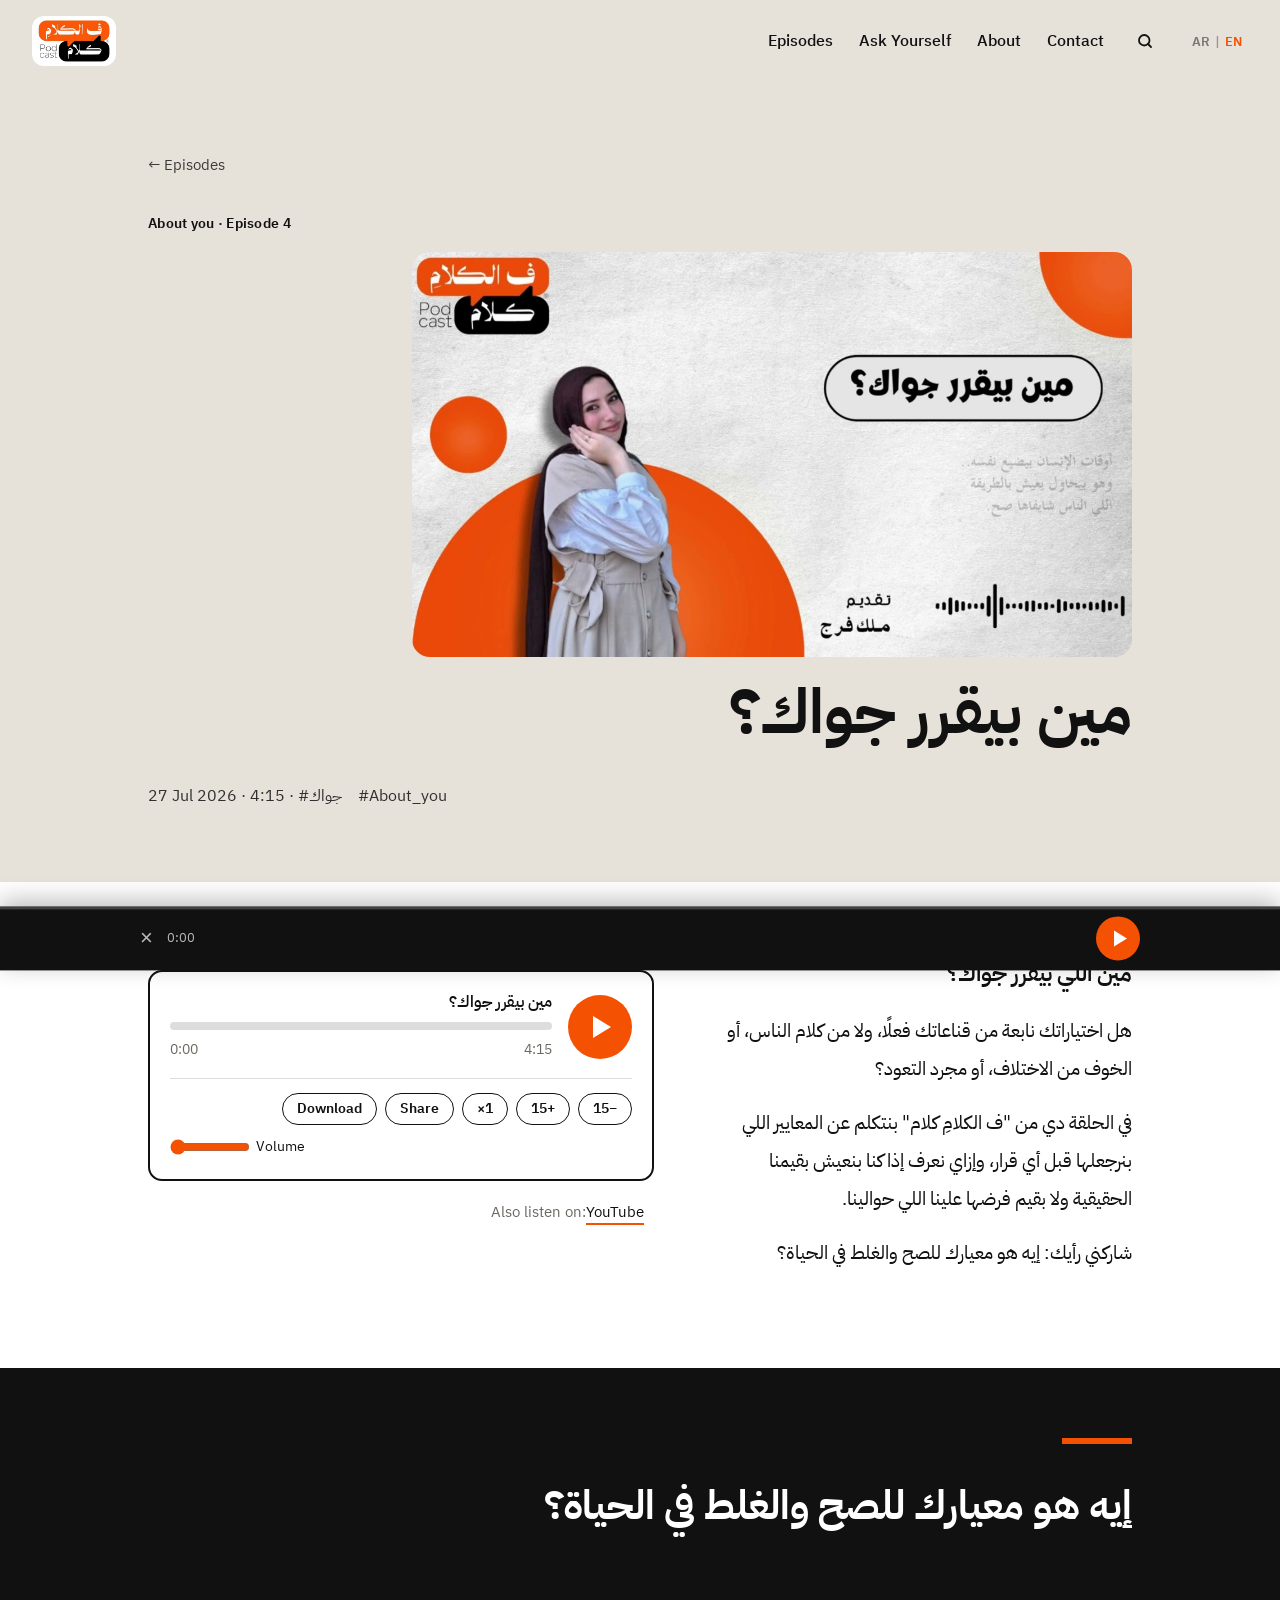
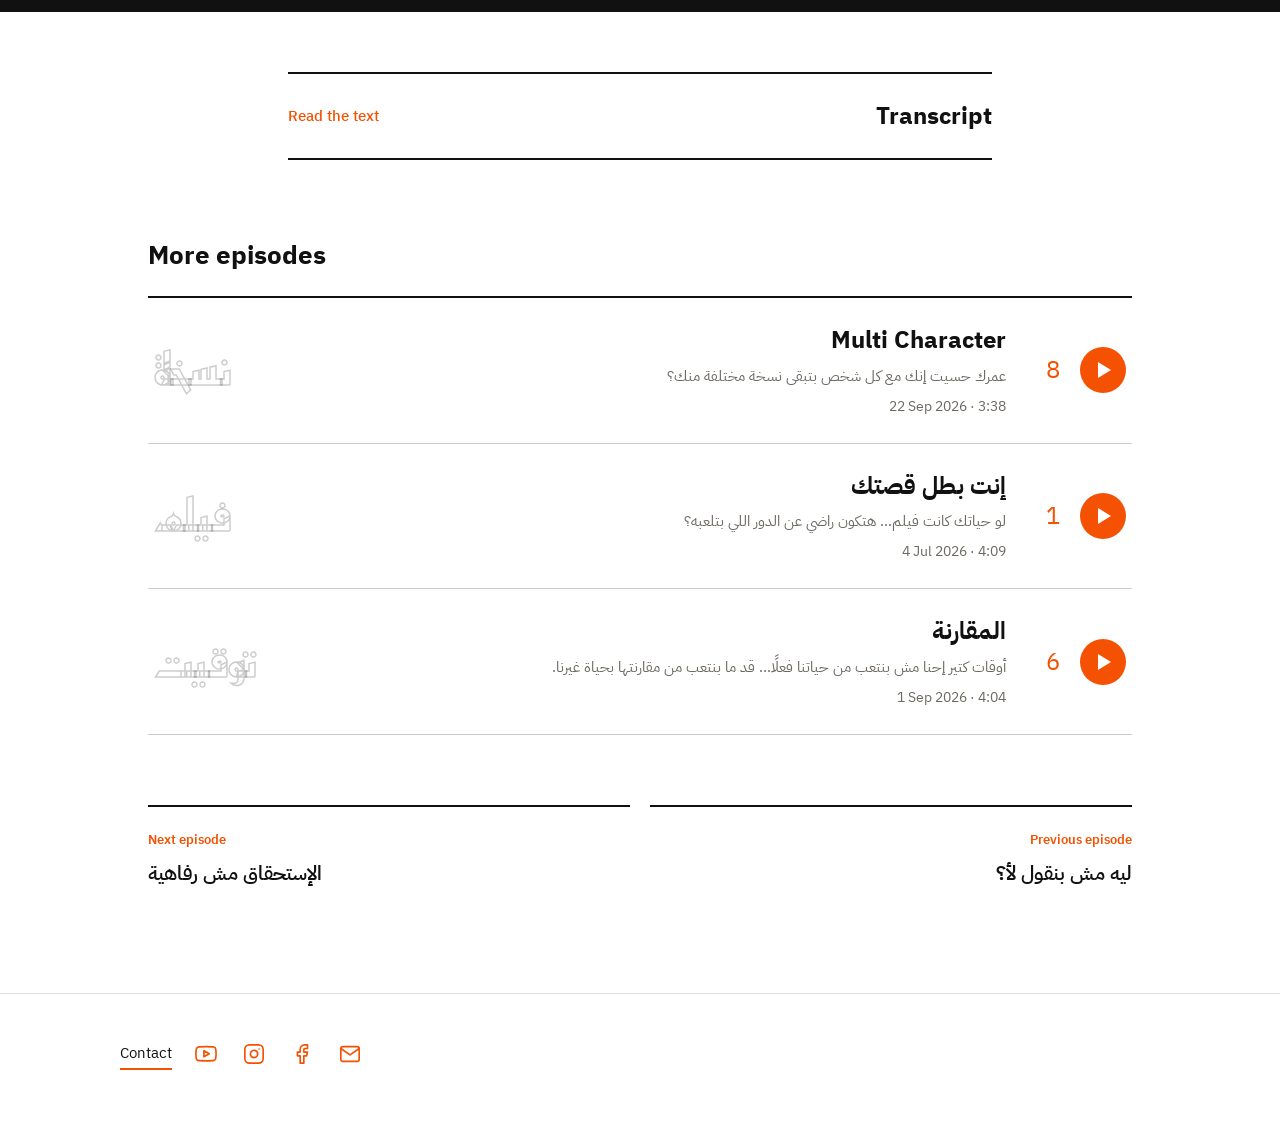
<file: ep/4.html>
<!DOCTYPE html>
<html lang="ar" dir="rtl"><head><meta charset="utf-8"><meta name="viewport" content="width=device-width,initial-scale=1">
<title>مين بيقرر جواك؟ | ف الكلامِ كلام</title><meta name="description" content="هل اختياراتك نابعة من قناعاتك فعلًا، ولا من كلام الناس؟">
<meta property="og:title" content="مين بيقرر جواك؟ | ف الكلامِ كلام"><meta property="og:image" content="../logo.jpg"><link rel="icon" href="../logo.jpg">
<link rel="preconnect" href="https://fonts.googleapis.com"><link rel="preconnect" href="https://fonts.gstatic.com" crossorigin>
<link href="https://fonts.googleapis.com/css2?family=IBM+Plex+Sans+Arabic:wght@400;500;600;700&family=Reem+Kufi:wght@500;600;700&display=swap" rel="stylesheet">
<link rel="stylesheet" href="../style.css?v=46288c44"><script>document.documentElement.className="js";try{var q=location.search.match(/lang=(ar|en)/);if(q)localStorage.setItem("lang",q[1]);var L=localStorage.getItem("lang")||((navigator.language||"ar").slice(0,2)=="ar"?"ar":"en");document.documentElement.setAttribute("data-lang",L)}catch(e){}</script></head><body class="ep t4">
<header class="top"><a class="lg" href="../index.html" aria-label="ف الكلامِ كلام"><img src="../logo-t.png" alt="ف الكلامِ كلام"></a>
<nav><a href="../episodes.html">الحلقات</a><a href="../space.html">اسأل نفسك</a><a href="../about.html">عنّا</a><a href="../contact.html">تواصل</a><a class="sr" href="../episodes.html#q" aria-label="بحث"><svg width="18" height="18" viewBox="0 0 24 24" fill="none" stroke="currentColor" stroke-width="2.4" stroke-linecap="round"><circle cx="11" cy="11" r="7"/><path d="M20 20l-4-4"/></svg></a><button class="lsw" type="button" aria-label="Language"><b data-l="ar">AR</b><i>|</i><b data-l="en">EN</b></button></nav></header>
<main>
<section class="eh"><div class="bgw" aria-hidden="true">جواك</div>
<div class="wrap"><a class="back" href="../episodes.html">← الحلقات</a>
<small class="lab">عن نفسك · الحلقة ٤</small>
<img class="eth" src="../thumbs/4.jpg" alt="مين بيقرر جواك؟" width="1280" height="720"><h1>مين بيقرر جواك؟</h1><div class="em">٢٧ يوليو ٢٠٢٦ · ٤:١٥ · <span>#جواك</span> <span>#عن_نفسك</span></div></div></section>
<section class="wrap body"><div class="d"><p>مين اللي بيقرر جواك؟</p><p>هل اختياراتك نابعة من قناعاتك فعلًا، ولا من كلام الناس، أو الخوف من الاختلاف، أو مجرد التعود؟</p><p>في الحلقة دي من &quot;ف الكلامِ كلام&quot; بنتكلم عن المعايير اللي بنرجعلها قبل أي قرار، وإزاي نعرف إذا كنا بنعيش بقيمنا الحقيقية ولا بقيم فرضها علينا اللي حوالينا.</p><p>شاركني رأيك: إيه هو معيارك للصح والغلط في الحياة؟</p></div>
<div class="pl"><div class="ply" data-n="4" data-src="../audio/4.mp3" data-title="مين بيقرر جواك؟" data-url="../ep/4.html">
<div class="top2"><button class="pp" aria-label="شغّل / وقّف"></button><div class="mid"><div class="lbl">مين بيقرر جواك؟</div>
<div class="bar" role="slider" aria-label="موضع التشغيل" tabindex="0"><i></i></div><div class="tm"><span class="cur">0:00</span><span class="tot">4:15</span></div></div></div>
<div class="ctl"><button class="sk" data-s="-15" aria-label="رجوع ١٥ ثانية">−15</button><button class="sk" data-s="15" aria-label="تقديم ١٥ ثانية">+15</button><button class="spd" aria-label="سرعة التشغيل">1×</button><button class="sh">شارك</button><a class="dl" href="../audio/4.mp3" download="ف الكلامِ كلام - 4.mp3">تحميل</a><label class="vol">الصوت <input type="range" min="0" max="1" step="0.05" value="1" aria-label="مستوى الصوت"></label></div></div><div class="lis"><span>تسمعها كمان على:</span><a href="https://www.youtube.com/@inspeechtalkk" target="_blank" rel="noopener">يوتيوب</a></div></div></section>
<section class="qt"><div class="wrap"><blockquote>إيه هو معيارك للصح والغلط في الحياة؟</blockquote></div></section>
<section class="tr"><details><summary><span>نص الحلقة</span><i>اقرا النص</i></summary><div class="tb"><p>وفعلًا أصعب حاجة إنك تعيش بصوت مش صوتك. أخطر حاجة ممكن تحصل للإنسان إنه يعمل حاجة هو أصلًا مش مقتنع بيها. بس يعملها عشان الناس قالت إنها صح. وساعتها السؤال الحقيقي مش الصح إيه؟</p><p>السؤال هو مين اللي ماسك الـ control جواك؟ إحنا طول عمرنا بنسمع ده صح وده غلط. بس عمرك سألت نفسك مين أصلًا اللي حط الـ standards دي؟ يعني قبل أي قرار قبل أي تصرف إنت بترجع لايه؟</p><p>بصراحة أنا شايفة إن الإنسان قبل أي فعل بيبقى في حاجة بيرجعلها تلقائي. هو مش بيكون قاصد بس ده بيبقى feeling لا إرادي. كأن جوا كل واحد فينا فيه internal reference بيرجعله قبل أي خطوة.</p><p>يعني مثلًا فيه ناس الدين بالنسبالها هو الـ main reference. قبل ما يعملوا أي حاجة بيسألوا نفسهم هل ديني يسمح بده؟ هل ربنا يرضى عن ده؟ وده بصراحة شيء أنا شايفاه مهم جدًا.</p><p>لأن وسط كل التغيير اللي حوالينا الدين بيفضل ثابت. وفيه ناس تانية المرجع بالنسبالها هو العادات والتقاليد. يفكر ويقول هل اللي هعمله ده من عاداتنا؟ طيب هل ده لايق بالمكان اللي أنا اتربيت فيه؟</p><p>وفيه ناس ثانيه معيارها الأساسي كلام الناس. يفكر إن لو عملت كده الناس هتقول عليا إيه؟ هتقبلني ولا هتبصلي بشكل مختلف؟ وفيه ناس تانية مرجعها الضمير. يعني بعد أي موقف يسأل نفسه أنا مرتاح؟</p><p>هعرف أنام وأنا راضي عن اللي عملته؟ وفيه ناس بتمشي مبدا بسيط جدًا. طالما ما حدش اتاذى يبقى عادي. وده برده نوع من الستاندردز حتى لو بسيط. في ناس ثانيه ودي بصراحة أكتر نقطة أنا فاهمّاها جدًا.</p><p>ناس معيارها هل ده أنا أصلًا؟ يعني هل الفعل ده يشبهني؟ هيقل مني؟ هعرف أبص لنفسي بعدها بنفس الطريقة؟ طب هو أنا ينفع أصلًا أعمل كده؟ وبصراحة أنا كملك شايفة إن أكتر حاجة الإنسان محتاجها هي الـ balance.</p><p>إن يبقى عنده مرجع ثابت زي الدين وفي نفس الوقت يبقى عنده احترام لنفسه وللصورة اللي شايف نفسه بيها. يعني مش بس هل ده ينفع لكن كمان هل ده ينفع معايا أنا؟</p><p>ودي نقطة ناس كتير للأسف بتغفلها. لأن أوقات كتير الإنسان بيعمل حاجات مش عشان مقتنع بيها لكن عشان الكل بيعمل كده. أو عشان ميبانش مختلف ومع الوقت يبدأ يفقد صوته الحقيقي ويبقى عايش بـ mindset مش شبهه أصلًا وده مرهق جدًا.</p><p>في مرحلة معينة الإنسان الناضج بيبدأ يفهم إن مش كل حاجة الناس متفقة عليها تبقى صح. وإن مش كل حاجة يقدر يعملها يبقى لازم يعملها. وإن الشخصية الحقيقية بتظهر أكتر في اللحظة اللي محدش شايفك فيها.</p><p>مرة كنت في موقف وكان قدامي فرصة أتصرف بطريقة محدش هيحاسبني عليها. وكان سهل جدًا أبرر لنفسي وأقول ما كله بيعمل كده. ومحدش أصلًا كان هيعرف. بس وقتها السؤال مكانش مين هيشوف السؤال كان هل أنا هعرف أعيش مع نفسي بعد كده؟</p><p>هشوف نفسي بنفس الطريقة؟ ويمكن ده أصعب اختبار فعلًا. لما تبقى قادر تعمل الغلط ومحدش يمنعك لكن تختار إن لأ مش خوف ولا منظر قدام الناس لكن عشان الشخص اللي جواك. لأن في النهاية ممكن الناس تنسى لكن إحساسك بنفسك بعد أي قرار صعب يختفي.</p><p>وأصل الحقيقة إن أي حد يقدر يمثل الـ perfect image قدام الناس لكن شخصيتك الحقيقية بتظهر في اللحظة اللي محدش شايفك فيها. وفي الآخر يمكن كل واحد فينا عنده تعريف مختلف للصح والغلط بس المهم فعلًا مين اللي بيسوقك من جوا؟</p><p>دينك ولا الناس الخوف ولا الشخص اللي نفسك تبقى عليه. ودلوقتي بقى محتاجة أعرف إنت كشخص إيه هو معيارك للصح والغلط في الحياة؟ كانت معاكم ملك فرج، وأشوفكم في حلقة جديدة من ف الكلامِ كلام.</p></div></details></section>
<section class="wrap rel"><h2 class="h2">حلقات قريبة</h2><div class="rows"><article class="row" data-s="Multi Character عمرك حسيت إنك مع كل شخص بتبقى نسخة مختلفة منك؟ عن نفسك نسخة عمرك حسيت إنك مع كل شخص بتبقى نسخة مختلفة منك؟ هل ده معناه إنك fake؟ ولا إنك ببساطة بتفهم كل شخص والموقف اللي قدامك؟ في الحلقة دي بنتكلم عن فكرة الـ multi character، والفرق بين إنك تكون adaptable وتعرف تتعامل مع ناس مختلفة، وبين إنك تغيّر نفسك لدرجة إنك تضيعها. لأنك ممكن تغيّر طريقتك مع الناس... من غير ما تغيّر مبادئك."><button class="rp" data-play="8" data-src="../audio/8.mp3" data-title="Multi Character" data-url="../ep/8.html" aria-label="شغّل Multi Character"></button><span class="num">٨</span>
<a class="rt" href="../ep/8.html"><b>Multi Character</b><i>عمرك حسيت إنك مع كل شخص بتبقى نسخة مختلفة منك؟</i><em>٢٢ سبتمبر ٢٠٢٦ · ٣:٣٨</em></a><span class="rw" aria-hidden="true">نسخة</span></article><article class="row" data-s="إنت بطل قصتك لو حياتك كانت فيلم... هتكون راضي عن الدور اللي بتلعبه؟ عن نفسك فيلم لو حياتك كانت فيلم... هتكون راضي عن الدور اللي بتلعبه؟"><button class="rp" data-play="1" data-src="../audio/1.mp3" data-title="إنت بطل قصتك" data-url="../ep/1.html" aria-label="شغّل إنت بطل قصتك"></button><span class="num">١</span>
<a class="rt" href="../ep/1.html"><b>إنت بطل قصتك</b><i>لو حياتك كانت فيلم... هتكون راضي عن الدور اللي بتلعبه؟</i><em>٤ يوليو ٢٠٢٦ · ٤:٠٩</em></a><span class="rw" aria-hidden="true">فيلم</span></article><article class="row" data-s="المقارنة أوقات كتير إحنا مش بنتعب من حياتنا فعلًا... قد ما بنتعب من مقارنتها بحياة غيرنا. عن الناس وعنك توقيت أوقات كتير إحنا مش بنتعب من حياتنا فعلًا... قد ما بنتعب من مقارنة حياتنا بحياة غيرنا. في الحلقة دي بنتكلم عن المقارنة، وإزاي ممكن تسرق فرحتنا وإنجازاتنا وإحساسنا بنفسنا، لمجرد إننا بنقيس رحلتنا برحلة شخص تاني. لأنك مش متأخر... إنت بس ماشي في توقيت مختلف."><button class="rp" data-play="6" data-src="../audio/6.mp3" data-title="المقارنة" data-url="../ep/6.html" aria-label="شغّل المقارنة"></button><span class="num">٦</span>
<a class="rt" href="../ep/6.html"><b>المقارنة</b><i>أوقات كتير إحنا مش بنتعب من حياتنا فعلًا... قد ما بنتعب من مقارنتها بحياة غيرنا.</i><em>١ سبتمبر ٢٠٢٦ · ٤:٠٤</em></a><span class="rw" aria-hidden="true">توقيت</span></article></div></section>
<section class="wrap pn"><a href="3.html"><small>الحلقة اللي قبلها</small>ليه مش بنقول لأ؟</a><a class="nx" href="5.html"><small>الحلقة اللي بعدها</small>الإستحقاق مش رفاهية</a></section>
</main><footer><div class="fw"><span class="fl"><a href="../contact.html">تواصل</a><a class="ic" href="https://www.youtube.com/@inspeechtalkk" target="_blank" rel="noopener"><svg viewBox="0 0 24 24" width="22" height="22" fill="none" stroke="currentColor" stroke-width="1.8" stroke-linecap="round" stroke-linejoin="round" aria-hidden="true"><path d="M22.54 6.42a2.78 2.78 0 0 0-1.94-2C18.88 4 12 4 12 4s-6.88 0-8.6.46a2.78 2.78 0 0 0-1.94 2A29 29 0 0 0 1 11.75a29 29 0 0 0 .46 5.33A2.78 2.78 0 0 0 3.4 19c1.72.46 8.6.46 8.6.46s6.88 0 8.6-.46a2.78 2.78 0 0 0 1.94-2 29 29 0 0 0 .46-5.25 29 29 0 0 0-.46-5.33z"/><path d="M9.75 15.02 15.5 11.75 9.75 8.48z"/></svg><span class="vh" style="position:absolute;width:1px;height:1px;overflow:hidden;clip:rect(0 0 0 0);white-space:nowrap">يوتيوب</span></a><a class="ic" href="https://www.instagram.com/inspeechtalk" target="_blank" rel="noopener"><svg viewBox="0 0 24 24" width="22" height="22" fill="none" stroke="currentColor" stroke-width="1.8" stroke-linecap="round" stroke-linejoin="round" aria-hidden="true"><rect x="2" y="2" width="20" height="20" rx="5"/><path d="M16 11.37A4 4 0 1 1 12.63 8 4 4 0 0 1 16 11.37z"/><path d="M17.5 6.5h.01"/></svg><span class="vh" style="position:absolute;width:1px;height:1px;overflow:hidden;clip:rect(0 0 0 0);white-space:nowrap">إنستجرام</span></a><a class="ic" href="https://www.facebook.com/share/1BJq657VJj/" target="_blank" rel="noopener"><svg viewBox="0 0 24 24" width="22" height="22" fill="none" stroke="currentColor" stroke-width="1.8" stroke-linecap="round" stroke-linejoin="round" aria-hidden="true"><path d="M18 2h-3a5 5 0 0 0-5 5v3H7v4h3v8h4v-8h3l1-4h-4V7a1 1 0 0 1 1-1h3z"/></svg><span class="vh" style="position:absolute;width:1px;height:1px;overflow:hidden;clip:rect(0 0 0 0);white-space:nowrap">فيسبوك</span></a><a class="ic" href="mailto:felklamiklam@gmail.com"><svg viewBox="0 0 24 24" width="22" height="22" fill="none" stroke="currentColor" stroke-width="1.8" stroke-linecap="round" stroke-linejoin="round" aria-hidden="true"><path d="M4 4h16c1.1 0 2 .9 2 2v12c0 1.1-.9 2-2 2H4c-1.1 0-2-.9-2-2V6c0-1.1.9-2 2-2z"/><path d="m22 6-10 7L2 6"/></svg><span class="vh" style="position:absolute;width:1px;height:1px;overflow:hidden;clip:rect(0 0 0 0);white-space:nowrap">جيميل</span></a></span></div></footer>
<script src="../app.js?v=46288c44" defer></script><script src="../i18n.js?v=46288c44" defer></script></body></html>
</file>
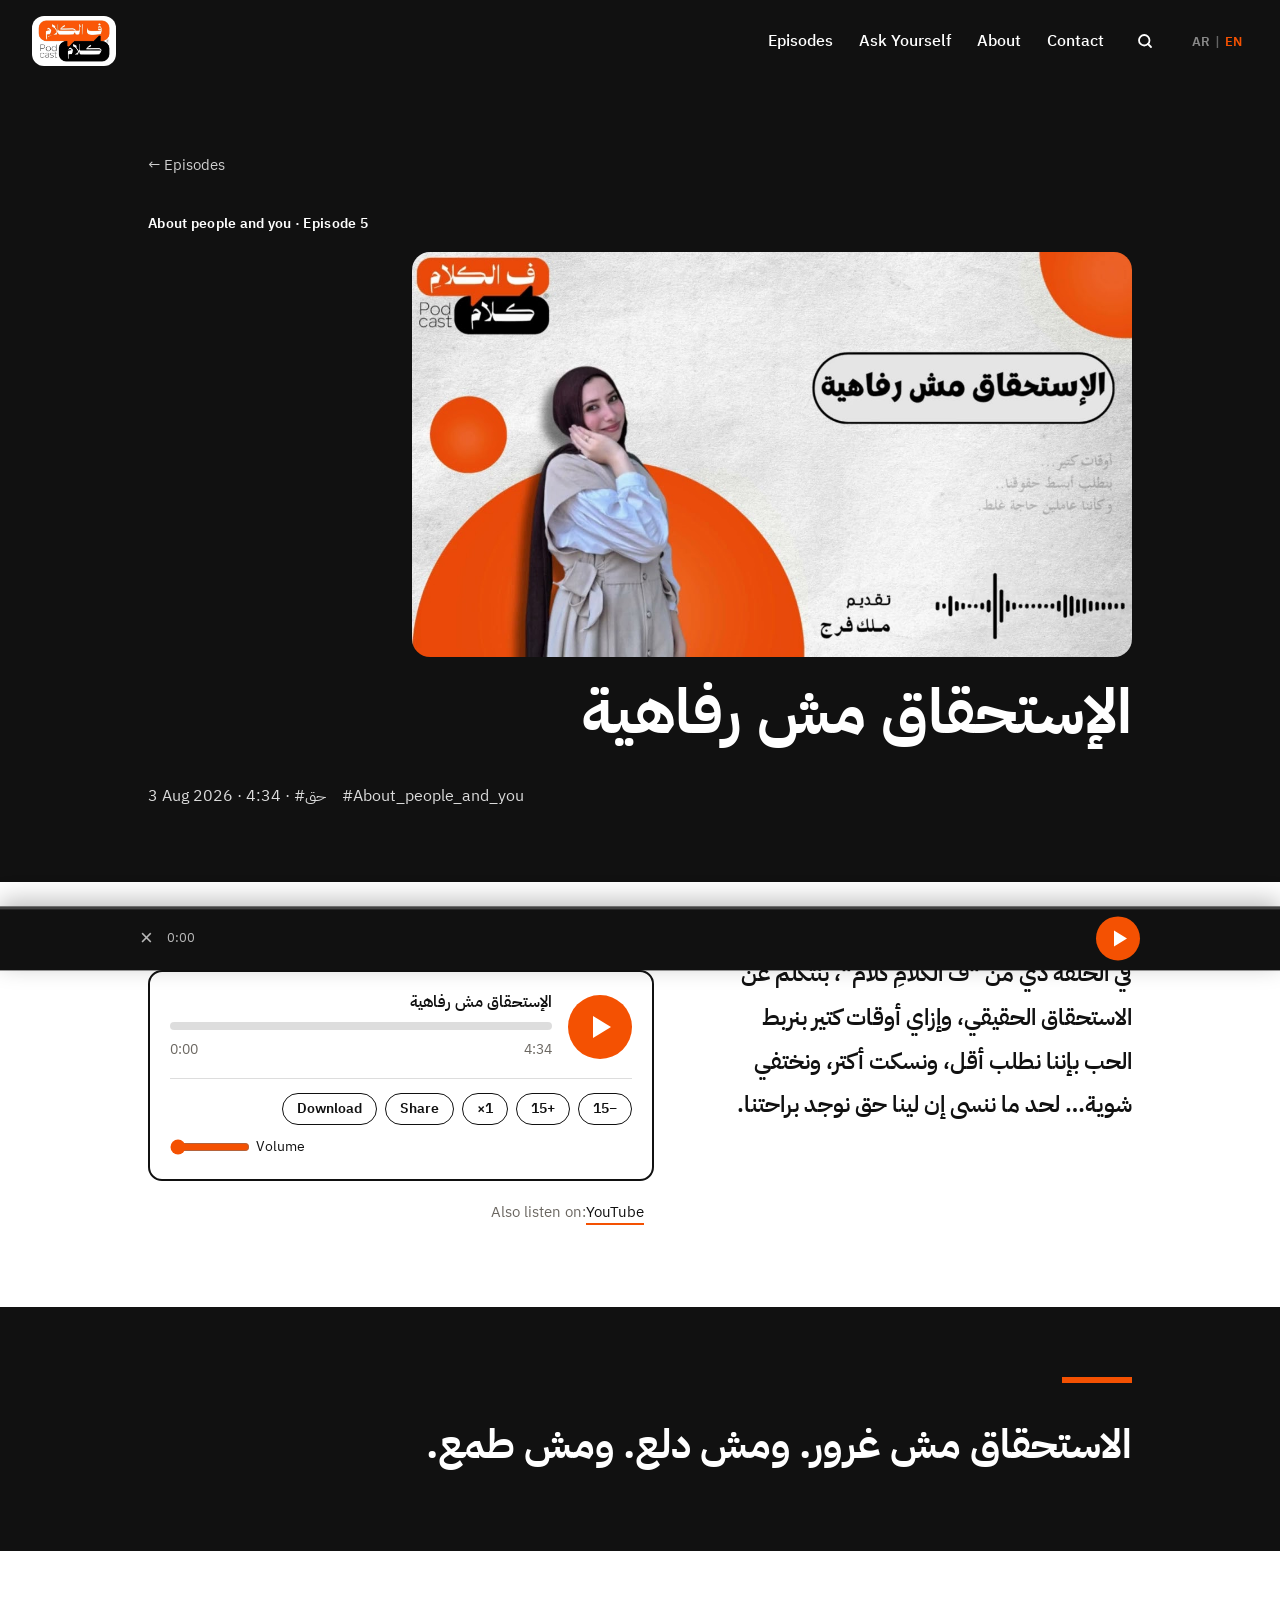
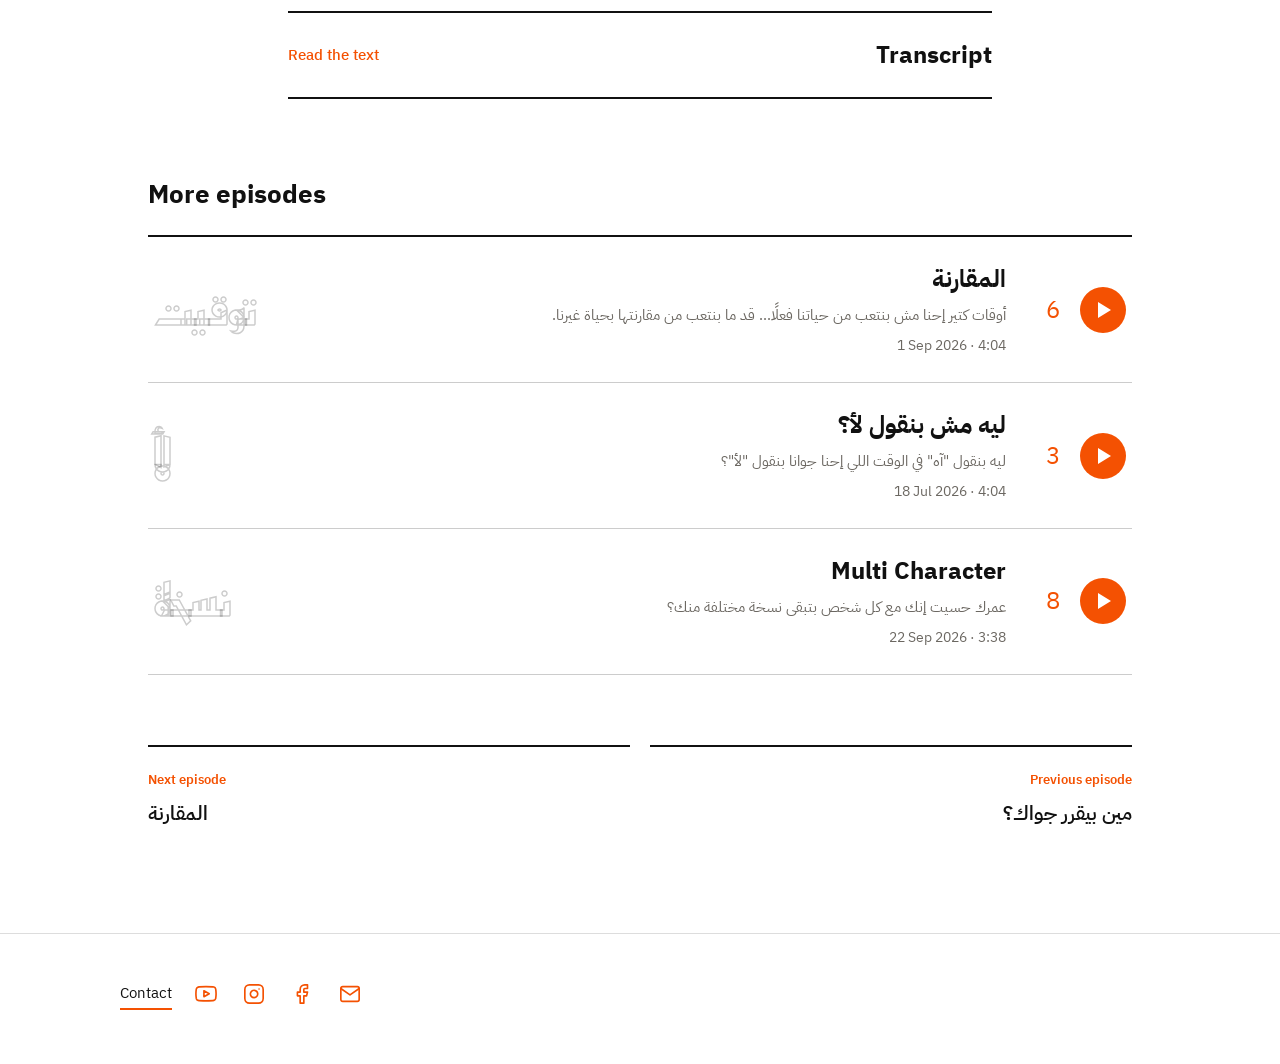
<file: ep/5.html>
<!DOCTYPE html>
<html lang="ar" dir="rtl"><head><meta charset="utf-8"><meta name="viewport" content="width=device-width,initial-scale=1">
<title>الإستحقاق مش رفاهية | ف الكلامِ كلام</title><meta name="description" content="أوقات كتير بنربط الحب بإننا نطلب أقل، ونسكت أكتر، ونختفي شوية…">
<meta property="og:title" content="الإستحقاق مش رفاهية | ف الكلامِ كلام"><meta property="og:image" content="../logo.jpg"><link rel="icon" href="../logo.jpg">
<link rel="preconnect" href="https://fonts.googleapis.com"><link rel="preconnect" href="https://fonts.gstatic.com" crossorigin>
<link href="https://fonts.googleapis.com/css2?family=IBM+Plex+Sans+Arabic:wght@400;500;600;700&family=Reem+Kufi:wght@500;600;700&display=swap" rel="stylesheet">
<link rel="stylesheet" href="../style.css?v=46288c44"><script>document.documentElement.className="js";try{var q=location.search.match(/lang=(ar|en)/);if(q)localStorage.setItem("lang",q[1]);var L=localStorage.getItem("lang")||((navigator.language||"ar").slice(0,2)=="ar"?"ar":"en");document.documentElement.setAttribute("data-lang",L)}catch(e){}</script></head><body class="ep t5">
<header class="top"><a class="lg" href="../index.html" aria-label="ف الكلامِ كلام"><img src="../logo-t.png" alt="ف الكلامِ كلام"></a>
<nav><a href="../episodes.html">الحلقات</a><a href="../space.html">اسأل نفسك</a><a href="../about.html">عنّا</a><a href="../contact.html">تواصل</a><a class="sr" href="../episodes.html#q" aria-label="بحث"><svg width="18" height="18" viewBox="0 0 24 24" fill="none" stroke="currentColor" stroke-width="2.4" stroke-linecap="round"><circle cx="11" cy="11" r="7"/><path d="M20 20l-4-4"/></svg></a><button class="lsw" type="button" aria-label="Language"><b data-l="ar">AR</b><i>|</i><b data-l="en">EN</b></button></nav></header>
<main>
<section class="eh"><div class="bgw" aria-hidden="true">حق</div>
<div class="wrap"><a class="back" href="../episodes.html">← الحلقات</a>
<small class="lab">عن الناس وعنك · الحلقة ٥</small>
<img class="eth" src="../thumbs/5.jpg" alt="الإستحقاق مش رفاهية" width="1280" height="720"><h1>الإستحقاق مش رفاهية</h1><div class="em">٣ أغسطس ٢٠٢٦ · ٤:٣٤ · <span>#حق</span> <span>#عن_الناس_وعنك</span></div></div></section>
<section class="wrap body"><div class="d"><p>في الحلقة دي من &quot;ف الكلامِ كلام&quot;، بنتكلم عن الاستحقاق الحقيقي، وإزاي أوقات كتير بنربط الحب بإننا نطلب أقل، ونسكت أكتر، ونختفي شوية… لحد ما ننسى إن لينا حق نوجد براحتنا.</p></div>
<div class="pl"><div class="ply" data-n="5" data-src="../audio/5.mp3" data-title="الإستحقاق مش رفاهية" data-url="../ep/5.html">
<div class="top2"><button class="pp" aria-label="شغّل / وقّف"></button><div class="mid"><div class="lbl">الإستحقاق مش رفاهية</div>
<div class="bar" role="slider" aria-label="موضع التشغيل" tabindex="0"><i></i></div><div class="tm"><span class="cur">0:00</span><span class="tot">4:34</span></div></div></div>
<div class="ctl"><button class="sk" data-s="-15" aria-label="رجوع ١٥ ثانية">−15</button><button class="sk" data-s="15" aria-label="تقديم ١٥ ثانية">+15</button><button class="spd" aria-label="سرعة التشغيل">1×</button><button class="sh">شارك</button><a class="dl" href="../audio/5.mp3" download="ف الكلامِ كلام - 5.mp3">تحميل</a><label class="vol">الصوت <input type="range" min="0" max="1" step="0.05" value="1" aria-label="مستوى الصوت"></label></div></div><div class="lis"><span>تسمعها كمان على:</span><a href="https://www.youtube.com/@inspeechtalkk" target="_blank" rel="noopener">يوتيوب</a></div></div></section>
<section class="qt"><div class="wrap"><blockquote>الاستحقاق مش غرور. ومش دلع. ومش طمع.</blockquote></div></section>
<section class="tr"><details><summary><span>نص الحلقة</span><i>اقرا النص</i></summary><div class="tb"><p>خليني أسألك سؤال بسيط. إمتى آخر مرة طلبت حاجة من غير ما تحط قبلها اعتذار؟</p><p>ليه أغلبنا وهو بيطلب أبسط حق، ليه بيتكلم وكأنه بيعتذر عن وجوده؟</p><p>يعني مثلًا تستنى صاحبك في الشارع ساعة كاملة ويتأخر عليك، وتيجي تكلمه، تبدأ كلامك بإيه؟ معلش لو مش مشغول يعني. لا، خد راحتك عادي. مع إن إنت اللي استنيت.</p><p>أو لما يكون عندك سؤال مهم في الشغل أو في الدراسة، بس تفضل ساكت وتقول أنا مش حابب أزعج حد. فتسكت لحد ما الموضوع يكبر فوق دماغك.</p><p>طيب إحنا ليه بنعمل كده؟ الإجابة أبسط مما تتخيل. إحنا في الغالب مش حاسين إننا نستاهل. مش حاسين إن لينا حق في الوقت والاهتمام والمساحة، وإن احتياجاتنا تبقى مهمة زي احتياجات غيرنا. وده غالبًا مش ذنبنا بالكامل. ده شيء اتعلمناه واحدة واحدة.</p><p>من وإحنا صغيرين، اللي طلب كتير اتقاله إنت متدلّع. واللي حط حدود اتقاله إنت صعب. واللي قال أنا مش مرتاح اتقاله إنت حساس أوي. فإيه اللي حصل؟ اتعلمنا نصغّر نفسنا، عشان الجو يبقى هادي، عشان محدش يزعل، عشان نبقى سهلين في التعامل.</p><p>بس اللي بيصغّر نفسه طول الوقت بيكبر في حاجة واحدة بس، ألا وهي التحمّل. وبيفضل يشيل ويعدّي ويسكت، لحد ما يتعب بطريقة مش مفهومة. وده مش دائمًا لطف. أوقات كتير ده exhaustion لابس شكل الهدوء.</p><p>خليني أقولك حاجة مهمة. الاستحقاق مش معناه إنك شايف نفسك أحسن من حد. ومش معناه إنك شخص demanding، أو إن العالم كله لازم يلف حواليك. الاستحقاق ببساطة إنك تبقى عارف إن ليك حق تاخد مساحتك من غير ما تدفع تمنها اعتذار. إنك تطلب من غير ما تحس إنك عبء. وترفض من غير ما تحس إنك شخص وحش. وتقول أنا تعبان من غير ما تستنى إذن من حد.</p><p>وخليني أقولك موقف بيتكرر أكتر مما تتخيل. صاحبك يحكيلك عن مشاكله بالساعات، وإنت تسمع وتدعم وتهوّن عليه، وده شيء جميل فعلًا. بس أول ما إنت تبدأ تتكلم، يمسك موبايله، أو يغيّر الموضوع، أو يرد بنص اهتمام. وساعتها تبلع إحساسك وتقول عادي، مش مهم. بس لا. مهم. إنت مهم. ومشاعرك مش حاجة ثانوية.</p><p>أو مثلًا في الشغل أو الجامعة، حد ياخد الـ credit على حاجة إنت تعبت فيها. وإنت تسكت، مش عشان مش متضايق، لكن عشان مش بحب المشاكل. بس بعدها تلاقي نفسك بتحكي عن الموقف لكل الناس، إلا الشخص نفسه. وده مش هدوء. ده unspoken resentment. مشاعر متراكمة اتدفنت بدل ما تتقال.</p><p>وفي ناس بتدخل أي علاقة وهي من البداية مقررة تصغّر نفسها. مش هطلب كتير، مش عايز أتعبه، مش عايزة أبقى تقيلة عليه. وكأن وجودهم نفسه لازم ييجي بنسخة أخف. وده غالبًا بيكون جاي من ناس قبل كده. ناس حسسوهم، بالكلام أو بالتصرفات، إن احتياجاتهم عبء.</p><p>بس الحقيقة، اللي بيحبك بجد مش بيتعب من احتياجاتك. هو بيتعب لما تخبيها. لأنه وقتها مش بيتعامل معاك إنت، بيتعامل مع نسخة إنت صنعتها عشان تناسبه. وفيه فرق كبير بين حد بيحبك، وحد بيحب إنك مبتطلبش منه حاجة.</p><p>you don&#x27;t have to shrink yourself to be lovable. مش لازم تختفي شوية عشان الناس ترتاحلك، ومش لازم تبقى دايمًا سهل عشان تتحب.</p><p>وده مش معناه إنك تبقى أناني، أو إن كل حاجة تخصك أهم من أي حد. لكن معناه إن احتياجاتك مش عيب. ومشاعرك مش حمل. ووجودك مش شيء لازم تعتذر عنه طول الوقت.</p><p>المرة الجاية، لما تلاقي نفسك بتبرر قبل ما تطلب أي حاجة، قف ثانية واسأل نفسك: أنا ببرر فعلًا؟ ولا جوايا صوت بيقولي إن اللي أنا محتاجه مش مهم كفاية؟ ولو كان ده الصوت اللي بيتكلم، يبقى يمكن الوقت جه تفهم حاجة مهمة جدًا. يمكن طول عمرك كنت فاكر إن تقليل نفسك راحة للناس، لكنه كان أذى ليك إنت.</p><p>لأن الاستحقاق مش غرور. ومش دلع. ومش طمع. الاستحقاق إنك تعرف إن ليك حق توجد. بكل احتياجاتك، وبكل مشاعرك، وبكل ثقلك الحقيقي، من غير ما تحاول تصغّر نفسك عشان تبقى مريح للكل.</p><p>كانت معاكم ملك فرج، وأشوفكم في حلقة جديدة من ف الكلامِ كلام.</p></div></details></section>
<section class="wrap rel"><h2 class="h2">حلقات قريبة</h2><div class="rows"><article class="row" data-s="المقارنة أوقات كتير إحنا مش بنتعب من حياتنا فعلًا... قد ما بنتعب من مقارنتها بحياة غيرنا. عن الناس وعنك توقيت أوقات كتير إحنا مش بنتعب من حياتنا فعلًا... قد ما بنتعب من مقارنة حياتنا بحياة غيرنا. في الحلقة دي بنتكلم عن المقارنة، وإزاي ممكن تسرق فرحتنا وإنجازاتنا وإحساسنا بنفسنا، لمجرد إننا بنقيس رحلتنا برحلة شخص تاني. لأنك مش متأخر... إنت بس ماشي في توقيت مختلف."><button class="rp" data-play="6" data-src="../audio/6.mp3" data-title="المقارنة" data-url="../ep/6.html" aria-label="شغّل المقارنة"></button><span class="num">٦</span>
<a class="rt" href="../ep/6.html"><b>المقارنة</b><i>أوقات كتير إحنا مش بنتعب من حياتنا فعلًا... قد ما بنتعب من مقارنتها بحياة غيرنا.</i><em>١ سبتمبر ٢٠٢٦ · ٤:٠٤</em></a><span class="rw" aria-hidden="true">توقيت</span></article><article class="row" data-s="ليه مش بنقول لأ؟ ليه بنقول &quot;آه&quot; في الوقت اللي إحنا جوانا بنقول &quot;لأ&quot;؟ عن الناس وعنك لأ ليه بنقول &quot;آه&quot; في الوقت اللي إحنا جوانا بنقول &quot;لأ&quot;؟ هل بنخاف نزعل الناس؟ ولا بنخاف نخسرهم؟ في الحلقة دي من &quot;ف الكلامِ كلام&quot; بنتكلم عن الحدود، واستنزاف إرضاء الآخرين، وإزاي كلمة &quot;لأ&quot; أوقات كتير بتكون حماية لنفسك مش رفض لغيرك."><button class="rp" data-play="3" data-src="../audio/3.mp3" data-title="ليه مش بنقول لأ؟" data-url="../ep/3.html" aria-label="شغّل ليه مش بنقول لأ؟"></button><span class="num">٣</span>
<a class="rt" href="../ep/3.html"><b>ليه مش بنقول لأ؟</b><i>ليه بنقول &quot;آه&quot; في الوقت اللي إحنا جوانا بنقول &quot;لأ&quot;؟</i><em>١٨ يوليو ٢٠٢٦ · ٤:٠٤</em></a><span class="rw" aria-hidden="true">لأ</span></article><article class="row" data-s="Multi Character عمرك حسيت إنك مع كل شخص بتبقى نسخة مختلفة منك؟ عن نفسك نسخة عمرك حسيت إنك مع كل شخص بتبقى نسخة مختلفة منك؟ هل ده معناه إنك fake؟ ولا إنك ببساطة بتفهم كل شخص والموقف اللي قدامك؟ في الحلقة دي بنتكلم عن فكرة الـ multi character، والفرق بين إنك تكون adaptable وتعرف تتعامل مع ناس مختلفة، وبين إنك تغيّر نفسك لدرجة إنك تضيعها. لأنك ممكن تغيّر طريقتك مع الناس... من غير ما تغيّر مبادئك."><button class="rp" data-play="8" data-src="../audio/8.mp3" data-title="Multi Character" data-url="../ep/8.html" aria-label="شغّل Multi Character"></button><span class="num">٨</span>
<a class="rt" href="../ep/8.html"><b>Multi Character</b><i>عمرك حسيت إنك مع كل شخص بتبقى نسخة مختلفة منك؟</i><em>٢٢ سبتمبر ٢٠٢٦ · ٣:٣٨</em></a><span class="rw" aria-hidden="true">نسخة</span></article></div></section>
<section class="wrap pn"><a href="4.html"><small>الحلقة اللي قبلها</small>مين بيقرر جواك؟</a><a class="nx" href="6.html"><small>الحلقة اللي بعدها</small>المقارنة</a></section>
</main><footer><div class="fw"><span class="fl"><a href="../contact.html">تواصل</a><a class="ic" href="https://www.youtube.com/@inspeechtalkk" target="_blank" rel="noopener"><svg viewBox="0 0 24 24" width="22" height="22" fill="none" stroke="currentColor" stroke-width="1.8" stroke-linecap="round" stroke-linejoin="round" aria-hidden="true"><path d="M22.54 6.42a2.78 2.78 0 0 0-1.94-2C18.88 4 12 4 12 4s-6.88 0-8.6.46a2.78 2.78 0 0 0-1.94 2A29 29 0 0 0 1 11.75a29 29 0 0 0 .46 5.33A2.78 2.78 0 0 0 3.4 19c1.72.46 8.6.46 8.6.46s6.88 0 8.6-.46a2.78 2.78 0 0 0 1.94-2 29 29 0 0 0 .46-5.25 29 29 0 0 0-.46-5.33z"/><path d="M9.75 15.02 15.5 11.75 9.75 8.48z"/></svg><span class="vh" style="position:absolute;width:1px;height:1px;overflow:hidden;clip:rect(0 0 0 0);white-space:nowrap">يوتيوب</span></a><a class="ic" href="https://www.instagram.com/inspeechtalk" target="_blank" rel="noopener"><svg viewBox="0 0 24 24" width="22" height="22" fill="none" stroke="currentColor" stroke-width="1.8" stroke-linecap="round" stroke-linejoin="round" aria-hidden="true"><rect x="2" y="2" width="20" height="20" rx="5"/><path d="M16 11.37A4 4 0 1 1 12.63 8 4 4 0 0 1 16 11.37z"/><path d="M17.5 6.5h.01"/></svg><span class="vh" style="position:absolute;width:1px;height:1px;overflow:hidden;clip:rect(0 0 0 0);white-space:nowrap">إنستجرام</span></a><a class="ic" href="https://www.facebook.com/share/1BJq657VJj/" target="_blank" rel="noopener"><svg viewBox="0 0 24 24" width="22" height="22" fill="none" stroke="currentColor" stroke-width="1.8" stroke-linecap="round" stroke-linejoin="round" aria-hidden="true"><path d="M18 2h-3a5 5 0 0 0-5 5v3H7v4h3v8h4v-8h3l1-4h-4V7a1 1 0 0 1 1-1h3z"/></svg><span class="vh" style="position:absolute;width:1px;height:1px;overflow:hidden;clip:rect(0 0 0 0);white-space:nowrap">فيسبوك</span></a><a class="ic" href="mailto:felklamiklam@gmail.com"><svg viewBox="0 0 24 24" width="22" height="22" fill="none" stroke="currentColor" stroke-width="1.8" stroke-linecap="round" stroke-linejoin="round" aria-hidden="true"><path d="M4 4h16c1.1 0 2 .9 2 2v12c0 1.1-.9 2-2 2H4c-1.1 0-2-.9-2-2V6c0-1.1.9-2 2-2z"/><path d="m22 6-10 7L2 6"/></svg><span class="vh" style="position:absolute;width:1px;height:1px;overflow:hidden;clip:rect(0 0 0 0);white-space:nowrap">جيميل</span></a></span></div></footer>
<script src="../app.js?v=46288c44" defer></script><script src="../i18n.js?v=46288c44" defer></script></body></html>
</file>
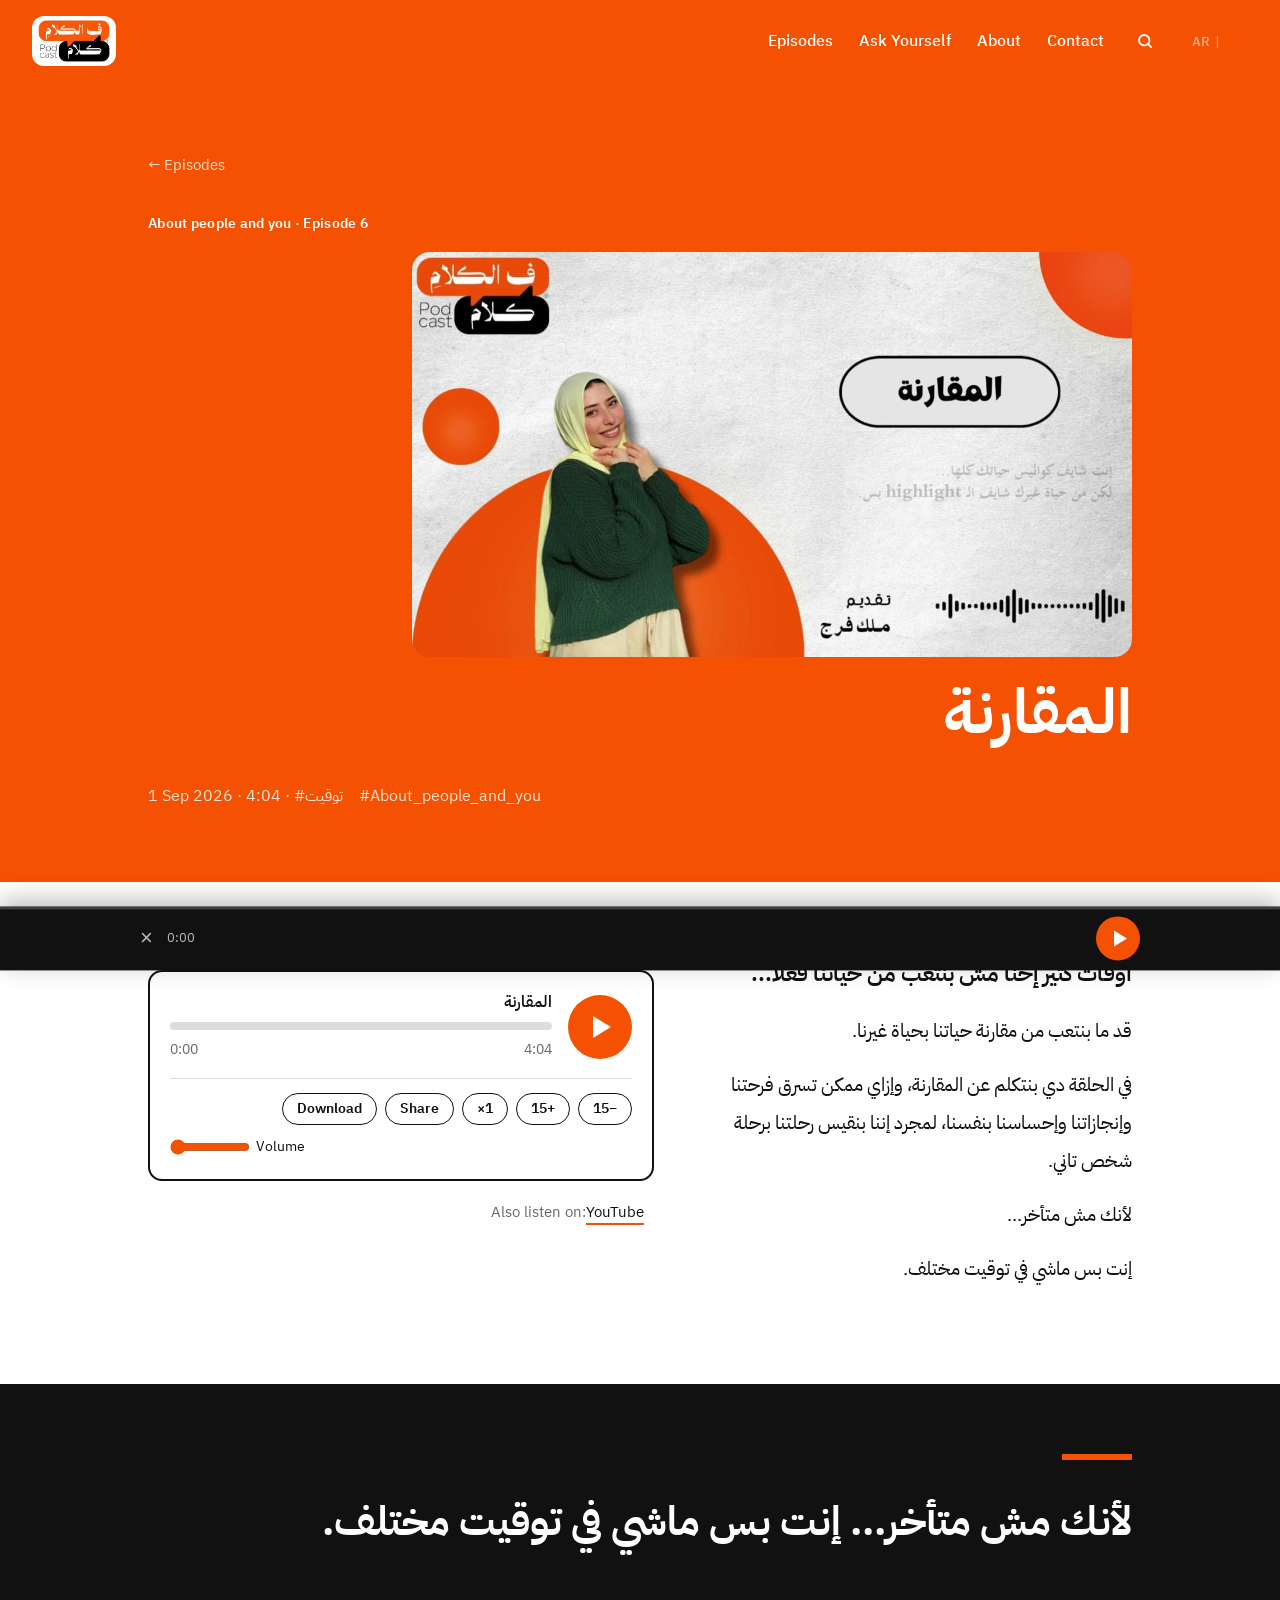
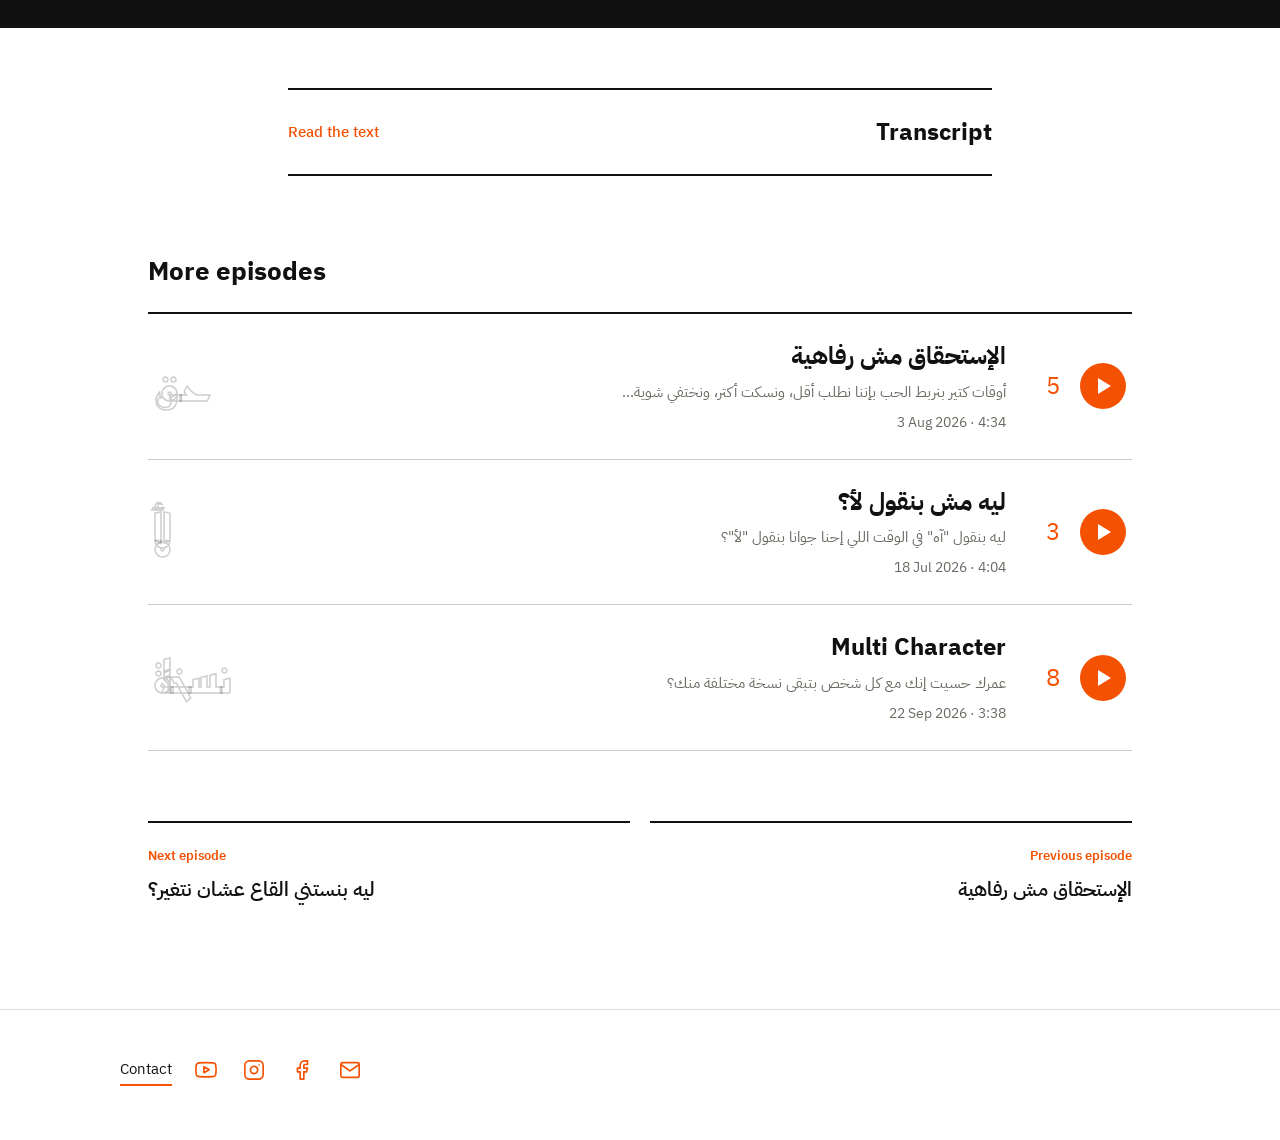
<file: ep/6.html>
<!DOCTYPE html>
<html lang="ar" dir="rtl"><head><meta charset="utf-8"><meta name="viewport" content="width=device-width,initial-scale=1">
<title>المقارنة | ف الكلامِ كلام</title><meta name="description" content="أوقات كتير إحنا مش بنتعب من حياتنا فعلًا... قد ما بنتعب من مقارنتها بحياة غيرنا.">
<meta property="og:title" content="المقارنة | ف الكلامِ كلام"><meta property="og:image" content="../logo.jpg"><link rel="icon" href="../logo.jpg">
<link rel="preconnect" href="https://fonts.googleapis.com"><link rel="preconnect" href="https://fonts.gstatic.com" crossorigin>
<link href="https://fonts.googleapis.com/css2?family=IBM+Plex+Sans+Arabic:wght@400;500;600;700&family=Reem+Kufi:wght@500;600;700&display=swap" rel="stylesheet">
<link rel="stylesheet" href="../style.css?v=46288c44"><script>document.documentElement.className="js";try{var q=location.search.match(/lang=(ar|en)/);if(q)localStorage.setItem("lang",q[1]);var L=localStorage.getItem("lang")||((navigator.language||"ar").slice(0,2)=="ar"?"ar":"en");document.documentElement.setAttribute("data-lang",L)}catch(e){}</script></head><body class="ep t6">
<header class="top"><a class="lg" href="../index.html" aria-label="ف الكلامِ كلام"><img src="../logo-t.png" alt="ف الكلامِ كلام"></a>
<nav><a href="../episodes.html">الحلقات</a><a href="../space.html">اسأل نفسك</a><a href="../about.html">عنّا</a><a href="../contact.html">تواصل</a><a class="sr" href="../episodes.html#q" aria-label="بحث"><svg width="18" height="18" viewBox="0 0 24 24" fill="none" stroke="currentColor" stroke-width="2.4" stroke-linecap="round"><circle cx="11" cy="11" r="7"/><path d="M20 20l-4-4"/></svg></a><button class="lsw" type="button" aria-label="Language"><b data-l="ar">AR</b><i>|</i><b data-l="en">EN</b></button></nav></header>
<main>
<section class="eh"><div class="bgw" aria-hidden="true">توقيت</div>
<div class="wrap"><a class="back" href="../episodes.html">← الحلقات</a>
<small class="lab">عن الناس وعنك · الحلقة ٦</small>
<img class="eth" src="../thumbs/6.jpg" alt="المقارنة" width="1280" height="720"><h1>المقارنة</h1><div class="em">١ سبتمبر ٢٠٢٦ · ٤:٠٤ · <span>#توقيت</span> <span>#عن_الناس_وعنك</span></div></div></section>
<section class="wrap body"><div class="d"><p>أوقات كتير إحنا مش بنتعب من حياتنا فعلًا...</p><p>قد ما بنتعب من مقارنة حياتنا بحياة غيرنا.</p><p>في الحلقة دي بنتكلم عن المقارنة، وإزاي ممكن تسرق فرحتنا وإنجازاتنا وإحساسنا بنفسنا، لمجرد إننا بنقيس رحلتنا برحلة شخص تاني.</p><p>لأنك مش متأخر...</p><p>إنت بس ماشي في توقيت مختلف.</p></div>
<div class="pl"><div class="ply" data-n="6" data-src="../audio/6.mp3" data-title="المقارنة" data-url="../ep/6.html">
<div class="top2"><button class="pp" aria-label="شغّل / وقّف"></button><div class="mid"><div class="lbl">المقارنة</div>
<div class="bar" role="slider" aria-label="موضع التشغيل" tabindex="0"><i></i></div><div class="tm"><span class="cur">0:00</span><span class="tot">4:04</span></div></div></div>
<div class="ctl"><button class="sk" data-s="-15" aria-label="رجوع ١٥ ثانية">−15</button><button class="sk" data-s="15" aria-label="تقديم ١٥ ثانية">+15</button><button class="spd" aria-label="سرعة التشغيل">1×</button><button class="sh">شارك</button><a class="dl" href="../audio/6.mp3" download="ف الكلامِ كلام - 6.mp3">تحميل</a><label class="vol">الصوت <input type="range" min="0" max="1" step="0.05" value="1" aria-label="مستوى الصوت"></label></div></div><div class="lis"><span>تسمعها كمان على:</span><a href="https://www.youtube.com/@inspeechtalkk" target="_blank" rel="noopener">يوتيوب</a></div></div></section>
<section class="qt"><div class="wrap"><blockquote>لأنك مش متأخر... إنت بس ماشي في توقيت مختلف.</blockquote></div></section>
<section class="tr"><details><summary><span>نص الحلقة</span><i>اقرا النص</i></summary><div class="tb"><p>أوقات كتير إحنا مش بنتعب من حياتنا قد ما بنتعب من مقارنة حياتنا بحياة غيرنا. وكأننا دخلنا سباق محدش أصلًا طلب مننا ندخله. وفجأة تلاقي نفسك كنت عادي جدًا، مرتاح، ماشي بخطواتك، وفجأة بعد ما شفت حد حسيت إنك متأخر.</p><p>وده اللي محدش بيقولنا عليه، إن المقارنة مش دايمًا غيرة، أوقات كتير بتكون خوف. خوف إنك مش كفاية، خوف إنك أبطأ، خوف إن الناس كلها بتتحرك وإنت واقف مكانك. والمشكلة إن المقارنة بقت automatic جدًا، بقت بتحصل من غير ما نحس.</p><p>في الشكل، في الدراسة، في العلاقات، حتى في الشخصية نفسها. يعني ممكن تبقى مبسوط جدًا بحاجة عملتها لحد ما تشوف حد عمل أكتر. وفجأة الإنجاز اللي كنت فرحان بيه يبقى عادي. وده ظلم جدًا لنفسك.</p><p>لأن الحقيقة إنت بتقارن النسخة الكاملة منك بلقطة من حياة حد تاني. إنت شايف كواليس نفسك كلها. شايف خوفك وتعبك والمراحل اللي محدش يعرفها. لكن اللي قدامك إنت شايف الـ highlight بس.</p><p>وده مش بس في السوشيال ميديا بالمناسبة، أوقات المقارنة بتكون مع أصحابك، قرايبك، ناس في الجامعة، أو حتى حد قريب منك جدًا. تشوف شخص واثق فتحس إنك ضعيف. تشوف حد ناجح فتحس إنك متأخر.</p><p>تشوف حد محبوب فتبدأ تسأل نفسك هو أنا ناقصني إيه؟ ومع الوقت الموضوع مبيبقاش مقارنة وبس، بيبقى إحساس مستمر إنك مش كفاية. ودي أخطر نقطة. لأن المقارنة مبتسرقش فرحتك بس، دي بتسرق إحساسك بنفسك.</p><p>خليني أحكيلك موقف بسيط. مرة كنت شغالة على حاجة ومبسوطة جدًا بالمجهود اللي عملته. وحقيقي حسيت إني اتطورت. لكن بعدها بشوية شفت حد تاني عامل حاجة أحسن. وفجأة كل الحماس اللي عندي اختفى.</p><p>بدأت أبص لشغلي كأنه قليل، مع إنه قبل خمس دقايق بس كان مفرحني. وساعتها استوعبت حاجة مهمة جدًا. إن المشكلة مكانتش في شغلي. المشكلة إني خرجت من رحلتي. ورحت أقيس نفسي برحلة شخص تاني.</p><p>وده أصلًا مقارنة مش عادلة. لأن كل شخص عنده ظروف مختلفة، وبداية مختلفة، وفرص مختلفة. يعني في ناس بدأت قبلك بسنين. وناس عندها دعم مش عندك. وناس أصلًا طريقها غير طريقك تمامًا.</p><p>فليه تقيس نفسك بنفس المقاس؟ وأعتقد إن المقارنة الوحيدة الصحية فعلًا صحية هي إنك تقارن نفسك بنسختك القديمة. تبص لنفسك من سنة وتسأل نفسك هو أنا فهمت نفسي أكتر؟ طب بقيت أهدى؟</p><p>وعيي زاد؟ ردود أفعالي اتغيرت؟ بقيت أعرف أختار أحسن؟ لأن التطور الحقيقي مش إنك تبقى أحسن من الناس. التطور الحقيقي إنك تبقى أحسن من نفسك القديمة. وخليني أقولك حاجة مهمة. مش معنى إن حد سبقك إنك فشلت.</p><p>ومش معنى إن طريقك أبطأ إنه غلط. الحياة مش race أصلًا. ومش كل الناس المفروض توصل لنفس الحاجة في نفس الوقت. فيه ناس بتاخد وقت أطول. بس بتوصل وهي أوعى أهدى وأقرب لنفسها.</p><p>وده مش تأخير، ده timing مختلف. ولو عايزة حل حقيقي للمقارنة، فابدأ تركز على حياتك أكتر من مراقبة حياة غيرك. راقب نفسك، تقدمك، طريقتك، حتى خطواتك الصغيرة. وافتكر دايمًا إنك لما تقضي وقتك كله باصص بره مش هتشوف إنت قد إيه اتغيرت.</p><p>لأن كل واحد فينا ماشي في توقيت مختلف أصلًا. ويمكن المشكلة مش في إن حد أحسن من حد، لا دي المشكلة إنك نسيت تبص لنفسك وأنت بتتحسن واحدة واحدة. لأن أخطر مقارنة ممكن تعملها إنك تقيس رحلتك بطريق شخص تاني. كانت معاكم ملك فرج، وأشوفكم في حلقة جديدة من ف الكلامِ كلام.</p></div></details></section>
<section class="wrap rel"><h2 class="h2">حلقات قريبة</h2><div class="rows"><article class="row" data-s="الإستحقاق مش رفاهية أوقات كتير بنربط الحب بإننا نطلب أقل، ونسكت أكتر، ونختفي شوية… عن الناس وعنك حق في الحلقة دي من &quot;ف الكلامِ كلام&quot;، بنتكلم عن الاستحقاق الحقيقي، وإزاي أوقات كتير بنربط الحب بإننا نطلب أقل، ونسكت أكتر، ونختفي شوية… لحد ما ننسى إن لينا حق نوجد براحتنا."><button class="rp" data-play="5" data-src="../audio/5.mp3" data-title="الإستحقاق مش رفاهية" data-url="../ep/5.html" aria-label="شغّل الإستحقاق مش رفاهية"></button><span class="num">٥</span>
<a class="rt" href="../ep/5.html"><b>الإستحقاق مش رفاهية</b><i>أوقات كتير بنربط الحب بإننا نطلب أقل، ونسكت أكتر، ونختفي شوية…</i><em>٣ أغسطس ٢٠٢٦ · ٤:٣٤</em></a><span class="rw" aria-hidden="true">حق</span></article><article class="row" data-s="ليه مش بنقول لأ؟ ليه بنقول &quot;آه&quot; في الوقت اللي إحنا جوانا بنقول &quot;لأ&quot;؟ عن الناس وعنك لأ ليه بنقول &quot;آه&quot; في الوقت اللي إحنا جوانا بنقول &quot;لأ&quot;؟ هل بنخاف نزعل الناس؟ ولا بنخاف نخسرهم؟ في الحلقة دي من &quot;ف الكلامِ كلام&quot; بنتكلم عن الحدود، واستنزاف إرضاء الآخرين، وإزاي كلمة &quot;لأ&quot; أوقات كتير بتكون حماية لنفسك مش رفض لغيرك."><button class="rp" data-play="3" data-src="../audio/3.mp3" data-title="ليه مش بنقول لأ؟" data-url="../ep/3.html" aria-label="شغّل ليه مش بنقول لأ؟"></button><span class="num">٣</span>
<a class="rt" href="../ep/3.html"><b>ليه مش بنقول لأ؟</b><i>ليه بنقول &quot;آه&quot; في الوقت اللي إحنا جوانا بنقول &quot;لأ&quot;؟</i><em>١٨ يوليو ٢٠٢٦ · ٤:٠٤</em></a><span class="rw" aria-hidden="true">لأ</span></article><article class="row" data-s="Multi Character عمرك حسيت إنك مع كل شخص بتبقى نسخة مختلفة منك؟ عن نفسك نسخة عمرك حسيت إنك مع كل شخص بتبقى نسخة مختلفة منك؟ هل ده معناه إنك fake؟ ولا إنك ببساطة بتفهم كل شخص والموقف اللي قدامك؟ في الحلقة دي بنتكلم عن فكرة الـ multi character، والفرق بين إنك تكون adaptable وتعرف تتعامل مع ناس مختلفة، وبين إنك تغيّر نفسك لدرجة إنك تضيعها. لأنك ممكن تغيّر طريقتك مع الناس... من غير ما تغيّر مبادئك."><button class="rp" data-play="8" data-src="../audio/8.mp3" data-title="Multi Character" data-url="../ep/8.html" aria-label="شغّل Multi Character"></button><span class="num">٨</span>
<a class="rt" href="../ep/8.html"><b>Multi Character</b><i>عمرك حسيت إنك مع كل شخص بتبقى نسخة مختلفة منك؟</i><em>٢٢ سبتمبر ٢٠٢٦ · ٣:٣٨</em></a><span class="rw" aria-hidden="true">نسخة</span></article></div></section>
<section class="wrap pn"><a href="5.html"><small>الحلقة اللي قبلها</small>الإستحقاق مش رفاهية</a><a class="nx" href="7.html"><small>الحلقة اللي بعدها</small>ليه بنستني القاع عشان نتغير؟</a></section>
</main><footer><div class="fw"><span class="fl"><a href="../contact.html">تواصل</a><a class="ic" href="https://www.youtube.com/@inspeechtalkk" target="_blank" rel="noopener"><svg viewBox="0 0 24 24" width="22" height="22" fill="none" stroke="currentColor" stroke-width="1.8" stroke-linecap="round" stroke-linejoin="round" aria-hidden="true"><path d="M22.54 6.42a2.78 2.78 0 0 0-1.94-2C18.88 4 12 4 12 4s-6.88 0-8.6.46a2.78 2.78 0 0 0-1.94 2A29 29 0 0 0 1 11.75a29 29 0 0 0 .46 5.33A2.78 2.78 0 0 0 3.4 19c1.72.46 8.6.46 8.6.46s6.88 0 8.6-.46a2.78 2.78 0 0 0 1.94-2 29 29 0 0 0 .46-5.25 29 29 0 0 0-.46-5.33z"/><path d="M9.75 15.02 15.5 11.75 9.75 8.48z"/></svg><span class="vh" style="position:absolute;width:1px;height:1px;overflow:hidden;clip:rect(0 0 0 0);white-space:nowrap">يوتيوب</span></a><a class="ic" href="https://www.instagram.com/inspeechtalk" target="_blank" rel="noopener"><svg viewBox="0 0 24 24" width="22" height="22" fill="none" stroke="currentColor" stroke-width="1.8" stroke-linecap="round" stroke-linejoin="round" aria-hidden="true"><rect x="2" y="2" width="20" height="20" rx="5"/><path d="M16 11.37A4 4 0 1 1 12.63 8 4 4 0 0 1 16 11.37z"/><path d="M17.5 6.5h.01"/></svg><span class="vh" style="position:absolute;width:1px;height:1px;overflow:hidden;clip:rect(0 0 0 0);white-space:nowrap">إنستجرام</span></a><a class="ic" href="https://www.facebook.com/share/1BJq657VJj/" target="_blank" rel="noopener"><svg viewBox="0 0 24 24" width="22" height="22" fill="none" stroke="currentColor" stroke-width="1.8" stroke-linecap="round" stroke-linejoin="round" aria-hidden="true"><path d="M18 2h-3a5 5 0 0 0-5 5v3H7v4h3v8h4v-8h3l1-4h-4V7a1 1 0 0 1 1-1h3z"/></svg><span class="vh" style="position:absolute;width:1px;height:1px;overflow:hidden;clip:rect(0 0 0 0);white-space:nowrap">فيسبوك</span></a><a class="ic" href="mailto:felklamiklam@gmail.com"><svg viewBox="0 0 24 24" width="22" height="22" fill="none" stroke="currentColor" stroke-width="1.8" stroke-linecap="round" stroke-linejoin="round" aria-hidden="true"><path d="M4 4h16c1.1 0 2 .9 2 2v12c0 1.1-.9 2-2 2H4c-1.1 0-2-.9-2-2V6c0-1.1.9-2 2-2z"/><path d="m22 6-10 7L2 6"/></svg><span class="vh" style="position:absolute;width:1px;height:1px;overflow:hidden;clip:rect(0 0 0 0);white-space:nowrap">جيميل</span></a></span></div></footer>
<script src="../app.js?v=46288c44" defer></script><script src="../i18n.js?v=46288c44" defer></script></body></html>
</file>
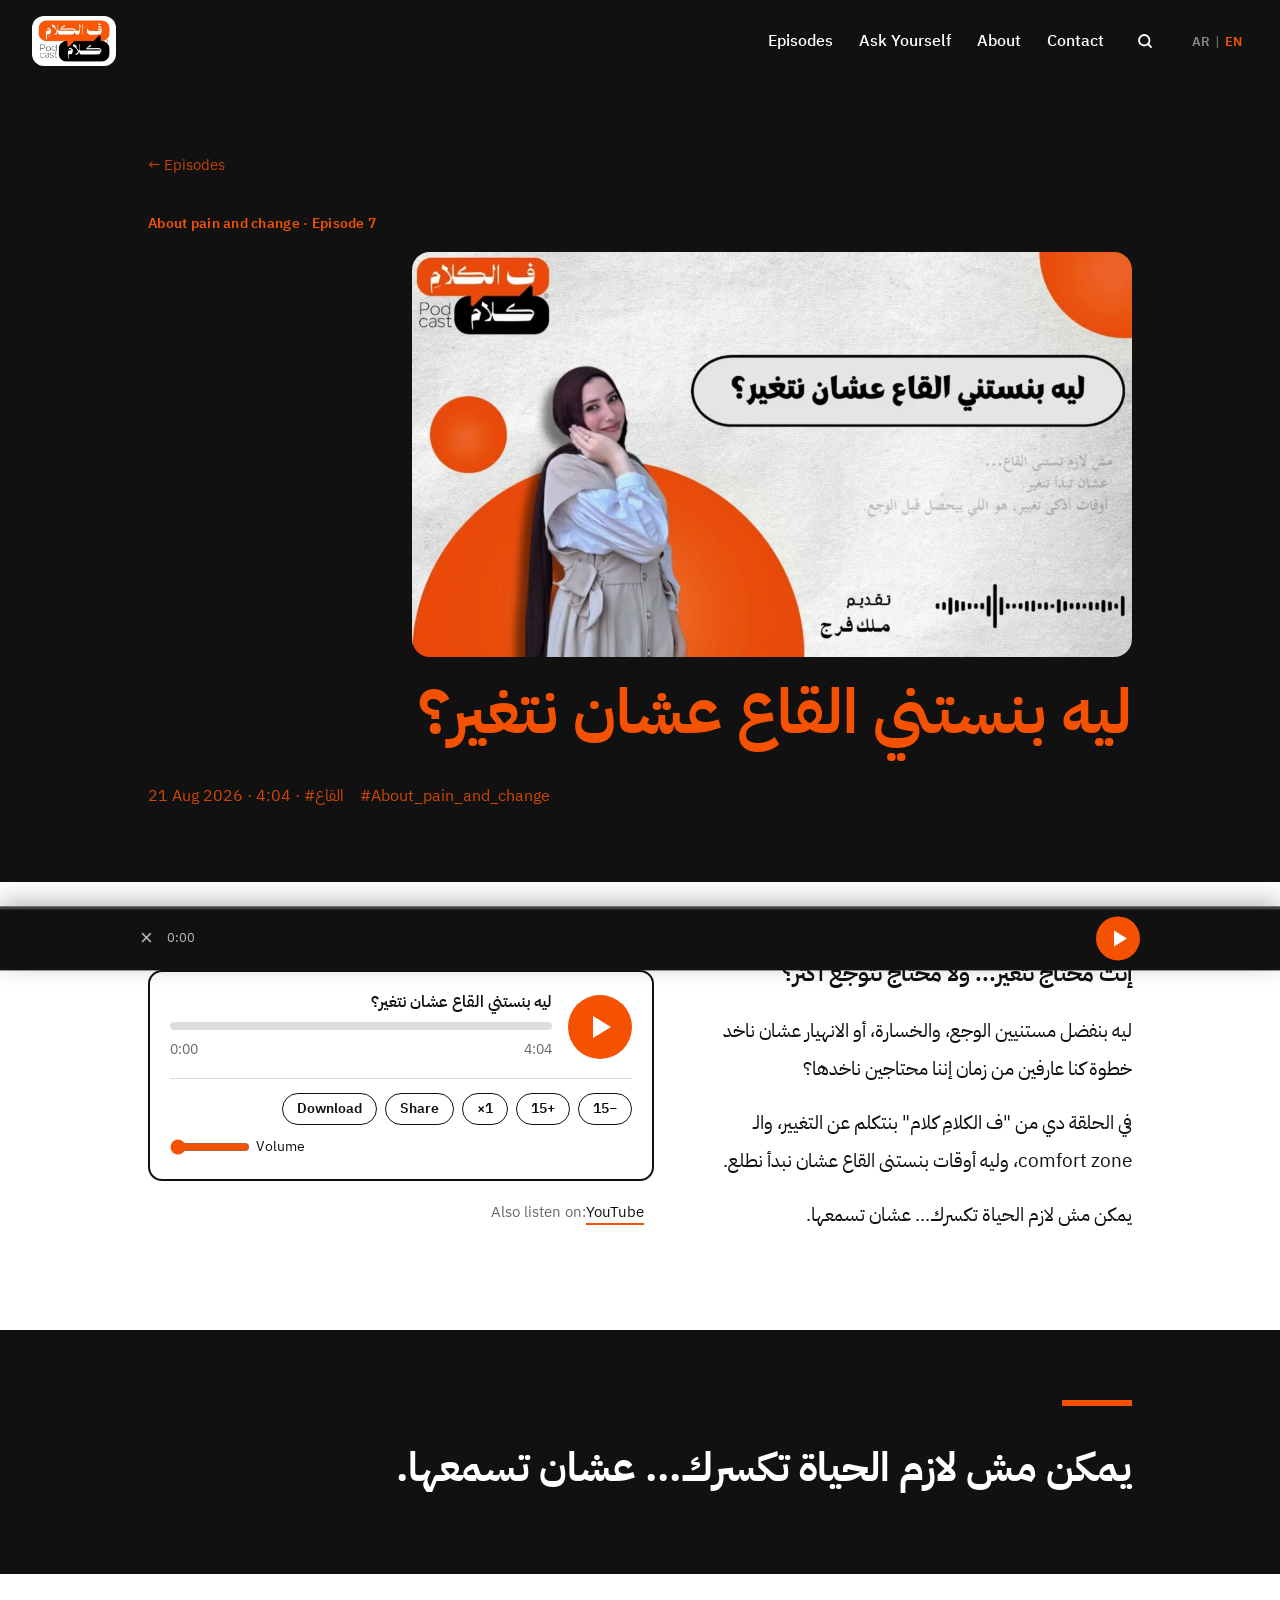
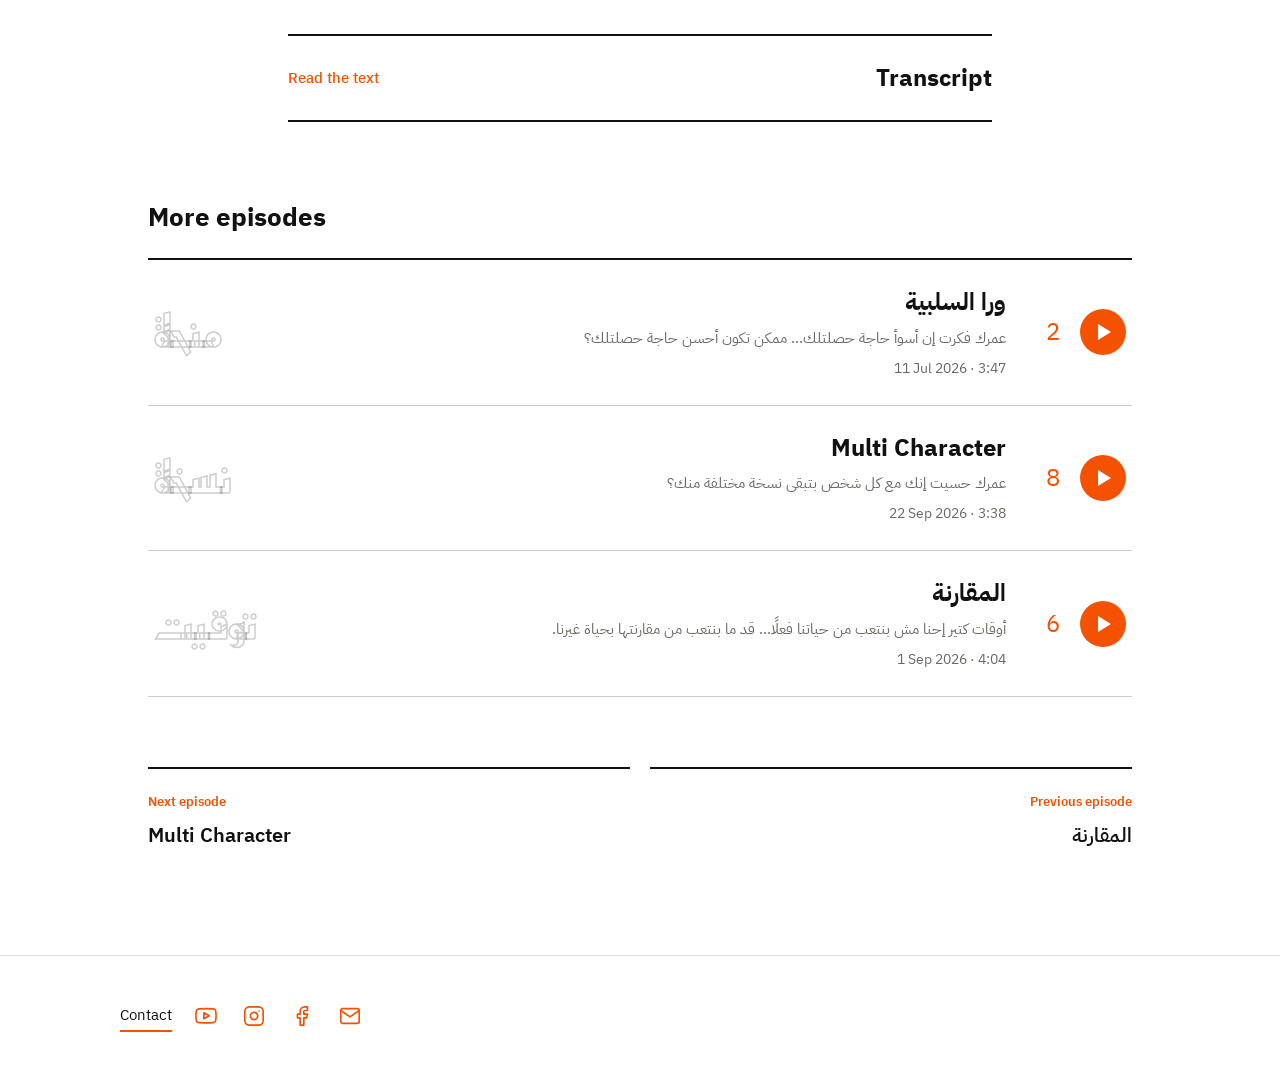
<file: ep/7.html>
<!DOCTYPE html>
<html lang="ar" dir="rtl"><head><meta charset="utf-8"><meta name="viewport" content="width=device-width,initial-scale=1">
<title>ليه بنستني القاع عشان نتغير؟ | ف الكلامِ كلام</title><meta name="description" content="إنت محتاج تتغير... ولا محتاج تتوجع أكتر؟">
<meta property="og:title" content="ليه بنستني القاع عشان نتغير؟ | ف الكلامِ كلام"><meta property="og:image" content="../logo.jpg"><link rel="icon" href="../logo.jpg">
<link rel="preconnect" href="https://fonts.googleapis.com"><link rel="preconnect" href="https://fonts.gstatic.com" crossorigin>
<link href="https://fonts.googleapis.com/css2?family=IBM+Plex+Sans+Arabic:wght@400;500;600;700&family=Reem+Kufi:wght@500;600;700&display=swap" rel="stylesheet">
<link rel="stylesheet" href="../style.css?v=46288c44"><script>document.documentElement.className="js";try{var q=location.search.match(/lang=(ar|en)/);if(q)localStorage.setItem("lang",q[1]);var L=localStorage.getItem("lang")||((navigator.language||"ar").slice(0,2)=="ar"?"ar":"en");document.documentElement.setAttribute("data-lang",L)}catch(e){}</script></head><body class="ep t7">
<header class="top"><a class="lg" href="../index.html" aria-label="ف الكلامِ كلام"><img src="../logo-t.png" alt="ف الكلامِ كلام"></a>
<nav><a href="../episodes.html">الحلقات</a><a href="../space.html">اسأل نفسك</a><a href="../about.html">عنّا</a><a href="../contact.html">تواصل</a><a class="sr" href="../episodes.html#q" aria-label="بحث"><svg width="18" height="18" viewBox="0 0 24 24" fill="none" stroke="currentColor" stroke-width="2.4" stroke-linecap="round"><circle cx="11" cy="11" r="7"/><path d="M20 20l-4-4"/></svg></a><button class="lsw" type="button" aria-label="Language"><b data-l="ar">AR</b><i>|</i><b data-l="en">EN</b></button></nav></header>
<main>
<section class="eh"><div class="bgw" aria-hidden="true">القاع</div>
<div class="wrap"><a class="back" href="../episodes.html">← الحلقات</a>
<small class="lab">عن الوجع والتغيير · الحلقة ٧</small>
<img class="eth" src="../thumbs/7.jpg" alt="ليه بنستني القاع عشان نتغير؟" width="1280" height="720"><h1>ليه بنستني القاع عشان نتغير؟</h1><div class="em">٢١ أغسطس ٢٠٢٦ · ٤:٠٤ · <span>#القاع</span> <span>#عن_الوجع_والتغيير</span></div></div></section>
<section class="wrap body"><div class="d"><p>إنت محتاج تتغير... ولا محتاج تتوجع أكتر؟</p><p>ليه بنفضل مستنيين الوجع، والخسارة، أو الانهيار عشان ناخد خطوة كنا عارفين من زمان إننا محتاجين ناخدها؟</p><p>في الحلقة دي من &quot;ف الكلامِ كلام&quot; بنتكلم عن التغيير، والـ comfort zone، وليه أوقات بنستنى القاع عشان نبدأ نطلع.</p><p>يمكن مش لازم الحياة تكسرك... عشان تسمعها.</p></div>
<div class="pl"><div class="ply" data-n="7" data-src="../audio/7.mp3" data-title="ليه بنستني القاع عشان نتغير؟" data-url="../ep/7.html">
<div class="top2"><button class="pp" aria-label="شغّل / وقّف"></button><div class="mid"><div class="lbl">ليه بنستني القاع عشان نتغير؟</div>
<div class="bar" role="slider" aria-label="موضع التشغيل" tabindex="0"><i></i></div><div class="tm"><span class="cur">0:00</span><span class="tot">4:04</span></div></div></div>
<div class="ctl"><button class="sk" data-s="-15" aria-label="رجوع ١٥ ثانية">−15</button><button class="sk" data-s="15" aria-label="تقديم ١٥ ثانية">+15</button><button class="spd" aria-label="سرعة التشغيل">1×</button><button class="sh">شارك</button><a class="dl" href="../audio/7.mp3" download="ف الكلامِ كلام - 7.mp3">تحميل</a><label class="vol">الصوت <input type="range" min="0" max="1" step="0.05" value="1" aria-label="مستوى الصوت"></label></div></div><div class="lis"><span>تسمعها كمان على:</span><a href="https://www.youtube.com/@inspeechtalkk" target="_blank" rel="noopener">يوتيوب</a></div></div></section>
<section class="qt"><div class="wrap"><blockquote>يمكن مش لازم الحياة تكسرك... عشان تسمعها.</blockquote></div></section>
<section class="tr"><details><summary><span>نص الحلقة</span><i>اقرا النص</i></summary><div class="tb"><p>في تشبيه مشهور بيقول إنك لو حطيت ضفدع في مية سخنة هيحاول يهرب فورًا. لكن لو سخنت المية تدريجي ممكن يفضل مكانه. والغريب إن أوقات كتير إحنا بنعمل نفس الحاجة مش مع المية مع حياتنا.</p><p>بنتعود على التعب بالتدريج على الإهمال بالتدريج على العلاقات الغلط بالتدريج وعلى إننا مش مبسوطين بالتدريج. لحد ما نوصل لمرحلة نسأل فيها نفسنا أنا إزاي وصلت لهنا أصلًا؟ وساعتها خطر في بالي سؤال ليه أغلبنا مبيتغيرش إلا بعد ما يتوجع؟</p><p>ودي حاجة غريبة شوية. لأننا أوقات بنبقى عارفين بالظبط إيه اللي محتاج يتغير عارفين إن في حاجة غلط وعارفين إننا محتاجين نتحرك ومع ذلك مبنعملش حاجة. فنفضل مكاننا ونأجل ونأجل لحد ما الحياة تفضل تضغط فينا أكتر.</p><p>لحد ما نوصل للحظة نقول فيها خلاص كده كتير. فالسؤال هنا مش ليه بنتغير بعد الوجع؟ السؤال الحقيقي إحنا ليه بنستنى الوجع أصلًا؟ أعتقد إن جزء كبير من الإجابة إن الإنسان بطبيعته بيحب حتى لو هو مش مرتاح فيها.</p><p>طالما لسه قادر يستحمل بيكمل. لأن المجهول بيخوف حتى لو كان أحسن والمألوف بيطمن حتى لو كان بيأذينا. وعشان كده في ناس تفضل سنين في علاقة مش مرتاحة فيها وفي ناس تأجل أحلامها وفي ناس عارفة إن أسلوب حياتها بيتعبها لكن تقول بعدين.</p><p>والـ بعدين دي أوقات بتاخد سنين. والمشكلة إننا أوقات بنعتبر تحمّلنا إنجاز مع إنه كان مجرد تأجيل للتغيير. ودي من أكتر الحاجات اللي بتضحكنا على نفسنا. إننا نفتكر إننا أقوياء عشان مستحملين.</p><p>مع إن الحقيقة أوقات بتكون إننا بس متعودين. وأعتقد إن دي من أغرب الحاجات في الإنسان إن المعرفة لوحدها مش كفاية. كلنا تقريبًا عارفين حاجات محتاجين نغيرها لكن المشكلة عمرها ما كانت في المعرفة المشكلة كانت في إننا بنعرف لكن مبنبدأش عشان كده في ناس كتير مبتبدأش تهتم بصحتها غير بعد أزمة ومبتقدرش نفسها غير بعد خسارة ومبتعرفش قيمة الوقت غير بعد ما يضيع.</p><p>وأوقات الحقيقة بتكون مؤلمة شوية إحنا مش بنتغير لما نكون جاهزين إحنا بنتغير لما نبقى مضطرين. ودي يمكن من أكبر الأكاذيب اللي بنقولها لنفسنا إننا مستنيين الوقت المناسب. مع إن الوقت المناسب نادرًا ما بييجي لوحده.</p><p>بينما الحقيقة إننا مستنيين لحظة يبقى فيها وجع البقاء أكبر من خوف التغيير. ودي اللحظة اللي فجأة كل حاجة بتتحرك مش لأننا بقينا أشجع لكن لأن الوجع بقى أعلى من خوفنا. بس خليني أقولك حاجة مهمة إنت مش لازم تستنى القاع.</p><p>مش لازم تستنى الانهيار عشان تبدأ. ولا تستنى الخسارة عشان تراجع نفسك. ولا تستنى الندم عشان تاخد خطوة. لأن أوقات الذكاء الحقيقي إنك تتعلم من الإشارة مش من الكارثة. إنك تسمع الـ بدري قبل ما يبقى too late.</p><p>فلو في حاجة جواك عارف إنها محتاجة تتغير اسأل نفسك أنا مستني إيه؟ إيه الحاجة اللي لازم تحصل عشان أبدأ؟ ولو كانت إجابتك لما أتوجع أكتر يبقى يمكن دي علامة إنك محتاج تبدأ دلوقتي مش بعدين.</p><p>يمكن الوجع فعلًا بيغير ناس كتير لكن مش لازم يبقى هو المعلم الوحيد. مش لازم الحياة تكسرك عشان تسمعها. ومش لازم توصل للقاع عشان تقرر تطلع. لأن أذكى تغيير مش اللي بيحصل بعد الانهيار.</p><p>أذكى تغيير هو اللي بيحصل قبل ما توصل له أصلًا. ودلوقتي محتاجة أعرف إيه الحاجة اللي عارف من جواك إنها محتاجة تتغير لكن لسه بتقول بعدين. كانت معاكم ملك فرج، وأشوفكم في حلقة جديدة من ف الكلامِ كلام.</p></div></details></section>
<section class="wrap rel"><h2 class="h2">حلقات قريبة</h2><div class="rows"><article class="row" data-s="ورا السلبية عمرك فكرت إن أسوأ حاجة حصلتلك... ممكن تكون أحسن حاجة حصلتلك؟ عن الوجع والتغيير منحة عمرك فكرت إن أسوأ حاجة حصلتلك... ممكن تكون أحسن حاجة حصلتلك، بس إنت لسه مش شايف ده؟ في الحلقة دي من &quot;ف الكلامِ كلام&quot; بنتكلم عن معنى الألم، والدروس اللي بتسيبها التجارب الصعبة، وإزاي أوقات كتير اللي بنشوفه محنة بيكون وراه منحة أكبر. شاركني رأيك بعد ما تسمع الحلقة."><button class="rp" data-play="2" data-src="../audio/2.mp3" data-title="ورا السلبية" data-url="../ep/2.html" aria-label="شغّل ورا السلبية"></button><span class="num">٢</span>
<a class="rt" href="../ep/2.html"><b>ورا السلبية</b><i>عمرك فكرت إن أسوأ حاجة حصلتلك... ممكن تكون أحسن حاجة حصلتلك؟</i><em>١١ يوليو ٢٠٢٦ · ٣:٤٧</em></a><span class="rw" aria-hidden="true">منحة</span></article><article class="row" data-s="Multi Character عمرك حسيت إنك مع كل شخص بتبقى نسخة مختلفة منك؟ عن نفسك نسخة عمرك حسيت إنك مع كل شخص بتبقى نسخة مختلفة منك؟ هل ده معناه إنك fake؟ ولا إنك ببساطة بتفهم كل شخص والموقف اللي قدامك؟ في الحلقة دي بنتكلم عن فكرة الـ multi character، والفرق بين إنك تكون adaptable وتعرف تتعامل مع ناس مختلفة، وبين إنك تغيّر نفسك لدرجة إنك تضيعها. لأنك ممكن تغيّر طريقتك مع الناس... من غير ما تغيّر مبادئك."><button class="rp" data-play="8" data-src="../audio/8.mp3" data-title="Multi Character" data-url="../ep/8.html" aria-label="شغّل Multi Character"></button><span class="num">٨</span>
<a class="rt" href="../ep/8.html"><b>Multi Character</b><i>عمرك حسيت إنك مع كل شخص بتبقى نسخة مختلفة منك؟</i><em>٢٢ سبتمبر ٢٠٢٦ · ٣:٣٨</em></a><span class="rw" aria-hidden="true">نسخة</span></article><article class="row" data-s="المقارنة أوقات كتير إحنا مش بنتعب من حياتنا فعلًا... قد ما بنتعب من مقارنتها بحياة غيرنا. عن الناس وعنك توقيت أوقات كتير إحنا مش بنتعب من حياتنا فعلًا... قد ما بنتعب من مقارنة حياتنا بحياة غيرنا. في الحلقة دي بنتكلم عن المقارنة، وإزاي ممكن تسرق فرحتنا وإنجازاتنا وإحساسنا بنفسنا، لمجرد إننا بنقيس رحلتنا برحلة شخص تاني. لأنك مش متأخر... إنت بس ماشي في توقيت مختلف."><button class="rp" data-play="6" data-src="../audio/6.mp3" data-title="المقارنة" data-url="../ep/6.html" aria-label="شغّل المقارنة"></button><span class="num">٦</span>
<a class="rt" href="../ep/6.html"><b>المقارنة</b><i>أوقات كتير إحنا مش بنتعب من حياتنا فعلًا... قد ما بنتعب من مقارنتها بحياة غيرنا.</i><em>١ سبتمبر ٢٠٢٦ · ٤:٠٤</em></a><span class="rw" aria-hidden="true">توقيت</span></article></div></section>
<section class="wrap pn"><a href="6.html"><small>الحلقة اللي قبلها</small>المقارنة</a><a class="nx" href="8.html"><small>الحلقة اللي بعدها</small>Multi Character</a></section>
</main><footer><div class="fw"><span class="fl"><a href="../contact.html">تواصل</a><a class="ic" href="https://www.youtube.com/@inspeechtalkk" target="_blank" rel="noopener"><svg viewBox="0 0 24 24" width="22" height="22" fill="none" stroke="currentColor" stroke-width="1.8" stroke-linecap="round" stroke-linejoin="round" aria-hidden="true"><path d="M22.54 6.42a2.78 2.78 0 0 0-1.94-2C18.88 4 12 4 12 4s-6.88 0-8.6.46a2.78 2.78 0 0 0-1.94 2A29 29 0 0 0 1 11.75a29 29 0 0 0 .46 5.33A2.78 2.78 0 0 0 3.4 19c1.72.46 8.6.46 8.6.46s6.88 0 8.6-.46a2.78 2.78 0 0 0 1.94-2 29 29 0 0 0 .46-5.25 29 29 0 0 0-.46-5.33z"/><path d="M9.75 15.02 15.5 11.75 9.75 8.48z"/></svg><span class="vh" style="position:absolute;width:1px;height:1px;overflow:hidden;clip:rect(0 0 0 0);white-space:nowrap">يوتيوب</span></a><a class="ic" href="https://www.instagram.com/inspeechtalk" target="_blank" rel="noopener"><svg viewBox="0 0 24 24" width="22" height="22" fill="none" stroke="currentColor" stroke-width="1.8" stroke-linecap="round" stroke-linejoin="round" aria-hidden="true"><rect x="2" y="2" width="20" height="20" rx="5"/><path d="M16 11.37A4 4 0 1 1 12.63 8 4 4 0 0 1 16 11.37z"/><path d="M17.5 6.5h.01"/></svg><span class="vh" style="position:absolute;width:1px;height:1px;overflow:hidden;clip:rect(0 0 0 0);white-space:nowrap">إنستجرام</span></a><a class="ic" href="https://www.facebook.com/share/1BJq657VJj/" target="_blank" rel="noopener"><svg viewBox="0 0 24 24" width="22" height="22" fill="none" stroke="currentColor" stroke-width="1.8" stroke-linecap="round" stroke-linejoin="round" aria-hidden="true"><path d="M18 2h-3a5 5 0 0 0-5 5v3H7v4h3v8h4v-8h3l1-4h-4V7a1 1 0 0 1 1-1h3z"/></svg><span class="vh" style="position:absolute;width:1px;height:1px;overflow:hidden;clip:rect(0 0 0 0);white-space:nowrap">فيسبوك</span></a><a class="ic" href="mailto:felklamiklam@gmail.com"><svg viewBox="0 0 24 24" width="22" height="22" fill="none" stroke="currentColor" stroke-width="1.8" stroke-linecap="round" stroke-linejoin="round" aria-hidden="true"><path d="M4 4h16c1.1 0 2 .9 2 2v12c0 1.1-.9 2-2 2H4c-1.1 0-2-.9-2-2V6c0-1.1.9-2 2-2z"/><path d="m22 6-10 7L2 6"/></svg><span class="vh" style="position:absolute;width:1px;height:1px;overflow:hidden;clip:rect(0 0 0 0);white-space:nowrap">جيميل</span></a></span></div></footer>
<script src="../app.js?v=46288c44" defer></script><script src="../i18n.js?v=46288c44" defer></script></body></html>
</file>
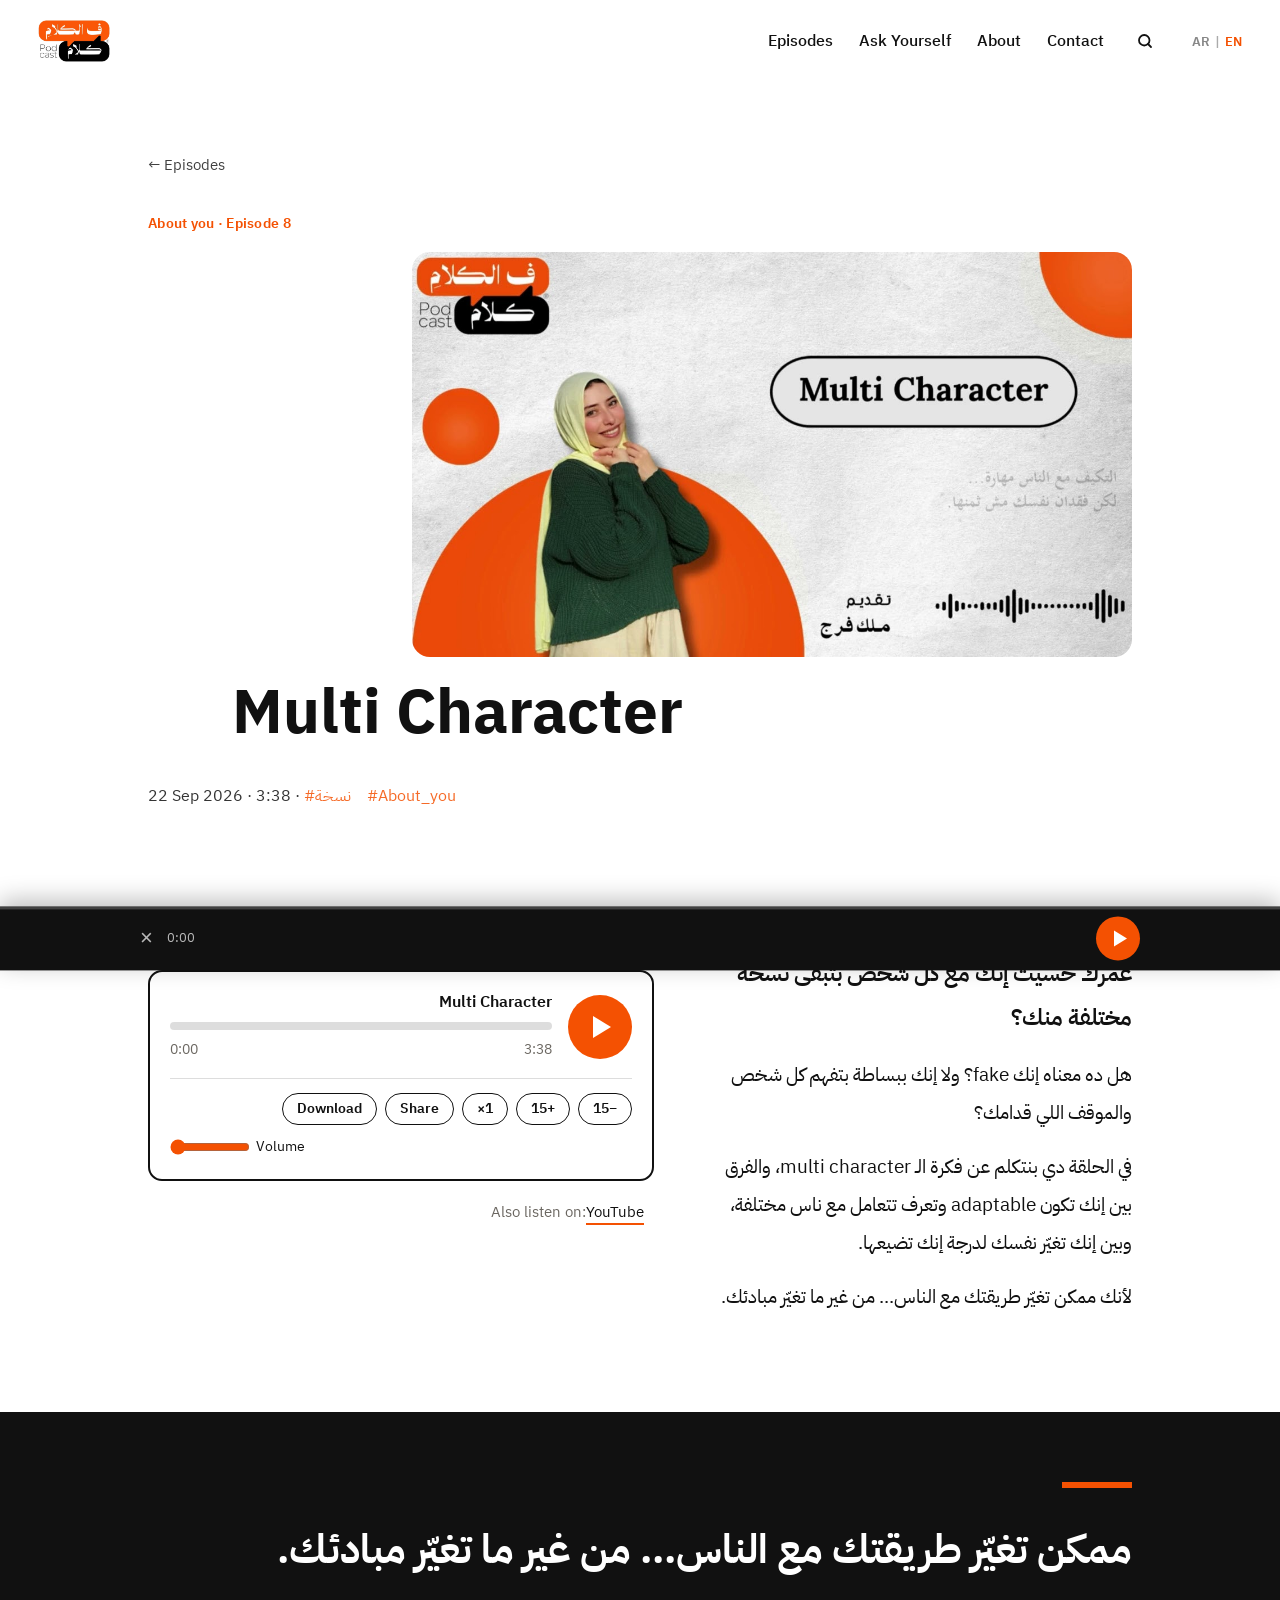
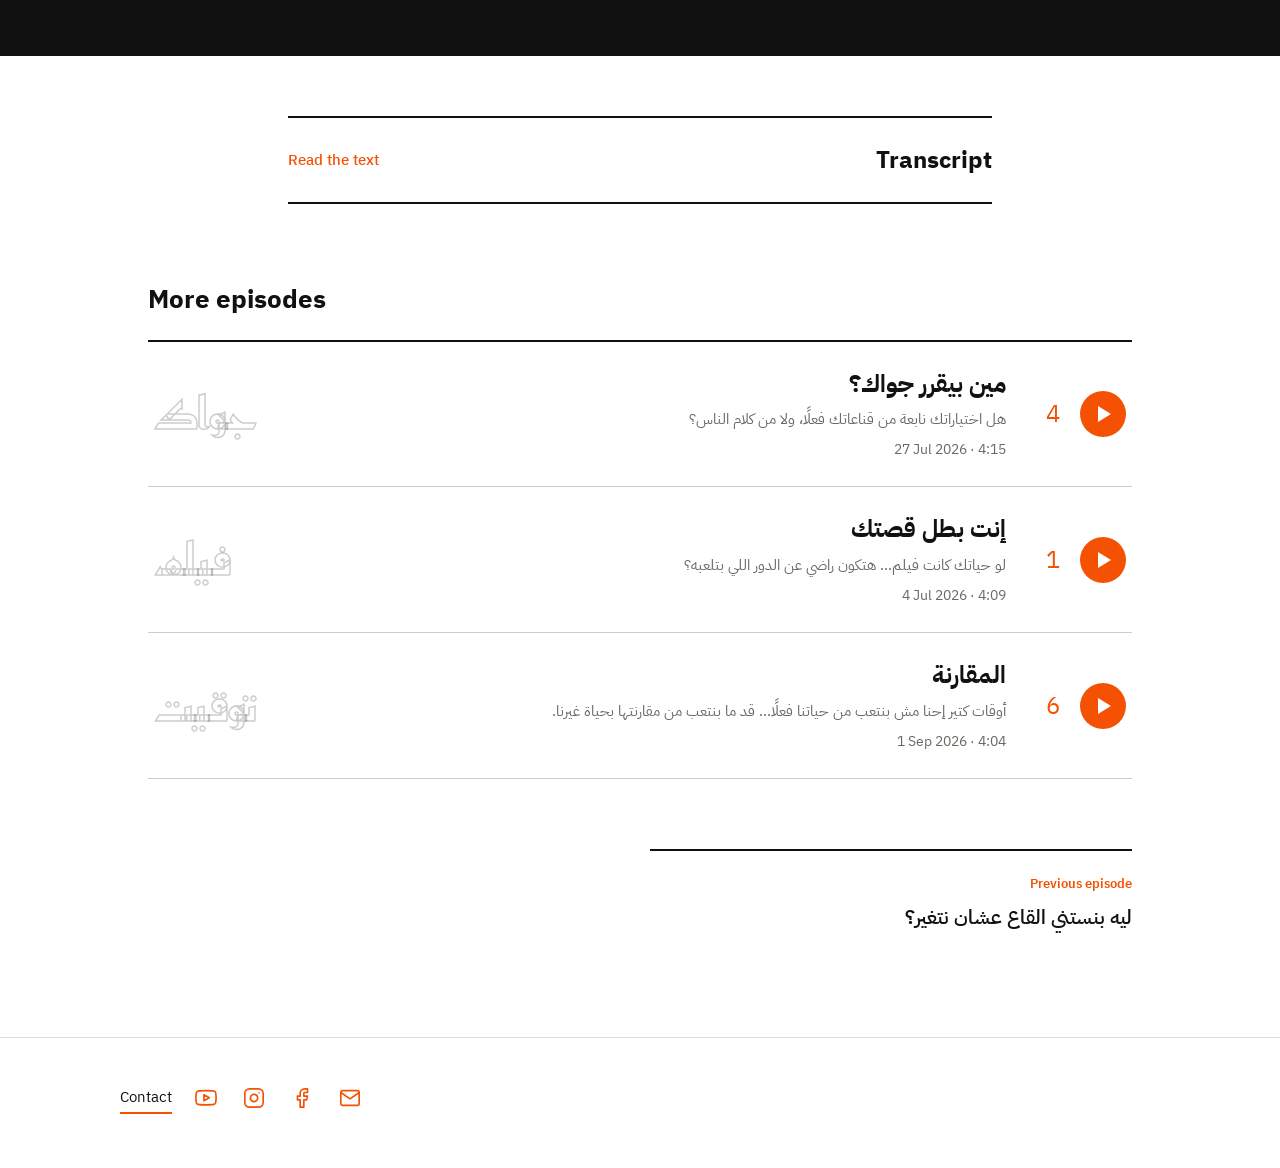
<file: ep/8.html>
<!DOCTYPE html>
<html lang="ar" dir="rtl"><head><meta charset="utf-8"><meta name="viewport" content="width=device-width,initial-scale=1">
<title>Multi Character | ف الكلامِ كلام</title><meta name="description" content="عمرك حسيت إنك مع كل شخص بتبقى نسخة مختلفة منك؟">
<meta property="og:title" content="Multi Character | ف الكلامِ كلام"><meta property="og:image" content="../logo.jpg"><link rel="icon" href="../logo.jpg">
<link rel="preconnect" href="https://fonts.googleapis.com"><link rel="preconnect" href="https://fonts.gstatic.com" crossorigin>
<link href="https://fonts.googleapis.com/css2?family=IBM+Plex+Sans+Arabic:wght@400;500;600;700&family=Reem+Kufi:wght@500;600;700&display=swap" rel="stylesheet">
<link rel="stylesheet" href="../style.css?v=46288c44"><script>document.documentElement.className="js";try{var q=location.search.match(/lang=(ar|en)/);if(q)localStorage.setItem("lang",q[1]);var L=localStorage.getItem("lang")||((navigator.language||"ar").slice(0,2)=="ar"?"ar":"en");document.documentElement.setAttribute("data-lang",L)}catch(e){}</script></head><body class="ep t8">
<header class="top"><a class="lg" href="../index.html" aria-label="ف الكلامِ كلام"><img src="../logo-t.png" alt="ف الكلامِ كلام"></a>
<nav><a href="../episodes.html">الحلقات</a><a href="../space.html">اسأل نفسك</a><a href="../about.html">عنّا</a><a href="../contact.html">تواصل</a><a class="sr" href="../episodes.html#q" aria-label="بحث"><svg width="18" height="18" viewBox="0 0 24 24" fill="none" stroke="currentColor" stroke-width="2.4" stroke-linecap="round"><circle cx="11" cy="11" r="7"/><path d="M20 20l-4-4"/></svg></a><button class="lsw" type="button" aria-label="Language"><b data-l="ar">AR</b><i>|</i><b data-l="en">EN</b></button></nav></header>
<main>
<section class="eh"><div class="bgw" aria-hidden="true">نسخة</div>
<div class="wrap"><a class="back" href="../episodes.html">← الحلقات</a>
<small class="lab">عن نفسك · الحلقة ٨</small>
<img class="eth" src="../thumbs/8.jpg" alt="Multi Character" width="1280" height="720"><h1>Multi Character</h1><div class="em">٢٢ سبتمبر ٢٠٢٦ · ٣:٣٨ · <span>#نسخة</span> <span>#عن_نفسك</span></div></div></section>
<section class="wrap body"><div class="d"><p>عمرك حسيت إنك مع كل شخص بتبقى نسخة مختلفة منك؟</p><p>هل ده معناه إنك fake؟ ولا إنك ببساطة بتفهم كل شخص والموقف اللي قدامك؟</p><p>في الحلقة دي بنتكلم عن فكرة الـ multi character، والفرق بين إنك تكون adaptable وتعرف تتعامل مع ناس مختلفة، وبين إنك تغيّر نفسك لدرجة إنك تضيعها.</p><p>لأنك ممكن تغيّر طريقتك مع الناس... من غير ما تغيّر مبادئك.</p></div>
<div class="pl"><div class="ply" data-n="8" data-src="../audio/8.mp3" data-title="Multi Character" data-url="../ep/8.html">
<div class="top2"><button class="pp" aria-label="شغّل / وقّف"></button><div class="mid"><div class="lbl">Multi Character</div>
<div class="bar" role="slider" aria-label="موضع التشغيل" tabindex="0"><i></i></div><div class="tm"><span class="cur">0:00</span><span class="tot">3:38</span></div></div></div>
<div class="ctl"><button class="sk" data-s="-15" aria-label="رجوع ١٥ ثانية">−15</button><button class="sk" data-s="15" aria-label="تقديم ١٥ ثانية">+15</button><button class="spd" aria-label="سرعة التشغيل">1×</button><button class="sh">شارك</button><a class="dl" href="../audio/8.mp3" download="ف الكلامِ كلام - 8.mp3">تحميل</a><label class="vol">الصوت <input type="range" min="0" max="1" step="0.05" value="1" aria-label="مستوى الصوت"></label></div></div><div class="lis"><span>تسمعها كمان على:</span><a href="https://www.youtube.com/@inspeechtalkk" target="_blank" rel="noopener">يوتيوب</a></div></div></section>
<section class="qt"><div class="wrap"><blockquote>ممكن تغيّر طريقتك مع الناس... من غير ما تغيّر مبادئك.</blockquote></div></section>
<section class="tr"><details><summary><span>نص الحلقة</span><i>اقرا النص</i></summary><div class="tb"><p>عمرك قابلت شخص تحسه مع كل حد بشخصية مختلفة؟ مرة هادي ومحترم جدًا، مرة هزار بصوت عالي، مرة بيتكلم بشكل فورمال، ومرة تانية تحسه شخص مختلف تمامًا.</p><p>من فترة قريت بوست عن فكرة الـ multi character، واللي بيقول إن فيه ناس بتشوف الشخص ده منافق لمجرد إنه بيتعامل بشكل مختلف مع كل شخص أو كل موقف. بس الحقيقة إن الموضوع غير كده تمامًا.</p><p>لأن الإنسان الطبيعي أصلًا مش نسخة واحدة ثابتة طول الوقت. إنت مش نفس الشخص مع صحابك زي مع أهلك، زي في الشغل أو الجامعة، زي مع طفل صغير، أو حتى مع نفسك. وده مش fake. ده وعي.</p><p>الذكاء الحقيقي إنك تبقى فاهم كل موقف محتاج منك إيه. عارف إمتى تهزر وإمتى تسكت، وإمتى تبقى هادي وإمتى تبقى رسمي، وإمتى الشخص اللي قدامك محتاج منك نسخة معينة.</p><p>وأنا شخصيًا من الناس اللي عندها الـ multi character، وساعات بصراحة بيكون مرهق جدًا، لأنك طول الوقت بتقرأ الناس. بتسأل نفسك: الشخص ده محتاج إيه؟ طب إيه الأسلوب اللي هيريّحه؟ طب أنا إزاي أوصل له من غير ما أكون متكلّف؟</p><p>بس في نفس الوقت فيه جانب جميل جدًا في الموضوع، إنك تبقى قادر تتعامل مع ناس مختلفة بعقليات مختلفة وبطاقات مختلفة. تحتوي حد، تهزر مع حد، تتعمق مع حد تاني. ودي honestly skill مهمة جدًا.</p><p>بس هنا لازم نقف عند نقطة مهمة. فيه فرق كبير بين إنك adaptable وبين إنك تضيع نفسك. لأن فيه ناس مع الوقت بتفضل تغيّر نفسها عشان ترضي كل اللي حواليها، لحد ما توصل لمرحلة هي مش عارفة هي مين أصلًا. ودي المشكلة الحقيقية. إنك تبقى مرن، دي مهارة. لكن إنك تلغي نفسك، ده exhaustion.</p><p>وفيه ناس بتحكم بسرعة على فكرة الـ multi character. لو شافوك رسمي في مكان وبتهزر في مكان تاني، بيبدأوا يسألوا: هل ده تصنّع ولا طبيعي؟ مع إن الحقيقة أبسط من كده بكتير. ولكل مقام مقال. ومش معنى إنك بتغيّر أسلوبك إنك fake.</p><p>النضج أصلًا إنك تعرف تتعامل مع كل موقف بالطريقة اللي تناسبه، وتفهم إن مش كل الناس ينفع معاها نفس الأسلوب. لكن الفرق الحقيقي إنك تغيّر طريقتك من غير ما تغيّر مبادئك.</p><p>بس رغم كده، أحيانًا الموضوع بيكون متعب نفسيًا، خصوصًا لما الناس تتعلق بنسخة معينة منك. النسخة الهادية، أو اللطيفة، أو اللي دايمًا بيسمع. ولما تبقى على طبيعتك، يتفاجئوا. وساعتها تفهم حاجة صعبة شوية: إن مش كل الناس بتحب حقيقتك. أوقات بيحبوا النسخة اللي مريّحاهم منك. ودي من أصعب الحاجات فعلًا.</p><p>عشان كده، وسط كل الشخصيات دي، أهم حاجة تفضل ثابتة هي إنت مين فعلًا. إيه اللي يشبهك؟ وإيه اللي لا؟ لأن التكيّف مع الناس طبيعي جدًا، لكن فقدان نفسك، هنا المشكلة.</p><p>وفي الآخر، الـ multi character مش نفاق. هو غالبًا وعي اجتماعي، وقدرة على فهم الناس بزيادة. بس الأهم إنك وسط كل ده ما تضيعش نفسك بين النسخ.</p><p>كانت معاكم ملك فرج، وأشوفكم في حلقة جديدة من ف الكلامِ كلام.</p></div></details></section>
<section class="wrap rel"><h2 class="h2">حلقات قريبة</h2><div class="rows"><article class="row" data-s="مين بيقرر جواك؟ هل اختياراتك نابعة من قناعاتك فعلًا، ولا من كلام الناس؟ عن نفسك جواك مين اللي بيقرر جواك؟ هل اختياراتك نابعة من قناعاتك فعلًا، ولا من كلام الناس، أو الخوف من الاختلاف، أو مجرد التعود؟ في الحلقة دي من &quot;ف الكلامِ كلام&quot; بنتكلم عن المعايير اللي بنرجعلها قبل أي قرار، وإزاي نعرف إذا كنا بنعيش بقيمنا الحقيقية ولا بقيم فرضها علينا اللي حوالينا. شاركني رأيك: إيه هو معيارك للصح والغلط في الحياة؟"><button class="rp" data-play="4" data-src="../audio/4.mp3" data-title="مين بيقرر جواك؟" data-url="../ep/4.html" aria-label="شغّل مين بيقرر جواك؟"></button><span class="num">٤</span>
<a class="rt" href="../ep/4.html"><b>مين بيقرر جواك؟</b><i>هل اختياراتك نابعة من قناعاتك فعلًا، ولا من كلام الناس؟</i><em>٢٧ يوليو ٢٠٢٦ · ٤:١٥</em></a><span class="rw" aria-hidden="true">جواك</span></article><article class="row" data-s="إنت بطل قصتك لو حياتك كانت فيلم... هتكون راضي عن الدور اللي بتلعبه؟ عن نفسك فيلم لو حياتك كانت فيلم... هتكون راضي عن الدور اللي بتلعبه؟"><button class="rp" data-play="1" data-src="../audio/1.mp3" data-title="إنت بطل قصتك" data-url="../ep/1.html" aria-label="شغّل إنت بطل قصتك"></button><span class="num">١</span>
<a class="rt" href="../ep/1.html"><b>إنت بطل قصتك</b><i>لو حياتك كانت فيلم... هتكون راضي عن الدور اللي بتلعبه؟</i><em>٤ يوليو ٢٠٢٦ · ٤:٠٩</em></a><span class="rw" aria-hidden="true">فيلم</span></article><article class="row" data-s="المقارنة أوقات كتير إحنا مش بنتعب من حياتنا فعلًا... قد ما بنتعب من مقارنتها بحياة غيرنا. عن الناس وعنك توقيت أوقات كتير إحنا مش بنتعب من حياتنا فعلًا... قد ما بنتعب من مقارنة حياتنا بحياة غيرنا. في الحلقة دي بنتكلم عن المقارنة، وإزاي ممكن تسرق فرحتنا وإنجازاتنا وإحساسنا بنفسنا، لمجرد إننا بنقيس رحلتنا برحلة شخص تاني. لأنك مش متأخر... إنت بس ماشي في توقيت مختلف."><button class="rp" data-play="6" data-src="../audio/6.mp3" data-title="المقارنة" data-url="../ep/6.html" aria-label="شغّل المقارنة"></button><span class="num">٦</span>
<a class="rt" href="../ep/6.html"><b>المقارنة</b><i>أوقات كتير إحنا مش بنتعب من حياتنا فعلًا... قد ما بنتعب من مقارنتها بحياة غيرنا.</i><em>١ سبتمبر ٢٠٢٦ · ٤:٠٤</em></a><span class="rw" aria-hidden="true">توقيت</span></article></div></section>
<section class="wrap pn"><a href="7.html"><small>الحلقة اللي قبلها</small>ليه بنستني القاع عشان نتغير؟</a></section>
</main><footer><div class="fw"><span class="fl"><a href="../contact.html">تواصل</a><a class="ic" href="https://www.youtube.com/@inspeechtalkk" target="_blank" rel="noopener"><svg viewBox="0 0 24 24" width="22" height="22" fill="none" stroke="currentColor" stroke-width="1.8" stroke-linecap="round" stroke-linejoin="round" aria-hidden="true"><path d="M22.54 6.42a2.78 2.78 0 0 0-1.94-2C18.88 4 12 4 12 4s-6.88 0-8.6.46a2.78 2.78 0 0 0-1.94 2A29 29 0 0 0 1 11.75a29 29 0 0 0 .46 5.33A2.78 2.78 0 0 0 3.4 19c1.72.46 8.6.46 8.6.46s6.88 0 8.6-.46a2.78 2.78 0 0 0 1.94-2 29 29 0 0 0 .46-5.25 29 29 0 0 0-.46-5.33z"/><path d="M9.75 15.02 15.5 11.75 9.75 8.48z"/></svg><span class="vh" style="position:absolute;width:1px;height:1px;overflow:hidden;clip:rect(0 0 0 0);white-space:nowrap">يوتيوب</span></a><a class="ic" href="https://www.instagram.com/inspeechtalk" target="_blank" rel="noopener"><svg viewBox="0 0 24 24" width="22" height="22" fill="none" stroke="currentColor" stroke-width="1.8" stroke-linecap="round" stroke-linejoin="round" aria-hidden="true"><rect x="2" y="2" width="20" height="20" rx="5"/><path d="M16 11.37A4 4 0 1 1 12.63 8 4 4 0 0 1 16 11.37z"/><path d="M17.5 6.5h.01"/></svg><span class="vh" style="position:absolute;width:1px;height:1px;overflow:hidden;clip:rect(0 0 0 0);white-space:nowrap">إنستجرام</span></a><a class="ic" href="https://www.facebook.com/share/1BJq657VJj/" target="_blank" rel="noopener"><svg viewBox="0 0 24 24" width="22" height="22" fill="none" stroke="currentColor" stroke-width="1.8" stroke-linecap="round" stroke-linejoin="round" aria-hidden="true"><path d="M18 2h-3a5 5 0 0 0-5 5v3H7v4h3v8h4v-8h3l1-4h-4V7a1 1 0 0 1 1-1h3z"/></svg><span class="vh" style="position:absolute;width:1px;height:1px;overflow:hidden;clip:rect(0 0 0 0);white-space:nowrap">فيسبوك</span></a><a class="ic" href="mailto:felklamiklam@gmail.com"><svg viewBox="0 0 24 24" width="22" height="22" fill="none" stroke="currentColor" stroke-width="1.8" stroke-linecap="round" stroke-linejoin="round" aria-hidden="true"><path d="M4 4h16c1.1 0 2 .9 2 2v12c0 1.1-.9 2-2 2H4c-1.1 0-2-.9-2-2V6c0-1.1.9-2 2-2z"/><path d="m22 6-10 7L2 6"/></svg><span class="vh" style="position:absolute;width:1px;height:1px;overflow:hidden;clip:rect(0 0 0 0);white-space:nowrap">جيميل</span></a></span></div></footer>
<script src="../app.js?v=46288c44" defer></script><script src="../i18n.js?v=46288c44" defer></script></body></html>
</file>
<file: style.css>
:root{--or:#f45102;--ink:#111;--paper:#ffffff;--mut:#6b6761;--d:'IBM Plex Sans Arabic','Noto Sans Arabic',sans-serif;--k:'Reem Kufi','IBM Plex Sans Arabic',sans-serif;--b:'IBM Plex Sans Arabic','Noto Sans Arabic',sans-serif}
*{box-sizing:border-box;margin:0;padding:0}
html{scroll-behavior:smooth}
body{font-family:var(--b);background:var(--paper);color:var(--ink);line-height:2;font-size:19px;overflow-x:hidden}
a{color:inherit;text-decoration:none}
::selection{background:var(--or);color:#fff}
.wrap{max-width:1040px;margin:0 auto;padding:0 28px}
.top{position:fixed;inset:0 0 auto 0;z-index:20;display:flex;justify-content:space-between;align-items:center;padding:16px 32px;mix-blend-mode:normal;background:linear-gradient(var(--paper),rgba(255,255,255,0))}
.lg img{height:44px;display:block}
.top nav{display:flex;gap:26px;font-weight:500;font-size:16px}
.top nav a{position:relative;padding:2px 0}
.top nav a::after{content:"";position:absolute;right:0;bottom:-2px;height:2px;width:0;background:var(--or);transition:width .3s}
.top nav a:hover::after{width:100%}
.ep .top,.ask .top{background:none}
footer{padding:40px 32px 50px;border-top:1px solid #0002;margin-top:80px}
.fw{max-width:1040px;margin:0 auto;display:flex;justify-content:space-between;gap:20px;color:var(--mut);font-size:15px;flex-wrap:wrap}
.fl a{color:var(--ink);border-bottom:2px solid var(--or)}
.btn{display:inline-block;padding:12px 30px;border-radius:99px;border:2px solid var(--ink);font-weight:600;font-size:16px;font-family:var(--b);background:transparent;color:var(--ink);cursor:pointer;transition:.25s}
.btn:hover{background:var(--ink);color:var(--paper);transform:translateY(-2px)}
.btn.pri{background:var(--or);border-color:var(--or);color:#fff}
.btn.pri:hover{background:var(--ink);border-color:var(--ink)}
.lab{display:inline-block;font-size:14px;font-weight:600;letter-spacing:.02em;color:var(--or);margin-bottom:12px}

/* hero */
.hero{min-height:100vh;display:flex;flex-direction:column;justify-content:center;padding:120px 32px 60px;max-width:1100px;margin:0 auto;position:relative}
.mark{width:120px;margin-bottom:28px;opacity:0;animation:up .8s .1s forwards}
.split{font-family:var(--d);font-weight:700;line-height:1.6;font-size:clamp(30px,5vw,64px)}
.split .l{display:block}
.split .o{color:var(--or);font-size:1.25em;position:relative;width:max-content}
.split .o::after{content:"";position:absolute;right:0;bottom:.05em;height:.07em;width:0;background:var(--or);animation:ul 1s 1.6s forwards cubic-bezier(.7,0,.2,1)}
.split .s{font-size:.55em;font-weight:600;color:var(--ink);margin-top:.4em}
.w{display:inline-block;opacity:0;transform:translateY(.45em);animation:up .7s calc(.25s + var(--i)*.09s) forwards cubic-bezier(.2,.7,.2,1)}
.cta{display:flex;gap:12px;flex-wrap:wrap;margin-top:46px;opacity:0;animation:up .8s 1.8s forwards}
.scroll{position:absolute;bottom:26px;right:32px;width:2px;height:48px;background:linear-gradient(var(--or),transparent);animation:pulse 2s infinite}
@keyframes up{to{opacity:1;transform:none}}
@keyframes ul{to{width:100%}}
@keyframes pulse{50%{opacity:.25}}

/* ask */
.ask{background:var(--ink);color:var(--paper);padding:100px 32px}
.ask .in{max-width:820px;margin:0 auto}
.ask h2{font-family:var(--d);font-size:clamp(26px,3.8vw,44px);line-height:1.7;font-weight:700;margin-bottom:34px}
.ask textarea,.ask input[name=name]{width:100%;background:transparent;border:0;border-bottom:2px solid #fff5;color:var(--paper);font:inherit;padding:12px 0;outline:0;transition:border-color .3s;resize:vertical}
.ask textarea{font-size:22px;line-height:1.8}
.ask textarea:focus,.ask input[name=name]:focus{border-color:var(--or)}
.ask ::placeholder{color:#fff6}
.types{display:flex;gap:10px;flex-wrap:wrap;margin-bottom:22px}
.types label{cursor:pointer}.types{position:relative}.types input{position:absolute;opacity:0;width:1px;height:1px}
.types span{display:inline-block;padding:6px 18px;border:1.5px solid #fff5;border-radius:99px;font-size:15px;transition:.2s}
.types input:checked+span{background:var(--or);border-color:var(--or);color:#fff}
.types label:hover span{border-color:var(--or)}
.rowf{display:flex;gap:18px;align-items:flex-end;margin-top:22px}
.rowf input{flex:1}
.ask .btn{border-color:var(--paper);color:var(--paper)}.ask .btn.pri{border-color:var(--or);color:#fff}
.msg{min-height:1.6em;margin-top:16px;color:var(--or);font-weight:500}
.hp{position:absolute;width:1px;height:1px;opacity:0;overflow:hidden;pointer-events:none}

.blk{padding:90px 0 40px}.blk.alt{background:#ebe7e0;margin-top:40px;padding-bottom:70px}
.h{font-family:var(--d);font-size:clamp(30px,4vw,46px);font-weight:700;margin-bottom:30px}
.tps{display:grid;grid-template-columns:repeat(3,1fr);gap:0;border-top:2px solid var(--ink)}
.tp{display:flex;flex-direction:column;gap:6px;padding:30px 22px 30px 0;border-bottom:2px solid var(--ink);font-family:var(--d);font-size:24px;font-weight:700;transition:.3s;position:relative}
.tp b{font-family:var(--b);font-weight:400;font-size:15px;color:var(--mut)}
.tp:hover{color:var(--or);padding-right:14px}
.all{display:inline-block;margin-top:28px;font-weight:600;border-bottom:2px solid var(--or)}
.sns{display:grid;grid-template-columns:repeat(auto-fill,minmax(260px,1fr));gap:22px}
.sns.big{margin-top:48px}
.sn{display:block;background:var(--paper);border:2px solid var(--ink);border-radius:6px;padding:24px 24px 18px;transform:rotate(var(--r,0));transition:.3s}
.sn:hover{transform:rotate(0) translateY(-6px);background:var(--or);color:#fff;box-shadow:6px 6px 0 var(--ink)}
.sn small{font-size:13px;font-weight:600;color:var(--or);transition:.3s}.sn:hover small{color:#fff}
.sn p{font-family:var(--d);font-size:20px;line-height:1.9;font-weight:600;margin:4px 0 12px}
.sn span{font-size:13px;color:var(--mut)}.sn:hover span{color:#fff}

/* pages */
.pg{padding-top:140px}
.big{font-family:var(--d);font-size:clamp(44px,8vw,96px);line-height:1.4;font-weight:700;margin-bottom:30px}
.intro{max-width:640px;font-size:21px}
.tt{font-family:var(--d);font-size:26px;color:var(--or);margin:64px 0 8px;font-weight:600}
.rows{border-top:2px solid var(--ink)}
.row{display:grid;grid-template-columns:70px 1fr auto 30px;gap:18px;align-items:center;padding:22px 6px;border-bottom:1px solid #0003;transition:.3s;position:relative;overflow:hidden}
.row .num{font-family:var(--d);font-size:28px;color:var(--or)}
.row b{display:block;font-family:var(--d);font-size:24px;line-height:1.7;font-weight:700}
.row i{display:block;font-style:normal;font-size:15px;color:var(--mut);max-width:560px}
.row .rw{font-family:var(--k);font-size:54px;color:transparent;-webkit-text-stroke:1.5px #0003;transition:.3s;font-weight:700}
.row .ar{font-size:24px;transition:.3s}
.row:hover{background:var(--ink);color:var(--paper);padding-right:20px}
.row:hover i{color:#bbb}.row:hover .rw{-webkit-text-stroke-color:var(--or);color:var(--or)}.row:hover .ar{transform:translateX(-8px);color:var(--or)}
.ab{max-width:720px;margin-top:30px}
.ab p{font-family:var(--d);font-size:clamp(24px,3.6vw,38px);line-height:1.8;font-weight:600;margin-bottom:.5em;opacity:0;transform:translateY(20px);animation:up .8s forwards}
.ab p:nth-child(1){animation-delay:.2s}.ab p:nth-child(2){animation-delay:.9s}.ab p:nth-child(3){animation-delay:1.6s}.ab p:nth-child(4){animation-delay:2.1s}.ab p:nth-child(5){animation-delay:2.8s}
.ab .o{color:var(--or);font-size:clamp(28px,4.4vw,46px)}
.ab .sig{font-family:var(--b);font-size:18px;font-weight:400;color:var(--mut);margin-top:60px}

/* episode */
.eh{position:relative;overflow:hidden;padding:150px 0 70px;min-height:56vh;display:flex;align-items:flex-end;background:var(--bg);color:var(--fg)}
.eh .wrap{position:relative;z-index:2;width:100%}
.eh h1{font-family:var(--d);font-size:clamp(32px,5vw,62px);line-height:1.6;font-weight:700;max-width:900px}
.eh .lab{color:var(--ac)}
.back{display:inline-block;margin-bottom:30px;font-size:15px;opacity:.8;transition:.2s}.back:hover{opacity:1;transform:translateX(6px)}
.bgw{position:absolute;left:-2%;top:50%;font-family:var(--k);font-weight:700;font-size:clamp(200px,38vw,520px);line-height:1;color:transparent;-webkit-text-stroke:2px var(--ac);opacity:.5;transform:translate(var(--mx,0),calc(-50% + var(--my,0)));transition:transform .4s ease-out;user-select:none;white-space:nowrap}
.t1{--bg:var(--paper);--fg:var(--ink);--ac:var(--or)}
.t2{--bg:var(--ink);--fg:var(--paper);--ac:var(--or)}
.t3{--bg:var(--or);--fg:var(--ink);--ac:var(--ink)}
.t4{--bg:#e6e1d9;--fg:var(--ink);--ac:var(--ink)}
.t5{--bg:var(--ink);--fg:var(--paper);--ac:var(--paper)}
.t6{--bg:var(--or);--fg:var(--paper);--ac:var(--paper)}
.t7{--bg:var(--ink);--fg:var(--or);--ac:var(--or)}
.t8{--bg:var(--paper);--fg:var(--ink);--ac:var(--or)}
.ep .top{background:none;color:var(--fg)}
.ep.t2 .top,.ep.t3 .top,.ep.t5 .top,.ep.t6 .top,.ep.t7 .top{color:var(--paper)}
.ep.t3 .top{color:var(--ink)}
.ep .top .lg img{filter:none}
.body{display:grid;grid-template-columns:1fr 1.2fr;gap:56px;padding-top:70px;align-items:start}
.d p{font-size:19px;margin-bottom:16px}
.d p:first-child{font-family:var(--d);font-size:23px;line-height:1.9;font-weight:600}
.pl{position:sticky;top:90px}
.yt{position:relative;display:block;width:100%;aspect-ratio:16/9;border:0;padding:0;background:#000;cursor:pointer;overflow:hidden;border-radius:4px}
.yt img{width:100%;height:100%;object-fit:cover;display:block;transition:transform .5s}
.yt:hover img{transform:scale(1.04)}
.pb{position:absolute;inset:0;margin:auto;width:76px;height:76px;border-radius:50%;background:var(--or);box-shadow:0 0 0 5px #fff;transition:.25s}
.pb::before{content:"";position:absolute;inset:0;margin:auto;width:0;height:0;border-style:solid;border-width:12px 0 12px 20px;border-color:transparent transparent transparent #fff;translate:2px 0}
.yt:hover .pb{transform:scale(1.1)}
.yt em{position:absolute;top:10px;left:10px;font-style:normal;font-size:13px;background:#000a;color:#fff;padding:0 10px;border-radius:99px}
.pl iframe{width:100%;aspect-ratio:16/9;border:0;border-radius:4px;display:block}
.qt{margin-top:80px;padding:70px 0;background:var(--ink);color:var(--paper)}
.qt blockquote{font-family:var(--d);font-size:clamp(24px,3.4vw,40px);line-height:1.8;font-weight:700;max-width:860px;position:relative}
.qt blockquote::before{content:"";display:block;width:70px;height:6px;background:var(--or);margin-bottom:26px}
.tr{max-width:760px;margin:60px auto 0;padding:0 28px}
.tr summary{list-style:none;cursor:pointer;display:flex;justify-content:space-between;align-items:center;border-top:2px solid var(--ink);border-bottom:2px solid var(--ink);padding:18px 0;font-family:var(--d);font-size:24px;font-weight:700}
.tr summary::-webkit-details-marker{display:none}
.tr summary i{font-family:var(--b);font-style:normal;font-size:15px;font-weight:500;color:var(--or)}
.tr details[open] summary i{visibility:hidden}
.tb{padding:30px 0}.tb p{font-size:19px;line-height:2.1;margin-bottom:18px}
.pn{display:grid;grid-template-columns:1fr 1fr;gap:20px;margin-top:70px}
.pn a{border:2px solid var(--ink);padding:20px 24px;font-family:var(--d);font-size:20px;font-weight:600;transition:.3s;border-radius:4px}
.pn a small{display:block;font-family:var(--b);font-size:13px;color:var(--or);font-weight:600}
.pn a:hover{background:var(--ink);color:var(--paper)}
.pn .nx{text-align:left;grid-column:2}
@media(max-width:820px){
  .top{padding:12px 18px}.top nav{gap:14px;font-size:14px}.lg img{height:36px}
  .hero{padding:110px 22px 50px}.mark{width:90px}
  .tps{grid-template-columns:1fr}.tp{padding-left:0}
  .body{grid-template-columns:1fr;gap:34px;padding-top:44px}.pl{position:static;order:-1}
  .row{grid-template-columns:44px 1fr 24px;gap:10px}.row .rw{display:none}.row b{font-size:24px}.row .num{font-size:26px}
  .eh{padding:120px 0 50px;min-height:48vh}
  .pn{grid-template-columns:1fr}.pn .nx{grid-column:1}
  .rowf{flex-direction:column;align-items:stretch}
  .ask{padding:70px 22px}
}
@media(prefers-reduced-motion:reduce){*{animation:none!important;transition:none!important}.w,.mark,.cta,.ab p{opacity:1!important;transform:none!important}.split .o::after{width:100%}}

/* player */
.cov{position:relative;aspect-ratio:16/9;overflow:hidden;border-radius:4px;background:#000}
.cov img{width:100%;height:100%;object-fit:cover;display:block}
.ply{margin-top:18px;border:2px solid var(--ink);border-radius:14px;padding:18px 20px;background:#fff;color:var(--ink)}
.ply .top2{display:flex;align-items:center;gap:16px}
.pp{flex:none;width:64px;height:64px;border-radius:50%;border:0;background:var(--or);cursor:pointer;position:relative;transition:.2s;box-shadow:0 0 0 0 #f4510255}
.pp:hover{transform:scale(1.07)}
.pp::before{content:"";position:absolute;inset:0;margin:auto;width:0;height:0;border-style:solid;border-width:11px 0 11px 18px;border-color:transparent transparent transparent #fff;translate:2px 0}
.playing .pp::before{width:18px;height:22px;border:0;border-left:6px solid #fff;border-right:6px solid #fff;transform:none;translate:0}
.playing .pp{animation:ring 1.8s infinite}
@keyframes ring{70%{box-shadow:0 0 0 14px #f4510200}100%{box-shadow:0 0 0 0 #f4510200}}
.mid{flex:1;min-width:0}
.lbl{font-weight:600;font-size:16px;line-height:1.6;margin-bottom:6px}
.bar{height:8px;border-radius:99px;background:#0002;cursor:pointer;position:relative;touch-action:none}
.bar i{position:absolute;inset:0 0 0 auto;width:0;background:var(--or);border-radius:99px}
.bar::after{content:"";position:absolute;top:50%;width:16px;height:16px;border-radius:50%;background:var(--ink);transform:translate(50%,-50%);right:var(--p,0%);opacity:0;transition:opacity .2s}
.bar:hover::after,.playing .bar::after{opacity:1}
.tm{display:flex;justify-content:space-between;font-size:14px;color:var(--mut);direction:ltr;font-variant-numeric:tabular-nums;margin-top:6px}
.ctl{display:flex;flex-wrap:wrap;gap:8px;align-items:center;margin-top:14px;padding-top:14px;border-top:1px solid #0002}
.ctl button,.ctl a{border:1.5px solid var(--ink);background:transparent;color:var(--ink);border-radius:99px;padding:2px 14px;font:600 14px/1.9 var(--b);cursor:pointer;transition:.2s}
.ctl button:hover,.ctl a:hover{background:var(--ink);color:#fff}
.vol{display:flex;align-items:center;gap:6px;margin-inline-start:auto;font-size:14px}
.vol input{width:80px;accent-color:var(--or)}
.na{font-size:15px;color:var(--mut);margin-top:10px}
/* mini */
#mini{position:fixed;inset:auto 0 0 0;z-index:40;background:var(--ink);color:#fff;transform:translateY(110%);transition:transform .4s cubic-bezier(.2,.8,.2,1);box-shadow:0 -6px 24px #0004}
#mini.on{transform:none}
#mini .mb{position:absolute;inset:0 0 auto 0;height:3px;background:#fff3}
#mini .mb i{position:absolute;inset:0 0 0 auto;width:0;background:var(--or)}
#mini .mi{max-width:1040px;margin:0 auto;padding:10px 20px;display:flex;align-items:center;gap:14px}
#mini .pp{width:44px;height:44px}
#mini .pp::before{border-width:8px 0 8px 13px}
#mini.playing .pp::before,.playing#mini .pp::before{width:13px;height:16px;border-left:4px solid #fff;border-right:4px solid #fff;border-top:0;border-bottom:0}
#mini a{flex:1;min-width:0;white-space:nowrap;overflow:hidden;text-overflow:ellipsis;font-weight:600;font-size:16px}
#mini small{color:#bbb;font-size:13px;direction:ltr;font-variant-numeric:tabular-nums}
#mini .x{background:none;border:0;color:#fff;font-size:22px;cursor:pointer;opacity:.7;line-height:1}
#mini .x:hover{opacity:1}
body.hasmini footer{padding-bottom:100px}
@media(max-width:820px){.vol{display:none}.ply{padding:14px}}

/* ---- v5 ---- */
.top nav{align-items:center}.top nav .sr{display:flex;padding:6px}
.pills{position:absolute;inset:0;overflow:hidden;pointer-events:none;z-index:0}
.pills i{position:absolute;border-radius:999px;display:block}
.pl1{width:340px;height:120px;background:var(--or);left:-60px;top:22%;transform:rotate(-8deg);animation:fl 9s ease-in-out infinite}
.pl2{width:260px;height:96px;background:var(--ink);left:90px;top:calc(22% + 150px);transform:rotate(5deg);animation:fl 11s -3s ease-in-out infinite}
.pl3{width:90px;height:90px;border:6px solid var(--or);left:300px;top:12%;animation:fl 8s -2s ease-in-out infinite}
.dots{position:absolute;left:40px;bottom:14%;font-size:44px;letter-spacing:.2em;color:var(--or);font-weight:700}
@keyframes fl{50%{translate:0 -16px}}
.hero>*:not(.pills){position:relative;z-index:1}
.hero .mark{display:none}
.hero .scroll{position:absolute}
.hero{align-items:flex-start}
.split{text-align:right}
.bp{cursor:pointer}
.feat{padding:90px 0 20px}
.fg{display:grid;grid-template-columns:.9fr 1.2fr;gap:56px;align-items:center}
.art{position:relative;aspect-ratio:1/1;max-height:420px;width:100%;background:var(--bg);color:var(--fg);border-radius:28px;overflow:hidden;display:flex;align-items:center;justify-content:center}
.aw{font-family:var(--k);font-weight:700;font-size:clamp(110px,16vw,210px);line-height:1;color:transparent;-webkit-text-stroke:2px var(--ac)}
.an{position:absolute;top:18px;right:24px;font-family:var(--d);font-weight:700;font-size:26px;color:var(--ac)}
.fx h2{font-family:var(--d);font-size:clamp(30px,4vw,48px);line-height:1.6;font-weight:700;margin:4px 0 8px}
.fx p{font-size:21px;max-width:560px}
.fm{color:var(--mut);font-size:15px;margin:10px 0 22px}
.cta2{display:flex;gap:12px;flex-wrap:wrap}
.blk.alt{background:none}
/* rows */
.row{grid-template-columns:52px 40px 1fr auto;gap:14px;cursor:default}
.row .rt{display:block}.row .rt em{display:block;font-style:normal;font-size:14px;color:var(--mut);margin-top:2px}
.row:hover .rt em{color:#bbb}
.row .rt::after{content:"";position:absolute;inset:0}
.row .rp{position:relative;z-index:2}
.rp{width:46px;height:46px;border-radius:50%;border:0;background:var(--or);cursor:pointer;position:relative;flex:none;transition:.2s}
.rp::before{content:"";position:absolute;inset:0;margin:auto;width:0;height:0;border-style:solid;border-width:8px 0 8px 13px;border-color:transparent transparent transparent #fff;translate:1px 0}
.rp.playing::before{width:12px;height:16px;border:0;border-left:4px solid #fff;border-right:4px solid #fff;transform:none;translate:0}
.rp:hover{transform:scale(1.1)}
.btn.bp{display:inline-flex;align-items:center;gap:10px}
.btn.bp::before{content:"";width:0;height:0;border-style:solid;border-width:7px 0 7px 11px;border-color:transparent transparent transparent #fff}
.btn.bp.playing::before{width:11px;height:14px;border:0;border-left:4px solid #fff;border-right:4px solid #fff;transform:none}
.row .num{font-size:24px}
.row .rw{font-size:44px}
.tps{margin-top:70px}
/* typographic quotes */
.tqs{list-style:none;border-top:2px solid var(--ink)}
.tq{padding:30px 0;border-bottom:1px solid #0003;display:grid;grid-template-columns:90px 1fr;gap:6px 24px;align-items:baseline}
.tq small{font-size:14px;font-weight:600;color:var(--or)}
.tq p{font-family:var(--d);font-size:clamp(22px,3vw,34px);line-height:1.8;font-weight:600;grid-column:2}
.tq a{grid-column:2;font-size:14px;color:var(--mut);transition:.2s}.tq a:hover{color:var(--or)}
.tq small{grid-column:1;grid-row:1}
.soon{color:var(--mut);padding:10px 0 20px}
/* archive */
.sbar{margin:34px 0 18px}
.sbar input{width:100%;border:0;border-bottom:2px solid var(--ink);background:none;font:500 22px var(--b);padding:12px 0;outline:0}
.sbar input:focus{border-color:var(--or)}
.tabs{display:flex;gap:8px;margin-bottom:26px;flex-wrap:wrap}
.tabs button{border:1.5px solid var(--ink);background:none;border-radius:99px;padding:2px 20px;font:600 15px/2 var(--b);cursor:pointer;transition:.2s}
.tabs button.on,.tabs button:hover{background:var(--ink);color:#fff}
.view{display:none}.view.on{display:block}.view.rows{border-top:2px solid var(--ink)}
.none{padding:30px 0;color:var(--mut)}
/* episode */
.em{margin-top:18px;font-size:16px;opacity:.85}.em span{margin-inline-end:12px;color:var(--ac)}
.lis{margin-top:16px;font-size:15px;color:var(--mut)}.lis a{margin-inline-start:10px;color:var(--ink);border-bottom:2px solid var(--or)}
.rel{margin-top:70px}.h2{font-family:var(--d);font-size:26px;margin-bottom:14px}
.pn a{border:0;border-top:2px solid var(--ink);border-radius:0;padding:20px 0}
.pn a:hover{background:none;color:var(--or)}
/* about / contact */
.abg{display:grid;grid-template-columns:1.4fr 1fr;gap:56px;align-items:center}
.who .ph{aspect-ratio:4/5;border-radius:28px;background:#f2f2f2;border:2px dashed #0004;display:flex;align-items:center;justify-content:center;color:var(--mut);font-size:15px}
.who figcaption{margin-top:14px;font-size:18px}.who b{color:var(--or)}
.sig{margin-top:60px;color:var(--mut)}
.cg{display:grid;grid-template-columns:1.4fr 1fr;gap:56px}
.soc{list-style:none}.soc a{display:block;padding:16px 0;border-bottom:1px solid #0003;font-weight:600;font-size:20px;transition:.2s}.soc a:hover{color:var(--or)}.soc span{color:var(--mut);font-weight:400;font-size:15px;margin-inline-start:10px}
.wf.light textarea,.wf.light input[name=name]{width:100%;background:transparent;border:0;border-bottom:2px solid var(--ink);color:var(--ink);font:inherit;padding:12px 0;outline:0;resize:vertical}
.wf.light textarea:focus,.wf.light input[name=name]:focus{border-color:var(--or)}
.wf.light .types span{border-color:var(--ink)}
.cons{display:flex;gap:10px;align-items:flex-start;margin-top:22px;font-size:15px;cursor:pointer;color:#ddd}
.cons input{accent-color:var(--or);margin-top:8px;width:18px;height:18px}
/* reveal */
.js .rv{opacity:0;transform:translateY(26px);transition:opacity .8s,transform .8s}
.js .rv.in{opacity:1;transform:none}
@media(max-width:820px){
 .fg,.abg,.cg{grid-template-columns:1fr;gap:30px}
 .pl1{width:220px;height:80px;left:-50px}.pl2{width:170px;height:64px;left:20px;top:calc(22% + 100px)}.pl3{display:none}.dots{font-size:30px}
 .row{grid-template-columns:46px 1fr;gap:10px}.row .num,.row .rw{display:none}
 .tq{grid-template-columns:1fr}.tq small,.tq p,.tq a{grid-column:1;grid-row:auto}
 .top nav{gap:10px;font-size:13px}.lg img{height:32px}
 .art{max-height:260px}
}
@media(prefers-reduced-motion:reduce){.js .rv{opacity:1;transform:none}.pills i{animation:none}}
.who .ph{border:0;background:#f2f2f2;overflow:hidden}.who .ph img{width:100%;height:100%;object-fit:cover;object-position:50% 20%;display:block}
.fl{display:flex;gap:22px}
@media(max-width:820px){
 .hero{padding-top:250px}
 .pills{inset:0 0 auto 0;height:230px}
 .pl1{top:70px;left:-40px}.pl2{top:120px;left:60px}.dots{display:none}
}
@media(max-width:820px){.pills .pl3{display:none}}
/* v5.1 fixes */
.bgw{top:auto;bottom:-.12em;left:2%;line-height:.95;font-size:clamp(130px,22vw,300px);transform:translate(var(--mx,0),var(--my,0));opacity:.45;max-width:96%;overflow:hidden}
.eh{min-height:420px}
@media(max-width:820px){
 .top{flex-wrap:wrap;padding:8px 16px 0;row-gap:2px;background:rgba(255,255,255,.96)}
 .ep .top,.ask .top{background:rgba(255,255,255,.96)}
 .top nav{order:3;width:100%;justify-content:space-between;font-size:14px;gap:0;padding:4px 0 8px}
 .top .lg img{height:34px}
 .hero{padding-top:260px}
 .pills{top:70px;height:190px}
 .pl1{top:20px}.pl2{top:70px}
 .pg{padding-top:150px}
 .eh{padding-top:150px}
 .bgw{font-size:clamp(100px,34vw,200px)}
}
@media(max-width:820px){.ep .top,.ep.t2 .top,.ep.t3 .top,.ep.t5 .top,.ep.t6 .top,.ep.t7 .top{color:var(--ink)}}
.bgw{bottom:.02em;left:4%;line-height:1.15;font-size:clamp(110px,17vw,230px);overflow:visible;max-width:none}
.ep .lg{background:#fff;border-radius:12px;padding:3px 5px;display:block}
@media(max-width:820px){.bgw{font-size:clamp(90px,30vw,170px);bottom:0}.ep .lg{padding:2px 4px}}
@media(max-width:820px){.bgw{opacity:.18;font-size:clamp(90px,26vw,150px)}}
/* cover tiles + episode thumbnails */
.art{background:var(--or);color:#fff;aspect-ratio:1/1;max-height:420px;display:block;padding:26px}
.art .al,.etile .al{position:absolute;left:22px;top:22px;width:64px;border-radius:8px}
.art .ak,.etile .ak{position:absolute;right:26px;top:24px;font-size:17px;font-weight:600}
.art .an,.etile .an{position:absolute;right:26px;top:50px;left:auto;font-family:var(--d);font-size:clamp(72px,9vw,110px);line-height:1.1;font-weight:700;color:#fff}
.art .at,.etile .at{position:absolute;right:26px;left:26px;bottom:24px;font-family:var(--d);font-weight:700;font-size:clamp(26px,3vw,38px);line-height:1.45;text-align:right}
.eth{height:auto;display:block;width:100%;max-width:720px;aspect-ratio:16/9;object-fit:cover;border-radius:18px;margin:14px 0 6px}
.etile{position:relative;background:var(--or);color:#fff;overflow:hidden}
.eh .bgw{display:none}
@media(max-width:700px){.art .al,.etile .al{width:50px}.etile .at{font-size:24px}.etile .an{font-size:56px}}

.ab2{max-width:640px}.ab2 p{font-size:19px;line-height:2;margin-bottom:1em;opacity:1;animation:none}.ab2 .lead{font-family:var(--d);font-size:28px;line-height:1.7;margin-bottom:.8em}.ab2 .en{text-align:left;font-size:17px;color:var(--or);margin:1.4em 0}.who2{margin:0 0 1.4em}.who2 .ph{aspect-ratio:4/5;border-radius:28px;overflow:hidden;background:#f2f2f2}.who2 img{width:100%;height:100%;object-fit:cover;object-position:50% 20%;display:block}.ab2 .wel{font-size:24px;font-family:var(--d)}.ab2 b{font-weight:700}
.top nav a::after{right:auto;left:0}

.lsw{font:600 13px/1 var(--b,inherit);display:inline-flex;gap:5px;align-items:center;background:none;border:0;cursor:pointer;padding:6px;color:inherit;direction:ltr}
.lsw i{font-style:normal;opacity:.35}.lsw b{opacity:.5;font-weight:600}
html[data-lang=ar] .lsw [data-l=ar],html[data-lang=en] .lsw [data-l=en]{color:#F45102;opacity:1}
html[data-lang=en] .top{direction:ltr}
html[data-lang=en] .top nav a::after{right:auto;left:0}
html[data-lang=en] .em,html[data-lang=en] .fm,html[data-lang=en] .rt em,html[data-lang=en] .back,html[data-lang=en] .lab{direction:ltr;text-align:right}
html[data-lang=en] .em span{unicode-bidi:isolate}
html[data-lang=en] .ask h2{direction:rtl;text-align:right}
html[data-lang=en] .tp b,html[data-lang=en] .tp span{direction:ltr;text-align:right;display:block}
html[data-lang=en] .tq a{direction:ltr;text-align:right;display:block}
.fl{align-items:center}
.fl a.ic{border-bottom:0;display:inline-flex;width:40px;height:40px;align-items:center;justify-content:center;border-radius:50%;color:var(--or);transition:.2s}
.fl a.ic svg{width:22px;height:22px;fill:none;stroke:currentColor;stroke-width:1.8;stroke-linecap:round;stroke-linejoin:round}
.fl a.ic:hover,.fl a.ic:focus-visible{background:var(--or);color:#fff}
.vh{position:absolute;width:1px;height:1px;overflow:hidden;clip:rect(0 0 0 0);white-space:nowrap}
.fl{gap:8px}
.fl a:first-child{margin-inline-end:6px}
html[data-lang=en] .fw{direction:ltr}
html[data-lang=en] .soc,html[data-lang=en] .ctt{direction:ltr;text-align:left}
/* EN preview: layout stays RTL, each text block aligns by its own language */
html[data-lang=en] body :is(h1,h2,h3,h4,p,blockquote,li,label,figcaption,.hero a,.btn,.ask h2,.ask label,.sec h2):not(.lsw):not(.lsw *):not(.top *):not(.fw *):not(.tm):not(.tm *):not(.soc *):not(.tt):not(.cap){unicode-bidi:plaintext;text-align:start}
html[data-lang=en] input::placeholder,html[data-lang=en] textarea::placeholder{font-size:14px}
html[data-lang=en] .tt,html[data-lang=en] .lab,html[data-lang=en] .em,html[data-lang=en] .back{direction:ltr;text-align:left;display:block}
html[data-lang=en] .lab{display:block}
html[data-lang=en] .tq small,html[data-lang=en] .tp span,html[data-lang=en] .tp b{display:block;direction:ltr;text-align:left}
html[data-lang=en] .tp{text-align:left}
</file>
